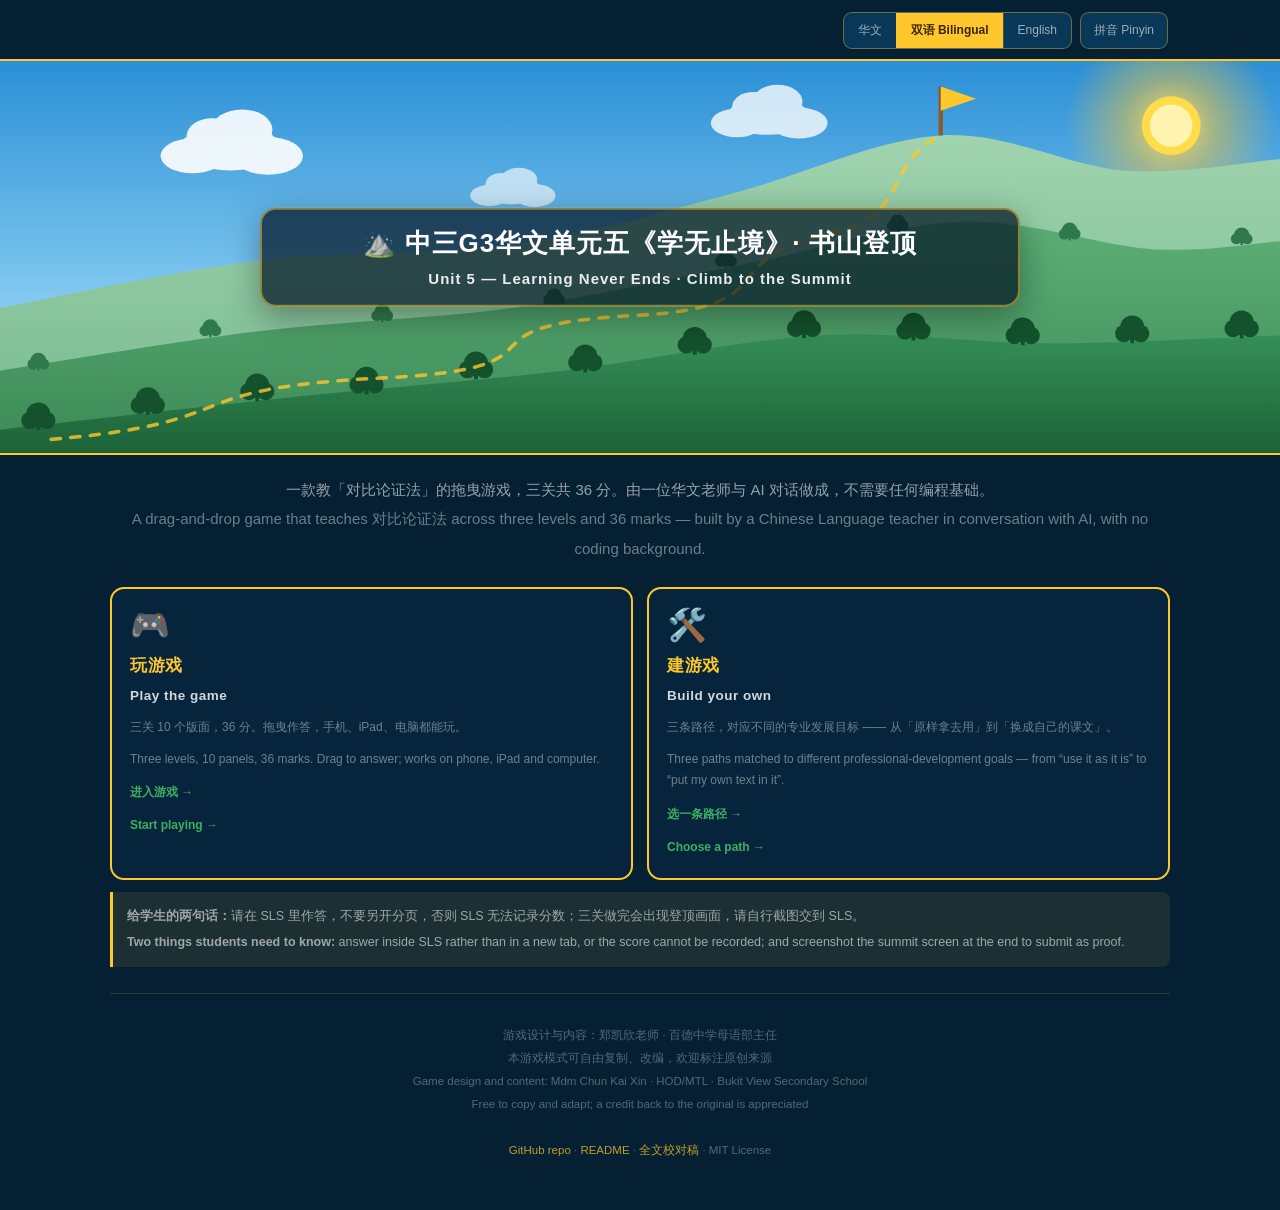
<file: index.html>
<!DOCTYPE html>
<!--
  ════════════════════════════════════════════════
  落地页 ｜ Landing page
  两道门：① 玩游戏  ② 建游戏（内含三条分层路径）
  Two doors: ① play the game  ② build your own (three differentiated paths)

  游戏本身在 game.html；SLS 版在 sls/index.html。
  The game itself is game.html; the SLS build is sls/index.html.

  页头那片山景不是另外画的插图 —— assets/scene.js 是从 game.html 抽出来的，
  所以这里的山、云、太阳，就是学生等一下要爬的那一片。
  The header scenery is not a separate illustration: assets/scene.js is
  extracted from game.html, so these are literally the hills the students climb.
  ════════════════════════════════════════════════
-->
<html lang="zh-Hans">
<head>
<meta charset="utf-8">
<meta name="viewport" content="width=device-width,initial-scale=1">
<title>中三G3华文单元五《学无止境》· 书山登顶 ｜ S3 G3 Chinese Unit 5</title>
<link rel="stylesheet" href="assets/site.css">
<script src="assets/pinyin.js" defer></script>
<script src="assets/scene.js" defer></script>
<script src="assets/site.js" defer></script>
</head>
<body>
<div class="wrap home">
<div id="langbar"></div>
</div>

<div class="scene">
  <div class="art" id="hero"></div>
  <div class="title">
    <span class="zh">⛰️ 中三G3华文单元五《学无止境》· 书山登顶</span>
    <span class="en">Unit 5 — Learning Never Ends · Climb to the Summit</span>
  </div>
</div>

<div class="wrap home">

<div class="intro">
  <p class="zh">一款教「对比论证法」的拖曳游戏，三关共 36 分。由一位华文老师与 AI 对话做成，不需要任何编程基础。</p>
  <p class="en">A drag-and-drop game that teaches 对比论证法 across three levels and 36 marks — built by a Chinese Language teacher in conversation with AI, with no coding background.</p>
</div>

<!-- ══════════ 两道门 ｜ the two doors ══════════ -->
<section id="home" class="section on">
  <div class="doors">
    <a class="door" href="game.html">
      <span class="icon">🎮</span>
      <span class="ttl zh">玩游戏</span>
      <span class="ttl en">Play the game</span>
      <span class="desc zh">三关 10 个版面，36 分。拖曳作答，手机、iPad、电脑都能玩。</span>
      <span class="desc en">Three levels, 10 panels, 36 marks. Drag to answer; works on phone, iPad and computer.</span>
      <span class="go zh">进入游戏 →</span>
      <span class="go en">Start playing →</span>
    </a>

    <button class="door" type="button" onclick="show('build')">
      <span class="icon">🛠️</span>
      <span class="ttl zh">建游戏</span>
      <span class="ttl en">Build your own</span>
      <span class="desc zh">三条路径，对应不同的专业发展目标 —— 从「原样拿去用」到「换成自己的课文」。</span>
      <span class="desc en">Three paths matched to different professional-development goals — from “use it as it is” to “put my own text in it”.</span>
      <span class="go zh">选一条路径 →</span>
      <span class="go en">Choose a path →</span>
    </button>
  </div>

  <div class="note">
    <p class="zh"><b>给学生的两句话：</b>请在 SLS 里作答，不要另开分页，否则 SLS 无法记录分数；三关做完会出现登顶画面，请自行截图交到 SLS。</p>
    <p class="en"><b>Two things students need to know:</b> answer inside SLS rather than in a new tab, or the score cannot be recorded; and screenshot the summit screen at the end to submit as proof.</p>
  </div>
</section>

<!-- ══════════ 三条分层路径 ｜ the three differentiated paths ══════════ -->
<section id="build" class="section">
  <div class="secHead">
    <h2 class="zh">你今天想做到哪一步？</h2>
    <h2 class="en">How far do you want to go today?</h2>
    <p class="zh">三条路径没有难易高下之分，也不必按顺序走。请按自己的专业发展目标选一条，每条都能独立完成。</p>
    <p class="en">The three paths aren’t ranked and don’t run in sequence — pick whichever matches your own goal. Each one stands on its own.</p>
  </div>

  <!-- ══════ 只为了拿压缩档而来的老师 ｜ teachers who came for one file ══════
       回访的老师多半只为一件事：拿那个 zip 去上传 SLS。让他们为此走完一整条路径，是白走的。
       所以压缩档就摆在三条路径上面，路径 1 里那一份留着，给第一次做的人看完整步骤。
       A returning teacher usually wants one thing — the zip, to upload to SLS. Making them
       walk a whole path to reach it is wasted. So it sits above the three paths; the copy
       inside Path 1 stays, for anyone doing it for the first time. -->
  <div class="note">
    <p class="zh"><b>只想拿 SLS 压缩档？</b>已经压好了，不必自己压。下载后直接上传。</p>
    <p class="en"><b>Just here for the SLS archive?</b> It is already packaged — nothing to zip. Download it and upload it as it is.</p>
    <div class="dl">
      <a class="btn" href="unit5sls.zip" download>⬇ unit5sls.zip <span class="sub">直接上传 SLS ｜ upload straight to SLS</span></a>
      <a class="btn ghost" href="tasks/1-use-as-is.html#sls">📄 <span class="zh">上传步骤与常见错误</span><span class="en">Upload steps and the usual mistakes</span></a>
    </div>
  </div>

  <!-- 这一段是拿一整个班的分数换来的，所以放大、放在路径上面，不放在页面深处。
       This paragraph cost a full class's marks, so it is large and sits above the paths,
       not buried somewhere further down the page. -->
  <div class="note warn">
    <p class="zh"><b>上传时一定要选 Question → Free-Response → Interactive Response。</b></p>
    <p class="en"><b>Upload it as Question → Free-Response → Interactive Response.</b></p>
    <p class="zh">选成 <b>Text/Media 是最容易犯、也最难发现的错</b>：游戏照样打得开，学生照样三关做到底，但<b>分数一个都不会记录</b>，教师后台永远是空的 —— 而这件事要等到你去看成绩时才会发现。这是作者自己踩过的坑，一个班的分数。</p>
    <p class="en">Choosing <b>Text/Media is the easy mistake, and the hard one to notice</b>: the game still opens, students still play all three levels through, but <b>not a single mark is recorded</b> and the gradebook stays empty — which you only discover when you go looking for the marks. The author made exactly this mistake, and it cost a class.</p>
    <p class="zh">另外，<b>Maximum Marks 要设成 36</b>（开场画面显示的满分）。留在预设的 0，分数送出了也显示不出来。官方说明：<a href="https://www.learning.moe.edu.sg/teacher-user-guide/author/html5-content-development/" target="_blank" rel="noopener">SLS Teacher User Guide</a>。</p>
    <p class="en">Also set <b>Maximum Marks to 36</b>, the number on the opening screen — left at the default 0, the score is sent but never shown. Official reference: <a href="https://www.learning.moe.edu.sg/teacher-user-guide/author/html5-content-development/" target="_blank" rel="noopener">SLS Teacher User Guide</a>.</p>
  </div>

  <div class="paths">
    <a class="door" href="tasks/1-use-as-is.html">
      <span class="badge zh">路径 1</span>
      <span class="badge en">PATH 1</span>
      <span class="icon">🚀</span>
      <span class="ttl zh">原样拿去用</span>
      <span class="ttl en">Use it as it is</span>
      <span class="desc zh">内容一个字不改，把游戏变成你自己的网址，或上传到 SLS 自动记分。</span>
      <span class="desc en">Change nothing — publish your own copy, or upload the SLS build and let it mark itself.</span>
      <ul>
        <li class="zh">开一个 GitHub 账号（附步骤）</li>
        <li class="en">Create a GitHub account (steps included)</li>
        <li class="zh">复制 repo、开启 Pages</li>
        <li class="en">Copy the repo, switch on Pages</li>
        <li class="zh">上传 SLS，分数进教师后台</li>
        <li class="en">Upload to SLS so scores reach the gradebook</li>
      </ul>
      <span class="go zh">开始 →</span>
      <span class="go en">Start →</span>
    </a>

    <a class="door" href="tasks/2-change-art.html">
      <span class="badge zh">路径 2</span>
      <span class="badge en">PATH 2</span>
      <span class="icon">🎨</span>
      <span class="ttl zh">换角色美术</span>
      <span class="ttl en">Change the artwork</span>
      <span class="desc zh">题目不变，把四个角色换成你们学校的校服，或换掉整片山景。</span>
      <span class="desc en">Keep the questions; swap the four characters for your school’s uniform, or repaint the scenery.</span>
      <ul>
        <li class="zh">用 AI 生成五个动作的角色图</li>
        <li class="en">Generate a 5-pose character with AI</li>
        <li class="zh">跑一行指令拼成贴图</li>
        <li class="en">One command stitches the sheet</li>
        <li class="zh">山形与配色都在一处，改一次全站跟着改</li>
        <li class="en">Hills and palette live in one place and propagate everywhere</li>
      </ul>
      <span class="go zh">开始 →</span>
      <span class="go en">Start →</span>
    </a>

    <a class="door" href="tasks/3-change-questions.html">
      <span class="badge zh">路径 3</span>
      <span class="badge en">PATH 3</span>
      <span class="icon">✍️</span>
      <span class="ttl zh">换成自己的课文</span>
      <span class="ttl en">Put your own text in it</span>
      <span class="desc zh">改题库、改拼音，交给 AI 生成新版本 —— 全程不必碰程序码。</span>
      <span class="desc en">Rewrite the questions and pinyin, and let the AI rebuild the game — without touching any code.</span>
      <ul>
        <li class="zh">下载全文校对稿，看清楚每一题</li>
        <li class="en">Download the proofreading dump and see every item</li>
        <li class="zh">换成你的课文与题目</li>
        <li class="en">Replace with your own text and questions</li>
        <li class="zh">照抄提示语交给 AI</li>
        <li class="en">Paste the ready-made prompt into the AI</li>
      </ul>
      <span class="go zh">开始 →</span>
      <span class="go en">Start →</span>
    </a>
  </div>

  <div class="center">
    <button class="back" type="button" onclick="show('home')">
      <span class="zh">← 回上一页</span><span class="en">← Back</span>
    </button>
  </div>
</section>

<div class="rule"></div>

<footer>
  <div class="zh">游戏设计与内容：郑凯欣老师 · 百德中学母语部主任<br>本游戏模式可自由复制、改编，欢迎标注原创来源</div>
  <div class="en">Game design and content: Mdm Chun Kai Xin · HOD/MTL · Bukit View Secondary School<br>Free to copy and adapt; a credit back to the original is appreciated</div>
  <br>
  <a href="https://github.com/kaixinbuilds/S3G3CLChapter5Revision">GitHub repo</a> ·
  <a href="README.md">README</a> ·
  <a href="docs/全文校对稿.md">全文校对稿</a> ·
  MIT License
</footer>

</div>

<script>
// 两道门之间切换，并把选择记进网址，方便直接分享某一页
// Switch between the doors and mirror the choice in the URL so a path can be linked directly
function show(id){
  document.querySelectorAll('.section').forEach(s=>s.classList.toggle('on',s.id===id));
  history.replaceState(null,'',id==='home'?location.pathname:'#'+id);
  window.scrollTo({top:0,behavior:'smooth'});
}
if(location.hash==='#build')show('build');

// 页头的山景：量好页头的形状再画，转屏或改窗口都重画一次，任何尺寸都不会被裁掉
// The header scenery is painted to the header's measured shape and repainted on
// resize, so it never crops awkwardly at any window size.
window.addEventListener('DOMContentLoaded',function(){
  var hero=document.getElementById('hero'), t=null;
  function paint(){ if(window.fitScene) fitScene(hero); }
  paint();
  window.addEventListener('resize',function(){clearTimeout(t);t=setTimeout(paint,160)});
});
</script>
</body>
</html>
</file>
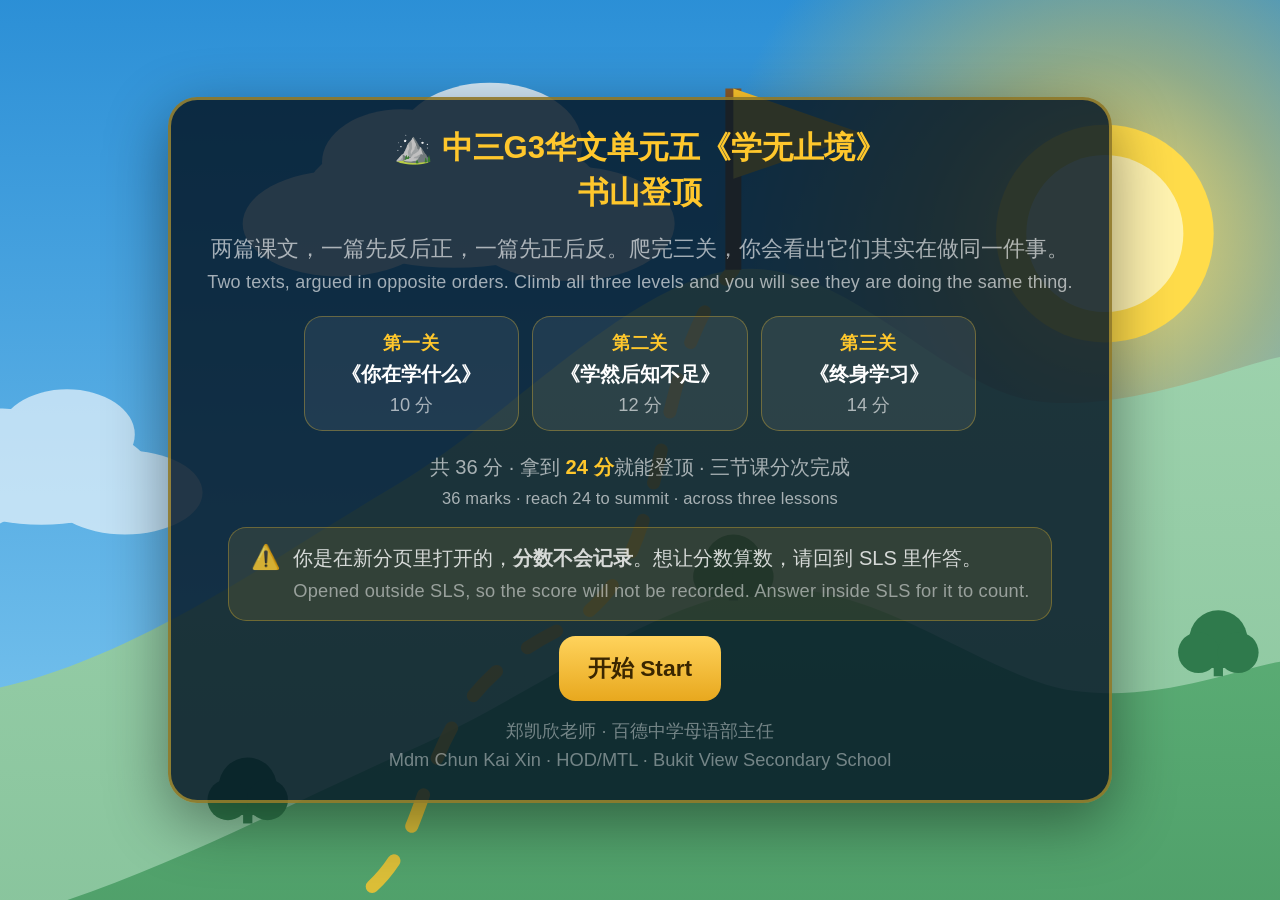
<file: sls/index.html>
<!DOCTYPE html>
<!--
  ══════════════════════════════════════════════════════════════
  单元五《学无止境》· 三关合一 ｜ Unit 5, three levels in one file
  中三 G3 华文 · 对比论证法 ｜ S3 G3 Chinese Language · 对比论证法

  这是「SLS 版」：内嵌 xAPIWrapper，做完自动把分数送进教师后台。
  网页版在 game.html，内容一字不差，只少了记分程式码。
  This is the SLS build: xAPIWrapper embedded, scores land in the gradebook.
  The web build is game.html — identical content, minus the scoring code.

  单一自足档案：没有外部函式库、没有外部字体、没有外部图档。
  SLS 的 sandbox 会挡掉所有对外请求，所以什么都得待在这个档案里。
  Single self-contained file: no external libraries, fonts or images —
  the SLS sandbox blocks every outbound request, so everything lives inline.
  ══════════════════════════════════════════════════════════════
-->
<html lang="zh-Hans">
<head>
<meta charset="utf-8">
<meta name="viewport" content="width=device-width,initial-scale=1">
<title>中三G3华文单元五《学无止境》· 书山登顶 ｜ S3 G3 Chinese Unit 5</title>
<style>
/* ══════════════════════════════════════════════════════
   版面的第一原则：SLS 的 iframe 只有 450px 高。
   所有东西都必须塞进这个高度，而且不能靠上下滚动 ——
   学生拖曳途中版面一跳动，卡片就掉错格子。
   Layout rule #1: the SLS iframe is only 450px tall. Everything has to fit,
   and nothing may reflow mid-drag — a jump while dragging drops the card
   in the wrong slot.
   ══════════════════════════════════════════════════════ */
:root{
  --navy:#062033;
  --panel:rgba(9,52,84,.94);
  --gold:#FFC72C;        /* 校色黄 school yellow */
  --green:#3fae63;       /* 校色绿 school green */
  --blue:#2f8fd0;
  --ink:#fff;
  --dim:rgba(255,255,255,.62);
  --bad:#ff8f8f;
  --slot:rgba(255,255,255,.09);
}
*{box-sizing:border-box;margin:0;padding:0;-webkit-tap-highlight-color:transparent}
html,body{height:100%}
body{
  background:var(--navy);color:var(--ink);overflow:hidden;
  font-family:'PingFang SC','Microsoft YaHei','Heiti SC','SimHei',sans-serif;
  font-size:13px;line-height:1.6;
  -webkit-user-select:none;user-select:none;
  touch-action:manipulation;
  /* 整个版面按窗口大小等比放大，倍率由 fitZoom() 算 ｜ scaled proportionally to the window; fitZoom() sets --z
     高度维持 100% 就好：zoom 之下，百分比高度已经换算过一次，
     再除一次会得到一半大的画面（踩过）。
     Leave the height at 100%: under zoom, percentage heights are already
     resolved in the zoomed space, and dividing again halves the stage. */
  zoom:var(--z,1);
  display:flex;align-items:center;justify-content:center;
}

/* 舞台：固定 450px 高，宽度铺满 ｜ the stage: locked to 450px, full width */
#stage{position:relative;width:100%;height:var(--stageH,100%);min-height:420px;max-height:100%;overflow:hidden;
  display:flex;flex-direction:column}

/* ════════ 双语：英文只用于系统与导航文字 ════════
   学习内容一律只用华文 —— 题目附英译等于直接给答案。
   Bilingual chrome only. Question content stays Chinese-only: an English
   gloss on the content would hand over the answer. */
.en{display:block;font-size:.82em;color:var(--dim);font-weight:400;letter-spacing:.1px}
/* 关掉英文只是把系统与导航的英文收起来 —— 题目本来就只有华文，不受影响。
   Turning English off only hides the chrome and navigation strings; the
   question content was Chinese-only to begin with, so nothing there changes. */
body.noen .en{display:none}

/* ════════ 顶栏 ｜ top bar ════════ */
#top{
  flex:0 0 auto;display:flex;align-items:center;gap:8px;padding:5px 10px;
  background:rgba(4,20,34,.9);border-bottom:1px solid rgba(255,199,44,.28);
}
#top .lv{font-weight:900;color:var(--gold);font-size:12.5px;white-space:nowrap}
#top .prog{font-size:11px;color:var(--dim);white-space:nowrap;overflow:hidden;text-overflow:ellipsis}
#clock{font-size:11.5px;color:var(--dim);font-variant-numeric:tabular-nums;white-space:nowrap}
/* 「不记分」小标：嵌在 SLS 里、但拿不到记分参数时出现（多半是老师在 Module View 预览）。
   这种情况不该弹红色警告 —— 预览本来就不该记分。但也不能默不作声：
   万一学生作答时看到它，那就是真的出事了，老师得看得见。
   The not-scored chip appears when we are embedded in SLS but have no scoring
   parameters — normally a teacher previewing in Module View. That case does not
   deserve a red alarm, since a preview is not meant to score. It does deserve to
   be visible: if a student ever sees this, something is genuinely wrong. */
#noscore{font-size:10.5px;white-space:nowrap;color:#ffd98a;
  background:rgba(255,199,44,.16);border:1px solid rgba(255,199,44,.4);
  border-radius:7px;padding:3px 7px;cursor:help;line-height:1.3}
#noscore .en{display:inline;font-size:9.5px;color:rgba(255,217,138,.75);margin-left:3px}
#noscore .zh-only{display:inline}
body.noen #noscore .zh-only{display:inline}
@media(max-width:620px){#noscore .en{display:none}}
.ibtn{font:inherit;font-size:13px;line-height:1;background:rgba(14,80,132,.85);color:#fff;
  border:1px solid rgba(255,199,44,.4);border-radius:7px;padding:4px 7px;cursor:pointer}
.ibtn.off{opacity:.38}
@media(max-width:620px){#top .prog{display:none}.tbtn{padding:4px 6px;font-size:10.5px}}
#top .sp{flex:1}
.tbtn{
  font:inherit;font-size:11px;font-weight:700;background:rgba(14,80,132,.85);color:#fff;
  border:1px solid rgba(255,199,44,.4);border-radius:7px;padding:4px 9px;cursor:pointer;white-space:nowrap;
}
.tbtn:hover{background:rgba(20,104,168,.95)}
.tbtn[aria-pressed="true"]{background:var(--gold);color:#3a2600;border-color:var(--gold)}
#score{font-weight:900;color:var(--green);font-size:12.5px;white-space:nowrap}

/* ════════ 登山带 ｜ the climbing strip ════════
   完整的山景留给选关画面与登顶画面；关卡里只留这条 52px 的带子，
   把垂直空间让给卡片。人物随进度往山顶走。
   The full mountain is saved for the menu and summit screens. Inside a level
   only this 52px strip remains, so the cards get the vertical space. The
   character walks toward the peak as panels are completed. */
/* 山景占画面上半 —— 学生一眼看得到自己爬到哪里，也让 450px 的框不那么闷
   The scenery takes the top half: the climb is the whole point, and it stops
   a 450px frame from feeling like a spreadsheet. */
#climb{flex:0 0 auto;position:relative;height:42%;overflow:hidden;
  border-bottom:1px solid rgba(255,199,44,.3)}

/* 云慢慢飘，太阳的光晕轻轻呼吸 —— 静止的风景太像一张贴图
   Clouds drift and the sun's halo breathes: a frozen landscape reads as
   wallpaper. Four cloud speeds so they never line up and march in step. */
.cloud{animation:drift 34s ease-in-out infinite alternate}
.cloud.c1{animation-duration:46s;animation-delay:-8s}
.cloud.c2{animation-duration:27s;animation-delay:-14s}
.cloud.c3{animation-duration:52s;animation-delay:-3s}
@keyframes drift{from{transform:translateX(-14px)}to{transform:translateX(26px)}}
.sun{animation:breathe 7s ease-in-out infinite}
@keyframes breathe{0%,100%{opacity:.75}50%{opacity:1}}
/* 学生若在系统里关掉了动画效果，就别再动 ｜ respect a reduced-motion preference */
@media(prefers-reduced-motion:reduce){.cloud,.sun{animation:none}}
#climb svg{position:absolute;inset:0;width:100%;height:100%;display:block}

/* ════════ 场地 ｜ the playfield ════════ */
#field{flex:1 1 auto;position:relative;overflow:hidden;display:flex;flex-direction:column;
  gap:4px;padding:5px 10px 2px;min-height:0}
/* 课本出处 —— 这一班找不到「现在该翻到哪一页」就会卡住，
   所以每个版面都把课文与段落写在画面上，而不是让他们回头猜。
   Where to look in the textbook. This class stalls when it cannot tell which
   page it is meant to be on, so every panel names the text and the paragraph
   on screen rather than leaving it to be guessed. */
#src{flex:0 0 auto;text-align:center;font-size:10.5px;line-height:1.35;
  color:#ffd98a;background:rgba(255,199,44,.12);border:1px solid rgba(255,199,44,.28);
  border-radius:8px;padding:3px 9px;align-self:center;max-width:100%}
#src b{color:var(--gold);font-weight:800}
#src .en{display:inline;font-size:9.5px;color:rgba(255,217,138,.62);margin-right:5px}
#src:empty{display:none}

#tip{flex:0 0 auto;font-size:11px;color:var(--dim);text-align:center;line-height:1.4}
#tip b{color:var(--gold);font-weight:700}
#tip .en{font-size:10px;color:rgba(255,255,255,.44)}

/* 卡片池 ｜ the pool of draggable cards */
#pool{flex:0 1 auto;display:flex;flex-wrap:wrap;gap:5px;justify-content:center;align-content:center;
  padding:5px;border-radius:9px;background:rgba(255,255,255,.05);
  border:1px dashed rgba(255,255,255,.16);min-height:36px;overflow-y:auto}
#pool.empty{display:none}

/* 格子区 ｜ the slots */
#slots{flex:1 1 auto;display:grid;gap:5px;overflow-y:auto;min-height:0;
  align-content:stretch;grid-auto-rows:minmax(44px,1fr);scrollbar-width:thin;
  scrollbar-color:rgba(255,199,44,.35) transparent}
#slots::-webkit-scrollbar,#pool::-webkit-scrollbar{width:5px}
#slots::-webkit-scrollbar-thumb,#pool::-webkit-scrollbar-thumb{
  background:rgba(255,199,44,.35);border-radius:3px}
#slots::-webkit-scrollbar-track,#pool::-webkit-scrollbar-track{background:transparent}
.slot{
  background:var(--slot);border:1.5px dashed rgba(255,255,255,.24);border-radius:9px;
  padding:4px;display:flex;flex-direction:column;gap:3px;min-height:44px;
  transition:background .12s,border-color .12s;
}
.slot .hd{font-size:10.5px;font-weight:800;color:var(--gold);text-align:center;line-height:1.3;padding:0 2px}
.slot .hd small{display:block;font-size:9px;font-weight:400;color:var(--dim)}
.slot.hot{background:rgba(255,199,44,.22);border-color:var(--gold);border-style:solid}
.slot.full{border-style:solid;border-color:rgba(63,174,99,.5)}
.slot .drop{flex:1 1 auto;display:flex;flex-direction:column;gap:3px;justify-content:center;
  align-items:center;min-height:0}
.slot .drop.row{flex-direction:row;flex-wrap:wrap;align-content:center}
.slot .drop.row > .card{flex:1 1 0;min-width:0}
.slot .drop > .card{width:100%}

/* 卡片 ｜ the cards */
.card{
  background:linear-gradient(#0e5084,#0a3a5c);border:1.5px solid rgba(255,199,44,.55);
  border-radius:8px;padding:5px 8px;font-size:11.5px;line-height:1.5;color:#fff;
  cursor:grab;max-width:100%;text-align:center;overflow-wrap:anywhere;
  box-shadow:0 1px 3px rgba(0,0,0,.3);transition:transform .12s,box-shadow .12s;
}
.card:hover{transform:translateY(-1px);box-shadow:0 3px 8px rgba(0,0,0,.4)}
.card.sel{background:linear-gradient(#1a74bb,#0e5084);border-color:var(--gold);
  box-shadow:0 0 0 2px var(--gold),0 3px 10px rgba(0,0,0,.45)}
.card.placed{cursor:default;background:linear-gradient(#0d5a3a,#0a4530);border-color:rgba(63,174,99,.7)}
.card.placed:hover{transform:none;box-shadow:0 1px 3px rgba(0,0,0,.3)}
.card.bad{animation:nope .34s}
@keyframes nope{
  0%,100%{transform:translateX(0)}
  20%{transform:translateX(-6px)}40%{transform:translateX(6px)}
  60%{transform:translateX(-4px)}80%{transform:translateX(4px)}
}
.card.ghost{position:fixed;z-index:99;pointer-events:none;opacity:.94;cursor:grabbing;
  box-shadow:0 8px 22px rgba(0,0,0,.55);transform:scale(1.04)}
.card .mk{font-weight:900;margin-right:3px}
.card.ok .mk{color:#7ff0a8}
.card.no .mk{color:var(--bad)}

/* 选择题与多选题 ｜ single- and multi-select questions */
.qbox{flex:1 1 auto;display:flex;flex-direction:column;justify-content:center;gap:5px;padding:1px 0;
  overflow-y:auto}
.qstem{font-size:12px;font-weight:700;text-align:center;line-height:1.5;padding:0 4px}
.opts{display:flex;flex-direction:column;gap:5px;align-items:center}
.opt{
  width:100%;max-width:560px;font:inherit;font-size:11.5px;line-height:1.5;text-align:left;
  background:rgba(14,80,132,.8);border:1.5px solid rgba(255,199,44,.4);border-radius:9px;
  padding:6px 10px;color:#fff;cursor:pointer;display:flex;align-items:flex-start;gap:8px;
  overflow-wrap:anywhere;
}
.opt .box{margin-top:1px}
.opt:hover{background:rgba(20,104,168,.95)}
.opt .box{flex:0 0 auto;width:15px;height:15px;border:1.5px solid rgba(255,255,255,.6);border-radius:4px;
  display:flex;align-items:center;justify-content:center;font-size:11px;font-weight:900}
.opt.on{background:rgba(255,199,44,.2);border-color:var(--gold)}
.opt.on .box{background:var(--gold);color:#3a2600;border-color:var(--gold)}
.opt.right{background:rgba(63,174,99,.24);border-color:var(--green)}
.opt.wrong{background:rgba(255,110,110,.18);border-color:var(--bad)}

/* ════════ 底栏 ｜ action bar ════════ */
#bar{flex:0 0 auto;display:flex;align-items:center;gap:8px;padding:4px 10px;
  background:rgba(4,20,34,.9);border-top:1px solid rgba(255,199,44,.22);min-height:38px}
#fb{flex:1 1 auto;font-size:11.5px;line-height:1.45;color:var(--dim)}
#fb.good{color:#8ff0b4}
#fb.bad{color:var(--bad)}
.btn{
  font:inherit;font-size:12.5px;font-weight:800;border:none;border-radius:9px;padding:8px 16px;
  background:linear-gradient(#FFD35C,#E8A81E);color:#3a2600;cursor:pointer;white-space:nowrap;
}
.btn:hover{filter:brightness(1.08)}
.btn:disabled{opacity:.4;cursor:default;filter:none}
.btn.ghost{background:rgba(14,80,132,.85);color:#fff;border:1px solid rgba(255,199,44,.4)}

/* ════════ 拼音 ｜ pinyin ════════
   一律人工撰写，存在 RUBY 字典里。不用转换函式库：官方禁用外部函式库，
   而且自动转换必错在多音字上 —— 好学 hào 不是 hǎo，乐在其中 lè 不是 yuè，
   逆水行舟 xíng 不是 háng。在华文课上把拼音标错，比不标更糟。
   Written by hand, stored in the RUBY dictionary. No conversion library:
   external libraries are barred, and auto-conversion always trips on
   heteronyms. A wrong pinyin in a Chinese lesson is worse than none.

   关掉拼音时用 display:none，让 <rt> 完全不占位置。
   本来用的是 visibility:hidden —— 想法是让拼音行一直占着位子，按切换钮时
   版面才不会跳。但 <rt> 隐形却仍然占宽度：「yìng」比「应」宽，
   于是关着拼音的时候，「手机应用」中间硬生生裂开一道缝，
   「策划义工活动」也是。而关着拼音才是预设状态 —— 为了防一个偶发的跳动，
   把常态的中文弄成断字，这笔帐算反了。
   版面跳动改用别的办法防：切换后重新配一次版（fitBand），
   而且拖曳途中直接不让切换 —— 那才是当初真正担心的情况。
   Turning pinyin off now removes <rt> entirely. It used to be hidden with
   visibility, the idea being that the ruby line should always hold its space so
   the layout never jumps on toggle. But an invisible <rt> still occupies WIDTH:
   'yìng' is wider than 应, so with pinyin off a visible gap tore 手机应用 apart,
   and 策划义工活动 with it. Pinyin off is the default state — breaking ordinary
   Chinese apart in the common case to prevent an occasional reflow in the rare
   one is the wrong trade. The reflow is handled where it actually matters
   instead: re-fit after toggling, and refuse to toggle mid-drag. */
ruby{ruby-align:center}
rt{
  font-size:.62em;font-weight:400;color:var(--gold);letter-spacing:0;
  line-height:1.1;
}
body:not(.py) rt{display:none}

/* ════════ 覆盖画面 ｜ overlay screens ════════ */
/* 覆盖画面：山景整片亮着，文字另外放进一个框里。
   以前是整幅画面压暗再放字 —— 字是看清了，风景也一起没了。
   Overlay screens keep the scenery at full brightness and put the text in its
   own panel. Dimming the whole picture to make text legible costs the view. */
.scr{
  position:absolute;inset:0;z-index:20;display:none;flex-direction:column;
  align-items:center;justify-content:center;gap:9px;padding:12px 14px;text-align:center;
  background:#0b3a63;overflow:hidden;
}
.scr.on{display:flex}
.scr .box{
  position:relative;z-index:2;display:flex;flex-direction:column;align-items:center;gap:8px;
  max-width:min(96%,720px);max-height:100%;overflow-y:auto;
  background:rgba(4,22,38,.84);border:2px solid rgba(255,199,44,.5);border-radius:16px;
  padding:14px 20px;box-shadow:0 10px 34px rgba(0,0,0,.42);
  scrollbar-width:thin;scrollbar-color:rgba(255,199,44,.35) transparent;
}
.scr.summit .box{background:rgba(4,22,38,.88);padding:10px 16px;gap:6px}
/* 「还差一点」的框收窄，左下角的人物与右上角的旗子才看得见 ——
   一个在山腰、一个在山顶，那段距离就是这一屏要说的话。
   A narrower panel on the short-of-summit screen, so the character at the lower
   left and the flag at the upper right both stay visible. The distance between
   them is what the screen is saying. */
#scrNear .box{max-width:min(94%,620px)}
.scr h1{font-size:17px;font-weight:900;color:var(--gold);line-height:1.45}
.scr h2{font-size:14px;font-weight:800;color:#fff;line-height:1.5}
.scr p{font-size:12px;color:var(--dim);line-height:1.7;max-width:640px}
.scr p.en{font-size:11px;color:rgba(255,255,255,.44)}
.scr .row{display:flex;gap:9px;flex-wrap:wrap;justify-content:center;align-items:center}

/* 山景铺满整个画面 ｜ the scenery fills the screen behind the panel */
.scene{position:absolute;inset:0;z-index:0}
.scene svg{display:block;width:100%;height:100%}

/* 欢迎画面 —— 任何人打开这个游戏，第一眼看到的就是这里。
   这个组件会上架 SLS 社群资源库给别的老师用，所以第一眼不能是一张错误讯息：
   记分接不上是要讲，但讲法是画面里一行淡淡的提示，不是拦路的红色警告。
   The welcome screen is the first thing anyone sees. This component goes into
   the SLS Community Gallery for other teachers, so the first frame must not be
   an error. A scoring problem still gets said — as a quiet line inside the
   screen, not a red wall in front of it. */
.welcome h1{font-size:clamp(15px,2.6vw,20px);line-height:1.4}
.welcome .sub{font-size:12px;color:rgba(255,255,255,.8);line-height:1.65;max-width:560px}
.lvchips{display:flex;gap:7px;flex-wrap:wrap;justify-content:center;margin:2px 0}
.lvchip{
  background:rgba(255,255,255,.07);border:1px solid rgba(255,199,44,.32);border-radius:10px;
  padding:6px 11px;min-width:118px;
}
.lvchip b{display:block;font-size:10px;color:var(--gold);letter-spacing:.4px}
.lvchip span{display:block;font-size:11px;color:#fff;font-weight:700;margin:2px 0 1px;line-height:1.35}
.lvchip small{display:block;font-size:10px;color:var(--dim)}
/* 最弱的一关标出来 —— 学生盯着看的就是这一格 ｜ the level to go back to */
.lvchip.weak{border-color:#ff9b9b;background:rgba(255,140,140,.16)}
.lvchip.weak b{color:#ffb3b3}
.lvchip.weak small{color:#ffb3b3;font-weight:700}
.credit{font-size:10px;color:rgba(255,255,255,.42);line-height:1.6}

/* 记分状态：一行淡淡的提示，不拦路 ｜ scoring status: a quiet line, never a blocker */
.status{
  display:flex;align-items:flex-start;gap:7px;text-align:left;max-width:580px;
  background:rgba(255,199,44,.1);border:1px solid rgba(255,199,44,.3);border-radius:10px;
  padding:8px 12px;font-size:11px;line-height:1.6;color:rgba(255,255,255,.8);
}
.status .ic{flex:0 0 auto;font-size:13px;line-height:1.3}
.status .en{font-size:10px;color:rgba(255,255,255,.5);margin-top:1px}

/* 开场的两条规矩 ｜ the two house rules on the opening screen */
.rules{text-align:left;background:rgba(255,199,44,.1);border:1px solid rgba(255,199,44,.32);
  border-radius:10px;padding:9px 13px;max-width:600px}
.rules p{font-size:11.5px;line-height:1.65;color:rgba(255,255,255,.82);margin:3px 0}
.rules p b{color:var(--gold)}
.rules .en{font-size:10px;margin-top:1px}

/* 输入 ｜ name and class inputs */
.field{display:flex;flex-direction:column;gap:3px;align-items:flex-start}
.field label{font-size:10.5px;color:var(--dim);font-weight:700}
.field input{
  font:inherit;font-size:13px;background:rgba(255,255,255,.1);color:#fff;
  border:1.5px solid rgba(255,199,44,.45);border-radius:8px;padding:7px 10px;width:170px;
  -webkit-user-select:text;user-select:text;
}
.field input:focus{outline:none;border-color:var(--gold);background:rgba(255,255,255,.16)}

/* 头像选择 ｜ avatar picker */
.avs{display:flex;gap:8px;flex-wrap:wrap;justify-content:center}
.av{
  width:70px;height:96px;border:2px solid rgba(255,255,255,.22);border-radius:11px;
  background:rgba(255,255,255,.07);cursor:pointer;padding:0;position:relative;overflow:hidden;
}
.av i{position:absolute;left:50%;bottom:14px;width:56px;height:70px;transform:translateX(-50%);
  image-rendering:pixelated;display:block}
.av u{position:absolute;left:0;right:0;bottom:2px;font-size:9.5px;font-style:normal;
  text-decoration:none;color:var(--dim);line-height:1.2}
.av.on u{color:var(--gold);font-weight:700}
.av.on{border-color:var(--gold);background:rgba(255,199,44,.2);box-shadow:0 0 0 2px rgba(255,199,44,.35)}

/* 选关 ｜ level select */
.lvs{display:flex;gap:9px;flex-wrap:wrap;justify-content:center}
.lvc{
  width:170px;background:var(--panel);border:2px solid rgba(255,199,44,.5);border-radius:12px;
  padding:11px 10px;cursor:pointer;text-align:center;font:inherit;color:#fff;
  transition:transform .12s,background .12s;
}
.lvc:hover{transform:translateY(-2px);background:rgba(14,80,132,.96)}
.lvc .n{font-size:10px;font-weight:700;color:var(--gold);letter-spacing:.5px}
.lvc .t{font-size:12.5px;font-weight:900;margin:3px 0 4px;line-height:1.4}
.lvc .s{font-size:11px;color:var(--dim)}
.lvc .s b{color:var(--green);font-weight:900}
.lvc.done{border-color:var(--green)}

/* 登顶画面：左边山景，右边成绩单 —— 一张截图就交代得完，不必滚动
   Summit: scenery left, scoreboard right — one screenshot captures the lot */
.summit .cols{display:flex;gap:13px;align-items:stretch;justify-content:center;
  width:100%;max-width:740px}
.summit .pic{flex:1 1 44%;min-width:0;border-radius:12px;overflow:hidden;
  border:2px solid rgba(255,199,44,.5);background:#08294a;min-height:172px}
.summit .pic svg{display:block;width:100%;height:100%}
.summit .sheet{flex:1 1 56%;min-width:0;text-align:left;display:flex;flex-direction:column;
  justify-content:center}
@media(max-width:600px){
  .summit .cols{flex-direction:column;gap:8px;max-width:340px}
  .summit .pic{min-height:96px;flex:0 0 auto}
}

/* 登顶成绩 ｜ the summit scoreboard */
.sheet{
  background:rgba(4,20,34,.86);border:2px solid var(--gold);border-radius:13px;
  padding:11px 18px;display:inline-block;min-width:250px;
}
.sheet .who{font-size:14px;font-weight:900;color:#fff;line-height:1.5}
.sheet .who small{display:block;font-size:10.5px;color:var(--dim);font-weight:400;margin-top:2px}
.sheet table{width:100%;border-collapse:collapse;margin-top:6px}
.sheet td{font-size:11.5px;padding:2px 0;color:var(--dim);text-align:left;white-space:nowrap}
.sheet td.v{text-align:right;color:#fff;font-weight:700;
  font-variant-numeric:tabular-nums;padding-left:10px}
.sheet tr.hd td{font-size:9.5px;color:rgba(255,255,255,.4);font-weight:700;
  border-bottom:1px solid rgba(255,255,255,.14);padding-bottom:3px}
/* 首次那一栏：与「最好」相同就淡下去，不同才亮起来。
   老师扫这张图，想看的就是「哪几关是磨出来的」。
   The first-attempt column dims when it matches the best and lights up when it
   does not: what a teacher scans this for is which levels were ground out. */
.sheet td.same{color:rgba(255,255,255,.42);font-weight:400}
.sheet td.diff{color:#ffd98a}
.sheet tr.tot td.same{color:rgba(255,199,44,.5)}
.sheet tr.tot td.diff{color:#ffd98a}
.sheet tr.hd td.v{color:rgba(255,255,255,.4);font-weight:700}
.sheet tr.tot td{border-top:1px solid rgba(255,199,44,.35);padding-top:4px;font-size:12.5px;
  color:var(--gold);font-weight:900}
.sheet tr.tot td.v{color:var(--gold)}
.sheet .meta{margin-top:7px;padding-top:5px;border-top:1px solid rgba(255,255,255,.1);
  font-size:9.5px;line-height:1.7;color:rgba(255,255,255,.46)}

/* 警告（只在 SLS 版出现）｜ the new-tab warning (SLS build only) */
.warn{background:rgba(255,110,110,.14);border:1.5px solid rgba(255,140,140,.55);border-radius:11px;
  padding:12px 15px;max-width:560px}
.warn h2{color:#ffb3b3}

/* 矮画面（旧 iPad 横放、投影切窗）：山景让一点位置出来 ｜ short screens: the scene yields a little */
@media(max-height:430px){
  #climb{height:clamp(104px,34%,150px)}
  .card{font-size:11px;padding:4px 7px}
  #tip .en{display:none}
}
</style>
<script>
/*! xAPIWrapper v 1.11.0 | Built on 2020-01-29 13:51:08-0500 */

var CryptoJS=(CryptoJS=CryptoJS||function(l){var t={},e=t.lib={},i=e.Base={extend:function(t){n.prototype=this;var e=new n;return t&&e.mixIn(t),e.hasOwnProperty("init")||(e.init=function(){e.$super.init.apply(this,arguments)}),(e.init.prototype=e).$super=this,e},create:function(){var t=this.extend();return t.init.apply(t,arguments),t},init:function(){},mixIn:function(t){for(var e in t)t.hasOwnProperty(e)&&(this[e]=t[e]);t.hasOwnProperty("toString")&&(this.toString=t.toString)},clone:function(){return this.init.prototype.extend(this)}};function n(){}var u=e.WordArray=i.extend({init:function(t,e){t=this.words=t||[],this.sigBytes=null!=e?e:4*t.length},toString:function(t){return(t||o).stringify(this)},concat:function(t){var e=this.words,i=t.words,n=this.sigBytes,r=t.sigBytes;if(this.clamp(),n%4)for(var o=0;o<r;o++){var s=i[o>>>2]>>>24-o%4*8&255;e[n+o>>>2]|=s<<24-(n+o)%4*8}else if(65535<i.length)for(o=0;o<r;o+=4)e[n+o>>>2]=i[o>>>2];else e.push.apply(e,i);return this.sigBytes+=r,this},clamp:function(){var t=this.words,e=this.sigBytes;t[e>>>2]&=4294967295<<32-e%4*8,t.length=l.ceil(e/4)},clone:function(){var t=i.clone.call(this);return t.words=this.words.slice(0),t},random:function(t){for(var e=[],i=0;i<t;i+=4)e.push(4294967296*l.random()|0);return new u.init(e,t)}}),r=t.enc={},o=r.Hex={stringify:function(t){for(var e=t.words,i=t.sigBytes,n=[],r=0;r<i;r++){var o=e[r>>>2]>>>24-r%4*8&255;n.push((o>>>4).toString(16)),n.push((15&o).toString(16))}return n.join("")},parse:function(t){for(var e=t.length,i=[],n=0;n<e;n+=2)i[n>>>3]|=parseInt(t.substr(n,2),16)<<24-n%8*4;return new u.init(i,e/2)}},s=r.Latin1={stringify:function(t){for(var e=t.words,i=t.sigBytes,n=[],r=0;r<i;r++){var o=e[r>>>2]>>>24-r%4*8&255;n.push(String.fromCharCode(o))}return n.join("")},parse:function(t){for(var e=t.length,i=[],n=0;n<e;n++)i[n>>>2]|=(255&t.charCodeAt(n))<<24-n%4*8;return new u.init(i,e)}},a=r.Utf8={stringify:function(t){try{return decodeURIComponent(escape(s.stringify(t)))}catch(t){throw new Error("Malformed UTF-8 data")}},parse:function(t){return s.parse(unescape(encodeURIComponent(t)))}},p=(r.Base64={stringify:function(t){var e=t.words,i=t.sigBytes,n=this._map;t.clamp();for(var r=[],o=0;o<i;o+=3)for(var s=(e[o>>>2]>>>24-o%4*8&255)<<16|(e[o+1>>>2]>>>24-(o+1)%4*8&255)<<8|e[o+2>>>2]>>>24-(o+2)%4*8&255,a=0;a<4&&o+.75*a<i;a++)r.push(n.charAt(s>>>6*(3-a)&63));var p=n.charAt(64);if(p)for(;r.length%4;)r.push(p);return r.join("")},parse:function(t){var e=t.length,i=this._map,n=i.charAt(64);if(n){var r=t.indexOf(n);-1!=r&&(e=r)}for(var o=[],s=0,a=0;a<e;a++)if(a%4){var p=i.indexOf(t.charAt(a-1))<<a%4*2,c=i.indexOf(t.charAt(a))>>>6-a%4*2;o[s>>>2]|=(p|c)<<24-s%4*8,s++}return u.create(o,s)},_map:"ABCDEFGHIJKLMNOPQRSTUVWXYZabcdefghijklmnopqrstuvwxyz0123456789+/="},e.BufferedBlockAlgorithm=i.extend({reset:function(){this._data=new u.init,this._nDataBytes=0},_append:function(t){"string"==typeof t&&(t=a.parse(t)),this._data.concat(t),this._nDataBytes+=t.sigBytes},_process:function(t){var e=this._data,i=e.words,n=e.sigBytes,r=this.blockSize,o=n/(4*r),s=(o=t?l.ceil(o):l.max((0|o)-this._minBufferSize,0))*r,a=l.min(4*s,n);if(s){for(var p=0;p<s;p+=r)this._doProcessBlock(i,p);var c=i.splice(0,s);e.sigBytes-=a}return new u.init(c,a)},clone:function(){var t=i.clone.call(this);return t._data=this._data.clone(),t},_minBufferSize:0})),c=e.Hasher=p.extend({cfg:i.extend(),init:function(t){this.cfg=this.cfg.extend(t),this.reset()},reset:function(){p.reset.call(this),this._doReset()},update:function(t){return this._append(t),this._process(),this},finalize:function(t){return t&&this._append(t),this._doFinalize()},blockSize:16,_createHelper:function(i){return function(t,e){return new i.init(e).finalize(t)}},_createHmacHelper:function(i){return function(t,e){return new d.HMAC.init(i,e).finalize(t)}}}),d=t.algo={},h=[],f=d.SHA1=c.extend({_doReset:function(){this._hash=new u.init([1732584193,4023233417,2562383102,271733878,3285377520])},_doProcessBlock:function(t,e){for(var i=this._hash.words,n=i[0],r=i[1],o=i[2],s=i[3],a=i[4],p=0;p<80;p++){if(p<16)h[p]=0|t[e+p];else{var c=h[p-3]^h[p-8]^h[p-14]^h[p-16];h[p]=c<<1|c>>>31}var l=(n<<5|n>>>27)+a+h[p];l+=p<20?1518500249+(r&o|~r&s):p<40?1859775393+(r^o^s):p<60?(r&o|r&s|o&s)-1894007588:(r^o^s)-899497514,a=s,s=o,o=r<<30|r>>>2,r=n,n=l}i[0]=i[0]+n|0,i[1]=i[1]+r|0,i[2]=i[2]+o|0,i[3]=i[3]+s|0,i[4]=i[4]+a|0},_doFinalize:function(){var t=this._data,e=t.words,i=8*this._nDataBytes,n=8*t.sigBytes;return e[n>>>5]|=128<<24-n%32,e[14+(64+n>>>9<<4)]=l.floor(i/4294967296),e[15+(64+n>>>9<<4)]=i,t.sigBytes=4*e.length,this._process(),this._hash},clone:function(){var t=c.clone.call(this);return t._hash=this._hash.clone(),t}});return t.SHA1=c._createHelper(f),t.HmacSHA1=c._createHmacHelper(f),t}(Math))||function(a){function i(){}var t={},e=t.lib={},n=e.Base={extend:function(t){i.prototype=this;var e=new i;return t&&e.mixIn(t),e.hasOwnProperty("init")||(e.init=function(){e.$super.init.apply(this,arguments)}),(e.init.prototype=e).$super=this,e},create:function(){var t=this.extend();return t.init.apply(t,arguments),t},init:function(){},mixIn:function(t){for(var e in t)t.hasOwnProperty(e)&&(this[e]=t[e]);t.hasOwnProperty("toString")&&(this.toString=t.toString)},clone:function(){return this.init.prototype.extend(this)}},p=e.WordArray=n.extend({init:function(t,e){t=this.words=t||[],this.sigBytes=null!=e?e:4*t.length},toString:function(t){return(t||o).stringify(this)},concat:function(t){var e=this.words,i=t.words,n=this.sigBytes;if(t=t.sigBytes,this.clamp(),n%4)for(var r=0;r<t;r++)e[n+r>>>2]|=(i[r>>>2]>>>24-r%4*8&255)<<24-(n+r)%4*8;else if(65535<i.length)for(r=0;r<t;r+=4)e[n+r>>>2]=i[r>>>2];else e.push.apply(e,i);return this.sigBytes+=t,this},clamp:function(){var t=this.words,e=this.sigBytes;t[e>>>2]&=4294967295<<32-e%4*8,t.length=a.ceil(e/4)},clone:function(){var t=n.clone.call(this);return t.words=this.words.slice(0),t},random:function(t){for(var e=[],i=0;i<t;i+=4)e.push(4294967296*a.random()|0);return new p.init(e,t)}}),r=t.enc={},o=r.Hex={stringify:function(t){var e=t.words;t=t.sigBytes;for(var i=[],n=0;n<t;n++){var r=e[n>>>2]>>>24-n%4*8&255;i.push((r>>>4).toString(16)),i.push((15&r).toString(16))}return i.join("")},parse:function(t){for(var e=t.length,i=[],n=0;n<e;n+=2)i[n>>>3]|=parseInt(t.substr(n,2),16)<<24-n%8*4;return new p.init(i,e/2)}},s=r.Latin1={stringify:function(t){var e=t.words;t=t.sigBytes;for(var i=[],n=0;n<t;n++)i.push(String.fromCharCode(e[n>>>2]>>>24-n%4*8&255));return i.join("")},parse:function(t){for(var e=t.length,i=[],n=0;n<e;n++)i[n>>>2]|=(255&t.charCodeAt(n))<<24-n%4*8;return new p.init(i,e)}},c=r.Utf8={stringify:function(t){try{return decodeURIComponent(escape(s.stringify(t)))}catch(t){throw Error("Malformed UTF-8 data")}},parse:function(t){return s.parse(unescape(encodeURIComponent(t)))}},l=e.BufferedBlockAlgorithm=n.extend({reset:function(){this._data=new p.init,this._nDataBytes=0},_append:function(t){"string"==typeof t&&(t=c.parse(t)),this._data.concat(t),this._nDataBytes+=t.sigBytes},_process:function(t){var e=this._data,i=e.words,n=e.sigBytes,r=this.blockSize,o=n/(4*r);if(t=(o=t?a.ceil(o):a.max((0|o)-this._minBufferSize,0))*r,n=a.min(4*t,n),t){for(var s=0;s<t;s+=r)this._doProcessBlock(i,s);s=i.splice(0,t),e.sigBytes-=n}return new p.init(s,n)},clone:function(){var t=n.clone.call(this);return t._data=this._data.clone(),t},_minBufferSize:0});e.Hasher=l.extend({cfg:n.extend(),init:function(t){this.cfg=this.cfg.extend(t),this.reset()},reset:function(){l.reset.call(this),this._doReset()},update:function(t){return this._append(t),this._process(),this},finalize:function(t){return t&&this._append(t),this._doFinalize()},blockSize:16,_createHelper:function(i){return function(t,e){return new i.init(e).finalize(t)}},_createHmacHelper:function(i){return function(t,e){return new u.HMAC.init(i,e).finalize(t)}}});var u=t.algo={};return t}(Math);function toBase64(t){return CryptoJS&&CryptoJS.enc.Base64?CryptoJS.enc.Base64.stringify(CryptoJS.enc.Latin1.parse(t)):Base64.encode(t)}function toSHA1(t){return CryptoJS&&CryptoJS.SHA1?CryptoJS.SHA1(t).toString():Crypto.util.bytesToHex(Crypto.SHA1(t,{asBytes:!0}))}function toSHA256(t){if("[object ArrayBuffer]"!==Object.prototype.toString.call(t))return CryptoJS.SHA256(t).toString(CryptoJS.enc.Hex);for(var e=new Uint8Array(t),i=[],n=0;n<e.length;n+=4)i.push(e[n]<<24|e[n+1]<<16|e[n+2]<<8|e[n+3]);return CryptoJS.SHA256(CryptoJS.lib.WordArray.create(i,e.length)).toString(CryptoJS.enc.Hex)}function isDate(t){if("[object Date]"===Object.prototype.toString.call(t))var e=t;else e=new Date(t);return"[object Date]"===Object.prototype.toString.call(e)?isNaN(e.valueOf())?(ADL.XAPIWrapper.log("Invalid date String passed"),null):e:(ADL.XAPIWrapper.log("Invalid date object"),null)}!function(r){function t(t){return 4294967296*(t-(0|t))|0}for(var e=CryptoJS,i=(o=e.lib).WordArray,n=o.Hasher,o=e.algo,s=[],f=[],a=2,p=0;p<64;){var c;t:{c=a;for(var l=r.sqrt(c),u=2;u<=l;u++)if(!(c%u)){c=!1;break t}c=!0}c&&(p<8&&(s[p]=t(r.pow(a,.5))),f[p]=t(r.pow(a,1/3)),p++),a++}var g=[];o=o.SHA256=n.extend({_doReset:function(){this._hash=new i.init(s.slice(0))},_doProcessBlock:function(t,e){for(var i=this._hash.words,n=i[0],r=i[1],o=i[2],s=i[3],a=i[4],p=i[5],c=i[6],l=i[7],u=0;u<64;u++){if(u<16)g[u]=0|t[e+u];else{var d=g[u-15],h=g[u-2];g[u]=((d<<25|d>>>7)^(d<<14|d>>>18)^d>>>3)+g[u-7]+((h<<15|h>>>17)^(h<<13|h>>>19)^h>>>10)+g[u-16]}d=l+((a<<26|a>>>6)^(a<<21|a>>>11)^(a<<7|a>>>25))+(a&p^~a&c)+f[u]+g[u],h=((n<<30|n>>>2)^(n<<19|n>>>13)^(n<<10|n>>>22))+(n&r^n&o^r&o),l=c,c=p,p=a,a=s+d|0,s=o,o=r,r=n,n=d+h|0}i[0]=i[0]+n|0,i[1]=i[1]+r|0,i[2]=i[2]+o|0,i[3]=i[3]+s|0,i[4]=i[4]+a|0,i[5]=i[5]+p|0,i[6]=i[6]+c|0,i[7]=i[7]+l|0},_doFinalize:function(){var t=this._data,e=t.words,i=8*this._nDataBytes,n=8*t.sigBytes;return e[n>>>5]|=128<<24-n%32,e[14+(64+n>>>9<<4)]=r.floor(i/4294967296),e[15+(64+n>>>9<<4)]=i,t.sigBytes=4*e.length,this._process(),this._hash},clone:function(){var t=n.clone.call(this);return t._hash=this._hash.clone(),t}});e.SHA256=n._createHelper(o),e.HmacSHA256=n._createHmacHelper(o)}(Math),function(){var c=CryptoJS.enc.Utf8;CryptoJS.algo.HMAC=CryptoJS.lib.Base.extend({init:function(t,e){t=this._hasher=new t.init,"string"==typeof e&&(e=c.parse(e));var i=t.blockSize,n=4*i;e.sigBytes>n&&(e=t.finalize(e)),e.clamp();for(var r=this._oKey=e.clone(),o=this._iKey=e.clone(),s=r.words,a=o.words,p=0;p<i;p++)s[p]^=1549556828,a[p]^=909522486;r.sigBytes=o.sigBytes=n,this.reset()},reset:function(){var t=this._hasher;t.reset(),t.update(this._iKey)},update:function(t){return this._hasher.update(t),this},finalize:function(t){var e=this._hasher;return t=e.finalize(t),e.reset(),e.finalize(this._oKey.clone().concat(t))}})}(),function(t){if(void 0===t.TextEncoder){function p(t,e){if(String.prototype.codePointAt)return t.codePointAt(e);var i=(t=String(t)).length,n=e?Number(e):0;if(n!=n&&(n=0),!(n<0||i<=n)){var r,o=t.charCodeAt(n);return 55296<=o&&o<=56319&&n+1<i&&56320<=(r=t.charCodeAt(n+1))&&r<=57343?1024*(o-55296)+r-56320+65536:o}}function e(t){switch(t=t||"utf8"){case"utf-8":case"utf8":break;default:throw"TextEncoder only supports utf8"}}e.prototype.encode=function(t){for(var e=new Uint8Array(3*t.length),i=-1,n=t.length,r=0;r<n;){var o=p(t,r),s=0,a=0;for(o<=127?a=s=0:o<=2047?(s=6,a=192):o<=65535?(s=12,a=224):o<=2097151&&(s=18,a=240),e[i+=1]=a|o>>s,s-=6;0<=s;)e[i+=1]=128|o>>s&63,s-=6;r+=65536<=o?2:1}return e.subarray(0,i+1)},t.TextEncoder=e}if(void 0===t.TextDecoder){function a(t){if(String.fromCodePoint)return String.fromCodePoint(t);for(var e=[],i="",n=0,r=arguments.length;n!==r;++n){var o=+arguments[n];if(!(o<1114111&&o>>>0===o))throw RangeError("Invalid code point: "+o);16383<=(o<=65535?e.push(o):(o-=65536,e.push(55296+(o>>10),o%1024+56320)))&&(i+=String.fromCharCode.apply(null,e),e.length=0)}return i+String.fromCharCode.apply(null,e)}function i(t){switch(t=t||"utf8"){case"utf-8":case"utf8":break;default:throw"TextDecoder only supports utf8"}}i.prototype.decode=function(t){for(var e="",i=0;i<t.length;){var n=t[i],r=0,o=0;if(n<=127?(r=0,o=255&n):n<=223?(r=1,o=31&n):n<=239?(r=2,o=15&n):n<=244&&(r=3,o=7&n),0<t.length-i-r)for(var s=0;s<r;)o=o<<6|63&(n=t[i+s+1]),s+=1;else o=65533,r=t.length-i;e+=a(o),i+=r+1}return e},t.TextDecoder=i}}(this),(window.ADL=window.ADL||{}).activityTypes={assessment:"http://adlnet.gov/expapi/activities/assessment",attempt:"http://adlnet.gov/expapi/activities/attempt",course:"http://adlnet.gov/expapi/activities/course",file:"http://adlnet.gov/expapi/activities/file",cmiInteraction:"http://adlnet.gov/expapi/activities/cmi.interaction",interaction:"http://adlnet.gov/expapi/activities/interaction",lesson:"http://adlnet.gov/expapi/activities/lesson",link:"http://adlnet.gov/expapi/activities/link",media:"http://adlnet.gov/expapi/activities/media",meeting:"http://adlnet.gov/expapi/activities/meeting",module:"http://adlnet.gov/expapi/activities/module",objective:"http://adlnet.gov/expapi/activities/objective",performance:"http://adlnet.gov/expapi/activities/performance",profile:"http://adlnet.gov/expapi/activities/profile",question:"http://adlnet.gov/expapi/activities/question",simulation:"http://adlnet.gov/expapi/activities/simulation"},(window.ADL=window.ADL||{}).verbs={abandoned:{id:"https://w3id.org/xapi/adl/verbs/abandoned",display:{"en-US":"abandoned"}},answered:{id:"http://adlnet.gov/expapi/verbs/answered",display:{"de-DE":"beantwortete","en-US":"answered","fr-FR":"a répondu","es-ES":"contestó","ar-AR":"أجاب"}},asked:{id:"http://adlnet.gov/expapi/verbs/asked",display:{"de-DE":"fragte","en-US":"asked","fr-FR":"a demandé","es-ES":"preguntó","ar-AR":"طلب"}},attempted:{id:"http://adlnet.gov/expapi/verbs/attempted",display:{"de-DE":"versuchte","en-US":"attempted","fr-FR":"a essayé","es-ES":"intentó","ar-AR":"حاول"}},attended:{id:"http://adlnet.gov/expapi/verbs/attended",display:{"de-DE":"nahm teil an","en-US":"attended","fr-FR":"a suivi","es-ES":"asistió","ar-AR":"حضر"}},commented:{id:"http://adlnet.gov/expapi/verbs/commented",display:{"de-DE":"kommentierte","en-US":"commented","fr-FR":"a commenté","es-ES":"comentó","ar-AR":"علق"}},completed:{id:"http://adlnet.gov/expapi/verbs/completed",display:{"de-DE":"beendete","en-US":"completed","fr-FR":"a terminé","es-ES":"completó","ar-AR":"أكمل"}},exited:{id:"http://adlnet.gov/expapi/verbs/exited",display:{"de-DE":"verließ","en-US":"exited","fr-FR":"a quitté","es-ES":"salió","ar-AR":"خرج"}},experienced:{id:"http://adlnet.gov/expapi/verbs/experienced",display:{"de-DE":"erlebte","en-US":"experienced","fr-FR":"a éprouvé","es-ES":"experimentó","ar-AR":"شاهد"}},failed:{id:"http://adlnet.gov/expapi/verbs/failed",display:{"de-DE":"verfehlte","en-US":"failed","fr-FR":"a échoué","es-ES":"fracasó","ar-AR":"فشل"}},imported:{id:"http://adlnet.gov/expapi/verbs/imported",display:{"de-DE":"importierte","en-US":"imported","fr-FR":"a importé","es-ES":"importó","ar-AR":"مستورد"}},initialized:{id:"http://adlnet.gov/expapi/verbs/initialized",display:{"de-DE":"initialisierte","en-US":"initialized","fr-FR":"a initialisé","es-ES":"inicializó","ar-AR":"بدأ"}},interacted:{id:"http://adlnet.gov/expapi/verbs/interacted",display:{"de-DE":"interagierte","en-US":"interacted","fr-FR":"a interagi","es-ES":"interactuó","ar-AR":"تفاعل"}},launched:{id:"http://adlnet.gov/expapi/verbs/launched",display:{"de-DE":"startete","en-US":"launched","fr-FR":"a lancé","es-ES":"lanzó","ar-AR":"أطلق"}},mastered:{id:"http://adlnet.gov/expapi/verbs/mastered",display:{"de-DE":"meisterte","en-US":"mastered","fr-FR":"a maîtrisé","es-ES":"dominó","ar-AR":"أتقن"}},passed:{id:"http://adlnet.gov/expapi/verbs/passed",display:{"de-DE":"bestand","en-US":"passed","fr-FR":"a réussi","es-ES":"aprobó","ar-AR":"نجح"}},preferred:{id:"http://adlnet.gov/expapi/verbs/preferred",display:{"de-DE":"bevorzugte","en-US":"preferred","fr-FR":"a préféré","es-ES":"prefirió","ar-AR":"فضل"}},progressed:{id:"http://adlnet.gov/expapi/verbs/progressed",display:{"de-DE":"machte Fortschritt mit","en-US":"progressed","fr-FR":"a progressé","es-ES":"progresó","ar-AR":"تقدم"}},registered:{id:"http://adlnet.gov/expapi/verbs/registered",display:{"de-DE":"registrierte","en-US":"registered","fr-FR":"a enregistré","es-ES":"registró","ar-AR":"سجل"}},responded:{id:"http://adlnet.gov/expapi/verbs/responded",display:{"de-DE":"reagierte","en-US":"responded","fr-FR":"a répondu","es-ES":"respondió","ar-AR":"استجاب"}},resumed:{id:"http://adlnet.gov/expapi/verbs/resumed",display:{"de-DE":"setzte fort","en-US":"resumed","fr-FR":"a repris","es-ES":"continuó","ar-AR":"استأنف"}},satisfied:{id:"https://w3id.org/xapi/adl/verbs/satisfied",display:{"de-DE":"befriedigt","en-US":"satisfied","fr-FR":"satisfaite","es-ES":"satisfecho","ar-AR":"راض"}},scored:{id:"http://adlnet.gov/expapi/verbs/scored",display:{"de-DE":"erreichte","en-US":"scored","fr-FR":"a marqué","es-ES":"anotó","ar-AR":"سحل النقاط"}},shared:{id:"http://adlnet.gov/expapi/verbs/shared",display:{"de-DE":"teilte","en-US":"shared","fr-FR":"a partagé","es-ES":"compartió","ar-AR":"شارك"}},suspended:{id:"http://adlnet.gov/expapi/verbs/suspended",display:{"de-DE":"pausierte","en-US":"suspended","fr-FR":"a suspendu","es-ES":"aplazó","ar-AR":"علق"}},terminated:{id:"http://adlnet.gov/expapi/verbs/terminated",display:{"de-DE":"beendete","en-US":"terminated","fr-FR":"a terminé","es-ES":"terminó","ar-AR":"أنهى"}},voided:{id:"http://adlnet.gov/expapi/verbs/voided",display:{"de-DE":"entwertete","en-US":"voided","fr-FR":"a annulé","es-ES":"anuló","ar-AR":"فرغ"}},waived:{id:"https://w3id.org/xapi/adl/verbs/waived",display:{"de-DE":"verzichtet","en-US":"waived","fr-FR":"renoncé","es-ES":"renunciado","ar-AR":"تخلى"}}},Date.prototype.toISOString||function(){function t(t){var e=String(t);return 1===e.length&&(e="0"+e),e}Date.prototype.toISOString=function(){return this.getUTCFullYear()+"-"+t(this.getUTCMonth()+1)+"-"+t(this.getUTCDate())+"T"+t(this.getUTCHours())+":"+t(this.getUTCMinutes())+":"+t(this.getUTCSeconds())+"."+String((this.getUTCMilliseconds()/1e3).toFixed(3)).slice(2,5)+"Z"}}(),function(_){u.debug=!1;function t(t,e){function i(t){var e=document.createElement("a");if(e.href=t,e.protocol&&e.host)return e.protocol+"//"+e.host;if(e.href){var i=e.href.split("//");return i[0]+"//"+i[1].substr(0,i[1].indexOf("/"))}_.XAPIWrapper.log("Couldn't create base url from endpoint: "+t)}function n(t,e,i){t.auth="Basic "+toBase64(e+":"+i)}this.lrs=function(t){var e,i,n=["endpoint","auth","actor","registration","activity_id","grouping","activity_platform"],r=new Object;if(void 0!==(e=function(){var t,e,i,n,r;for(t=window.location.search.substr(1),e=t.split("&"),r={},n=0;n<e.length;n++)2===(i=e[n].split("=")).length&&i[0]&&(r[i[0]]=decodeURIComponent(i[1]));return r}())&&0!==Object.keys(e).length){for(var o=0;o<n.length;o++)e[i=n[o]]&&(r[i]=e[i],delete e[i]);r=a(t,r)}else r=t;return r}(t||{}),this.lrs.user&&this.lrs.password&&n(this.lrs,this.lrs.user,this.lrs.password),this.base=i(this.lrs.endpoint),this.withCredentials=!1,t&&void 0!==t.withCredentials&&(this.withCredentials=t.withCredentials),this.strictCallbacks=!1,this.strictCallbacks=t&&t.strictCallbacks,e&&r.call(this)&&window.ADL.XHR_request(this.lrs,this.lrs.endpoint+"about","GET",null,null,function(t){if(200==t.status)try{var e=JSON.parse(t.response),i=!1;for(var n in e.version)if(e.version.hasOwnProperty(n)&&e.version[n]==_.XAPIWrapper.xapiVersion){i=!0;break}i||_.XAPIWrapper.log("The lrs version ["+e.version+"] does not match this wrapper's XAPI version ["+_.XAPIWrapper.xapiVersion+"]")}catch(t){_.XAPIWrapper.log("The response was not an about object")}else _.XAPIWrapper.log("The request to get information about the LRS failed: "+t)},null,!1,null,this.withCredentials,!1),this.searchParams=function(){return{format:"exact"}},this.hash=function(t){if(!t)return null;try{return toSHA1(t)}catch(t){return _.XAPIWrapper.log("Error trying to hash -- "+t),null}},this.changeConfig=function(t){try{_.XAPIWrapper.log("updating lrs object with new configuration"),this.lrs=a(this.lrs,t),t.user&&t.password&&this.updateAuth(this.lrs,t.user,t.password),this.base=i(this.lrs.endpoint),this.withCredentials=t.withCredentials,this.strictCallbacks=t.strictCallbacks}catch(t){_.XAPIWrapper.log("error while changing configuration -- "+t)}},this.updateAuth=n}var e,i=((e={endpoint:"http://localhost:8000/xapi/"}).auth="Basic "+toBase64("tom:1234"),e);function r(){try{return null!=this.lrs.endpoint&&""!=this.lrs.endpoint}catch(t){return!1}}function u(t){if(!u.debug)return!1;try{return console.log(t),!0}catch(t){return!1}}function a(e,i){for(var n in i)if(0!=i.hasOwnProperty(n)){u(n+" : "+i[n]);try{i[n].constructor==Object?e[n]=a(e[n],i[n]):(null==e&&(e=new Object),e[n]=i[n])}catch(t){null==e&&(e=new Object),e[n]=i[n]}}return e}t.prototype.xapiVersion="1.0.1",t.prototype.prepareStatement=function(t){void 0===t.actor?t.actor=JSON.parse(this.lrs.actor):"string"==typeof t.actor&&(t.actor=JSON.parse(t.actor)),(this.lrs.grouping||this.lrs.registration||this.lrs.activity_platform)&&(t.context||(t.context={})),this.lrs.grouping&&(t.context.contextActivities||(t.context.contextActivities={}),Array.isArray(t.context.contextActivities.grouping)?t.context.contextActivities.grouping.splice(0,0,{id:this.lrs.grouping}):t.context.contextActivities.grouping=[{id:this.lrs.grouping}]),this.lrs.registration&&(t.context.registration=this.lrs.registration),this.lrs.activity_platform&&(t.context.platform=this.lrs.activity_platform)},t.prototype.testConfig=r,t.prototype.log=u,t.prototype.defaultEncoding="utf-8",t.prototype.sendStatement=function(t,e,i){if(this.testConfig()){var n;this.prepareStatement(t),t.id?n=t.id:(n=_.ruuid(),t.id=n);var r=JSON.stringify(t),o=null;i&&0<i.length&&(o={},r=this.buildMultipartPost(t,i,o));var s=_.XHR_request(this.lrs,this.lrs.endpoint+"statements","POST",r,this.lrs.auth,e,{id:n},null,o,this.withCredentials,this.strictCallbacks);if(!e)return{xhr:s,id:n}}},t.prototype.stringToArrayBuffer=function(t,e){return e=e||_.XAPIWrapper.defaultEncoding,new TextEncoder(e).encode(t).buffer},t.prototype.stringFromArrayBuffer=function(t,e){return e=e||_.XAPIWrapper.defaultEncoding,new TextDecoder(e).decode(t)},t.prototype.buildMultipartPost=function(t,e,i){t.attachments=[];for(var n=0;n<e.length;n++)"signature"==e[n].type&&(e[n].type={usageType:"http://adlnet.gov/expapi/attachments/signature",display:{"en-US":"A JWT signature"},description:{"en-US":"A signature proving the statement was not modified"},contentType:"application/octet-stream"}),"string"==typeof e[n].value&&(e[n].value=this.stringToArrayBuffer(e[n].value)),e[n].type.length=e[n].value.byteLength,e[n].type.sha2=toSHA256(e[n].value),t.attachments.push(e[n].type);var r=[],o=(Math.random()+" ").substring(2,10)+(Math.random()+" ").substring(2,10);i["Content-Type"]="multipart/mixed; boundary="+o;var s="\r\n",a=["--"+o,"Content-Type: application/json",'Content-Disposition: form-data; name="statement"',"",JSON.stringify(t)].join(s)+s;for(var n in r.push(a),e)if(e.hasOwnProperty(n)){var p=["--"+o,"Content-Type: "+e[n].type.contentType,"Content-Transfer-Encoding: binary","X-Experience-API-Hash: "+e[n].type.sha2].join(s)+s+s;r.push(p),r.push(e[n].value)}return r.push(s+"--"+o+"--"+s),new Blob(r)},t.prototype.sendStatements=function(t,e){if(this.testConfig()){for(var i in t)t.hasOwnProperty(i)&&this.prepareStatement(t[i]);var n=_.XHR_request(this.lrs,this.lrs.endpoint+"statements","POST",JSON.stringify(t),this.lrs.auth,e,null,!1,null,this.withCredentials,this.strictCallbacks);if(!e)return n}},t.prototype.getStatements=function(t,e,i){if(this.testConfig()){var n=this.lrs.endpoint+"statements";if(e)n=this.base+e;else{var r=new Array;for(s in t)if(t.hasOwnProperty(s))if("until"==s||"since"==s){var o=new Date(t[s]);r.push(s+"="+encodeURIComponent(o.toISOString()))}else r.push(s+"="+encodeURIComponent(t[s]));0<r.length&&(n=n+"?"+r.join("&"))}var a=_.XHR_request(this.lrs,n,"GET",null,this.lrs.auth,i,null,!1,null,this.withCredentials,this.strictCallbacks);if(void 0===a||404==a.status)return null;try{return JSON.parse(a.response)}catch(t){return a.response}}},t.prototype.getActivities=function(t,e){if(this.testConfig()){var i=this.lrs.endpoint+"activities?activityId=<activityid>";i=i.replace("<activityid>",encodeURIComponent(t));var n=_.XHR_request(this.lrs,i,"GET",null,this.lrs.auth,e,null,!0,null,this.withCredentials,this.strictCallbacks);if(void 0===n||404==n.status)return null;try{return JSON.parse(n.response)}catch(t){return n.response}}},t.prototype.sendState=function(t,e,i,n,r,o,s,a){if(this.testConfig()){var p=this.lrs.endpoint+"activities/state?activityId=<activity ID>&agent=<agent>&stateId=<stateid>";p=(p=(p=p.replace("<activity ID>",encodeURIComponent(t))).replace("<agent>",encodeURIComponent(JSON.stringify(e)))).replace("<stateid>",encodeURIComponent(i)),n&&(p+="&registration="+encodeURIComponent(n));var c=null;o&&s?u("Can't have both If-Match and If-None-Match"):o?c={"If-Match":_.formatHash(o)}:s&&(c={"If-None-Match":_.formatHash(s)});var l="PUT";if(!r)return this.log("No activity state was included."),!1;r instanceof Array?(r=JSON.stringify(r),(c=c||{})["Content-Type"]="application/json"):r instanceof Object?(r=JSON.stringify(r),(c=c||{})["Content-Type"]="application/json",l="POST"):(c=c||{})["Content-Type"]="application/octet-stream",_.XHR_request(this.lrs,p,l,r,this.lrs.auth,a,null,null,c,this.withCredentials,this.strictCallbacks)}},t.prototype.getState=function(t,e,i,n,r,o){if(this.testConfig()){var s=this.lrs.endpoint+"activities/state?activityId=<activity ID>&agent=<agent>";s=(s=s.replace("<activity ID>",encodeURIComponent(t))).replace("<agent>",encodeURIComponent(JSON.stringify(e))),i&&(s+="&stateId="+encodeURIComponent(i)),n&&(s+="&registration="+encodeURIComponent(n)),r&&null!=(r=isDate(r))&&(s+="&since="+encodeURIComponent(r.toISOString()));var a=_.XHR_request(this.lrs,s,"GET",null,this.lrs.auth,o,null,!0,null,this.withCredentials,this.strictCallbacks);if(void 0===a||404==a.status)return null;try{return JSON.parse(a.response)}catch(t){return a.response}}},t.prototype.deleteState=function(t,e,i,n,r,o,s){if(this.testConfig()){var a=this.lrs.endpoint+"activities/state?activityId=<activity ID>&agent=<agent>&stateId=<stateid>";a=(a=(a=a.replace("<activity ID>",encodeURIComponent(t))).replace("<agent>",encodeURIComponent(JSON.stringify(e)))).replace("<stateid>",encodeURIComponent(i)),n&&(a+="&registration="+encodeURIComponent(n));var p=null;r&&o?u("Can't have both If-Match and If-None-Match"):r?p={"If-Match":_.formatHash(r)}:o&&(p={"If-None-Match":_.formatHash(o)});var c=_.XHR_request(this.lrs,a,"DELETE",null,this.lrs.auth,s,null,!1,p,this.withCredentials,this.strictCallbacks);if(void 0===c||404==c.status)return null;try{return JSON.parse(c.response)}catch(t){return c}}},t.prototype.sendActivityProfile=function(t,e,i,n,r,o){if(this.testConfig()){var s=this.lrs.endpoint+"activities/profile?activityId=<activity ID>&profileId=<profileid>";s=(s=s.replace("<activity ID>",encodeURIComponent(t))).replace("<profileid>",encodeURIComponent(e));var a=null;n&&r?u("Can't have both If-Match and If-None-Match"):n?a={"If-Match":_.formatHash(n)}:r&&(a={"If-None-Match":_.formatHash(r)});var p="PUT";if(!i)return this.log("No activity profile was included."),!1;i instanceof Array?(i=JSON.stringify(i),(a=a||{})["Content-Type"]="application/json"):i instanceof Object?(i=JSON.stringify(i),(a=a||{})["Content-Type"]="application/json",p="POST"):(a=a||{})["Content-Type"]="application/octet-stream",_.XHR_request(this.lrs,s,p,i,this.lrs.auth,o,null,!1,a,this.withCredentials,this.strictCallbacks)}},t.prototype.getActivityProfile=function(t,e,i,n){if(this.testConfig()){var r=this.lrs.endpoint+"activities/profile?activityId=<activity ID>";r=r.replace("<activity ID>",encodeURIComponent(t)),e&&(r+="&profileId="+encodeURIComponent(e)),i&&null!=(i=isDate(i))&&(r+="&since="+encodeURIComponent(i.toISOString()));var o=_.XHR_request(this.lrs,r,"GET",null,this.lrs.auth,n,null,!0,null,this.withCredentials,this.strictCallbacks);if(void 0===o||404==o.status)return null;try{return JSON.parse(o.response)}catch(t){return o.response}}},t.prototype.deleteActivityProfile=function(t,e,i,n,r){if(this.testConfig()){var o=this.lrs.endpoint+"activities/profile?activityId=<activity ID>&profileId=<profileid>";o=(o=o.replace("<activity ID>",encodeURIComponent(t))).replace("<profileid>",encodeURIComponent(e));var s=null;i&&n?u("Can't have both If-Match and If-None-Match"):i?s={"If-Match":_.formatHash(i)}:n&&(s={"If-None-Match":_.formatHash(n)});var a=_.XHR_request(this.lrs,o,"DELETE",null,this.lrs.auth,r,null,!1,s,this.withCredentials,this.strictCallbacks);if(void 0===a||404==a.status)return null;try{return JSON.parse(a.response)}catch(t){return a}}},t.prototype.getAgents=function(t,e){if(this.testConfig()){var i=this.lrs.endpoint+"agents?agent=<agent>";i=i.replace("<agent>",encodeURIComponent(JSON.stringify(t)));var n=_.XHR_request(this.lrs,i,"GET",null,this.lrs.auth,e,null,!0,null,this.withCredentials,this.strictCallbacks);if(void 0===n||404==n.status)return null;try{return JSON.parse(n.response)}catch(t){return n.response}}},t.prototype.sendAgentProfile=function(t,e,i,n,r,o){if(this.testConfig()){var s=this.lrs.endpoint+"agents/profile?agent=<agent>&profileId=<profileid>";s=(s=s.replace("<agent>",encodeURIComponent(JSON.stringify(t)))).replace("<profileid>",encodeURIComponent(e));var a=null;n&&r?u("Can't have both If-Match and If-None-Match"):n?a={"If-Match":_.formatHash(n)}:r&&(a={"If-None-Match":_.formatHash(r)});var p="PUT";if(!i)return this.log("No agent profile was included."),!1;i instanceof Array?(i=JSON.stringify(i),(a=a||{})["Content-Type"]="application/json"):i instanceof Object?(i=JSON.stringify(i),(a=a||{})["Content-Type"]="application/json",p="POST"):(a=a||{})["Content-Type"]="application/octet-stream",_.XHR_request(this.lrs,s,p,i,this.lrs.auth,o,null,!1,a,this.withCredentials,this.strictCallbacks)}},t.prototype.getAgentProfile=function(t,e,i,n){if(this.testConfig()){var r=this.lrs.endpoint+"agents/profile?agent=<agent>";r=(r=r.replace("<agent>",encodeURIComponent(JSON.stringify(t)))).replace("<profileid>",encodeURIComponent(e)),e&&(r+="&profileId="+encodeURIComponent(e)),i&&null!=(i=isDate(i))&&(r+="&since="+encodeURIComponent(i.toISOString()));var o=_.XHR_request(this.lrs,r,"GET",null,this.lrs.auth,n,null,!0,null,this.withCredentials,this.strictCallbacks);if(void 0===o||404==o.status)return null;try{return JSON.parse(o.response)}catch(t){return o.response}}},t.prototype.deleteAgentProfile=function(t,e,i,n,r){if(this.testConfig()){var o=this.lrs.endpoint+"agents/profile?agent=<agent>&profileId=<profileid>";o=(o=o.replace("<agent>",encodeURIComponent(JSON.stringify(t)))).replace("<profileid>",encodeURIComponent(e));var s=null;i&&n?u("Can't have both If-Match and If-None-Match"):i?s={"If-Match":_.formatHash(i)}:n&&(s={"If-None-Match":_.formatHash(n)});var a=_.XHR_request(this.lrs,o,"DELETE",null,this.lrs.auth,r,null,!1,s,this.withCredentials,this.strictCallbacks);if(void 0===a||404==a.status)return null;try{return JSON.parse(a.response)}catch(t){return a}}},_.ruuid=function(){return"xxxxxxxx-xxxx-4xxx-yxxx-xxxxxxxxxxxx".replace(/[xy]/g,function(t){var e=16*Math.random()|0;return("x"==t?e:3&e|8).toString(16)})},_.dateFromISOString=function(t){var e=t.match(new RegExp("([0-9]{4})(-([0-9]{2})(-([0-9]{2})([T| ]([0-9]{2}):([0-9]{2})(:([0-9]{2})(.([0-9]+))?)?(Z|(([-+])([0-9]{2}):([0-9]{2})))?)?)?)?")),i=0,n=new Date(e[1],0,1);e[3]&&n.setMonth(e[3]-1),e[5]&&n.setDate(e[5]),e[7]&&n.setHours(e[7]),e[8]&&n.setMinutes(e[8]),e[10]&&n.setSeconds(e[10]),e[12]&&n.setMilliseconds(1e3*Number("0."+e[12])),e[14]&&(i=60*Number(e[16])+Number(e[17]),i*="-"==e[15]?1:-1),i-=n.getTimezoneOffset(),time=Number(n)+60*i*1e3;var r=new Date;return r.setTime(Number(time)),r},_.XHR_request=function(t,n,r,e,i,o,s,a,p,c,l){"use strict";var u,d,h,f,g,v,y=!1,m=!1,S=!1,b=n.toLowerCase().match(/^(.+):\/\/([^:\/]*):?(\d+)?(\/.*)?$/),w=window.location,x={"Content-Type":"application/json"};if(x.Authorization=i,x["X-Experience-API-Version"]=_.XAPIWrapper.xapiVersion,null!==p)for(var C in p)p.hasOwnProperty(C)&&(x[C]=p[C]);if(m=(m=w.protocol.toLowerCase()!==b[1]||w.hostname.toLowerCase()!==b[2])||(null===b[3]?"http"===b[1]?"80":"443":b[3])===w.port,null!==t&&void 0!==t.extended){for(g in f=new Array,t.extended)f.push(g+"="+encodeURIComponent(t.extended[g]));0<f.length&&(n+=(-1<n.indexOf("?")?"&":"?")+f.join("&"))}var A,I,R=window.XDomainRequest&&window.XMLHttpRequest&&void 0===(new XMLHttpRequest).responseType;if(m&&void 0!==R&&!1!==R)S=!0,d=function(t,e,i,n){var r=e,o=new Array,s=r.indexOf("?");if(0<s&&(o.push(r.substr(s+1)),r=r.substr(0,s)),r=r+"?method="+t,null!==i)for(var a in i)i.hasOwnProperty(a)&&o.push(a+"="+encodeURIComponent(i[a]));return null!==n&&o.push("content="+encodeURIComponent(n)),{method:"POST",url:r,headers:{},data:o.join("&")}}(r,n,x,e),(u=new XDomainRequest).open(d.method,d.url);else for(var C in(u=new XMLHttpRequest).withCredentials=c,u.open(r,n,null!=o),x)u.setRequestHeader(C,x[C]);function T(){if(y)return h;y=!0;var t=a&&404===u.status;if(!(void 0===u.status||200<=u.status&&u.status<400||t)){var e;try{e="There was a problem communicating with the Learning Record Store. ( "+u.status+" | "+u.response+" )"+n}catch(t){e=t.toString()}return _.XAPIWrapper.log(e),_.xhrRequestOnError(u,r,n,o,s,l),h=u}if(!o)return h=u;if(s)l?o(null,u,s):o(u,s);else{var i;try{i=JSON.parse(u.responseText)}catch(t){i=u.responseText}l?o(null,u,i):o(u,i)}}if(u.onreadystatechange=function(){if(4===u.readyState)return T()},u.onload=T,u.onerror=T,u.send(S?d.data:e),!o){if(S)for(v=1e3+new Date;new Date<v&&4!==u.readyState&&!y;)A=void 0,A=new XMLHttpRequest,I=window.location+"?forcenocache="+_.ruuid(),A.open("GET",I,!1),A.send(null);return T()}},_.xhrRequestOnError=function(e,t,i,n,r,o){if(n&&o){var s,a=e?e.status:void 0;if(s=a?new Error("Request error: "+e.status):0===a||null===a?new Error("Request error: aborted"):new Error("Reqeust error: unknown"),r)n(s,e,r);else{var p;try{p=JSON.parse(e.responseText)}catch(t){p=e.responseText}n(s,e,p)}}},_.formatHash=function(t){return"*"===t?t:'"'+t+'"'},_.XAPIWrapper=new t(i,!1)}(window.ADL=window.ADL||{}),function(s){function r(t,e){var i=e.split("."),n=i[0];return e=i.slice(1).join("."),t[n]||(/\[\]$/.test(n)?(n=n.slice(0,-2),Array.isArray(t[n])||(t[n]=[])):t[n]={}),e?r(t[n],e):t[n]}function n(t,e,i,n){if(t&&t.actor&&t.verb&&t.object){var r=t;for(var o in r)"actor"!=o&&"verb"!=o&&"object"!=o&&(this[o]=r[o]);t=r.actor,e=r.verb,i=r.object}t?t instanceof a?this.actor=t:"Agent"!==t.objectType&&t.objectType?"Group"===t.objectType&&(this.actor=new p(t)):this.actor=new a(t):this.actor=null,this.verb=e?e instanceof c?e:new c(e):null,i?"Activity"!==i.objectType&&i.objectType?"Agent"===i.objectType?this.object=i instanceof a?i:new a(i):"Group"===i.objectType?this.object=i instanceof p?i:new p(i):"StatementRef"===i.objectType?this.object=i instanceof u?i:new u(i):"SubStatement"===i.objectType?this.object=i instanceof d?i:new d(i):this.object=null:this.object=i instanceof l?i:new l(i):this.object=null,n&&(this.result=n),this.generateId=function(){this.id=s.ruuid()}}n.prototype.toString=function(){return this.actor.toString()+" "+this.verb.toString()+" "+this.object.toString()+" "+this.result.toString()},n.prototype.isValid=function(){return this.actor&&this.actor.isValid()&&this.verb&&this.verb.isValid()&&this.object&&this.object.isValid()&&this.result&&this.result.isValid()},n.prototype.generateRegistration=function(){r(this,"context").registration=s.ruuid()},n.prototype.addParentActivity=function(t){r(this,"context.contextActivities.parent[]").push(new l(t))},n.prototype.addGroupingActivity=function(t){r(this,"context.contextActivities.grouping[]").push(new l(t))},n.prototype.addOtherContextActivity=function(t){r(this,"context.contextActivities.other[]").push(new l(t))};var a=function(t,e){if(this.objectType="Agent",this.name=e,t&&(t.mbox||t.mbox_sha1sum||t.openid||t.account))for(var i in t)this[i]=t[i];else/^mailto:/.test(t)?this.mbox=t:/^[0-9a-f]{40}$/i.test(t)?this.mbox_sha1sum=t:/^http[s]?:/.test(t)?this.openid=t:t&&t.homePage&&t.name&&(this.account=t)};a.prototype.toString=function(){return this.name||this.mbox||this.openid||this.mbox_sha1sum||this.account.name},a.prototype.isValid=function(){return this.mbox||this.mbox_sha1sum||this.openid||this.account.homePage&&this.account.name||"Group"===this.objectType&&this.member};var p=function(t,e,i){a.call(this,t,i),this.member=e,this.objectType="Group"};p.prototype=new a;var c=function(t,e){if(t&&t.id)for(var i in t)this[i]=t[i];else this.id=t,e&&("string"==typeof e||e instanceof String?this.display={"en-US":e}:this.display=e)};c.prototype.toString=function(){return this.display&&(this.display["en-US"]||this.display.en)?this.display["en-US"]||this.display.en:this.id},c.prototype.isValid=function(){return this.id};var l=function(t,e,i){if(t&&t.id){var n=t;for(var r in n)this[r]=n[r]}else this.objectType="Activity",this.id=t,(e||i)&&(this.definition={},"string"==typeof e||e instanceof String?this.definition.name={"en-US":e}:e&&(this.definition.name=e),"string"==typeof i||i instanceof String?this.definition.description={"en-US":i}:i&&(this.definition.description=i))};l.prototype.toString=function(){return this.definition&&this.definition.name&&(this.definition.name["en-US"]||this.definition.name.en)?this.definition.name["en-US"]||this.definition.name.en:this.id},l.prototype.isValid=function(){return this.id&&(!this.objectType||"Activity"===this.objectType)};var u=function(t){if(t&&t.id)for(var e in t)this[e]=t[e];else this.objectType="StatementRef",this.id=t};u.prototype.toString=function(){return"statement("+this.id+")"},u.prototype.isValid=function(){return this.id&&this.objectType&&"StatementRef"===this.objectType};var d=function(t,e,i){n.call(this,t,e,i),this.objectType="SubStatement",delete this.id,delete this.stored,delete this.version,delete this.authority};d.prototype=new n,d.prototype.toString=function(){return'"'+d.prototype.prototype.toString.call(this)+'"'},n.Agent=a,n.Group=p,n.Verb=c,n.Activity=l,n.StatementRef=u,n.SubStatement=d,s.XAPIStatement=n}(window.ADL=window.ADL||{}),function(t){var a=t,e=!1;"undefined"!=typeof window&&(a=window.ADL=t.ADL||{},e=!0);function n(t){if("SubStatement"===t.objectType&&"SubStatement"!==t.object.objectType&&!(t.id||t.stored||t.version||t.authority))return a.xapiutil.getActorId(t.actor)+":"+a.xapiutil.getVerbDisplay(t.verb)+":"+a.xapiutil.getObjectId(t.object)}a.xapiutil={},a.xapiutil.getLang=function(){var t;if("undefined"!=typeof navigator)t=navigator.language||navigator.browserLanguage||navigator.systemLanguage||navigator.userLanguage;else if("undefined"!=typeof process&&void 0!==process.env&&void 0!==process.env.LANG){var e=process.env.LANG;t=(t=e.slice(0,e.indexOf("."))).replace(/_/,"-")}return t||"en-US"},a.xapiutil.getLangVal=function(t){if(t&&0!=Object.keys(t).length){for(var e,i=a.xapiutil.getLang(),n=!1;t[i]?(e=t[i],n=!0):i.indexOf("-")&&(i=i.substring(0,i.lastIndexOf("-"))),!n&&""!==i;);return e}},a.xapiutil.getMoreStatements=function(n,r,o){if(!e)throw new Error("Node not supported.");var s=[];a.XAPIWrapper.getStatements(o,null,function t(e){if(e&&e.response){var i=JSON.parse(e.response);i.statements&&(s=s.concat(i.statements),n--<=0?r(s):i.more&&""!==i.more?a.XAPIWrapper.getStatements(o,i.more,t):""===i.more&&r(s))}})},a.xapiutil.getActorId=function(t){return t.mbox||t.openid||t.mbox_sha1sum||t.account},a.xapiutil.getActorIdString=function(t){var e=t.mbox||t.openid||t.mbox_sha1sum;return e=e||(t.account?t.account.homePage+":"+t.account.name:t.member?"Anon Group "+t.member:"unknown")},a.xapiutil.getActorDisplay=function(t){return t.name||a.xapiutil.getActorIdString(t)},a.xapiutil.getVerbDisplay=function(t){if(t)return t.display&&a.xapiutil.getLangVal(t.display)||t.id},a.xapiutil.getObjectType=function(t){return t.objectType||(t.id?"Activity":"Agent")},a.xapiutil.getObjectId=function(t){if(t.id)return t.id;var e=a.xapiutil.getObjectType(t);return"Agent"===e||"Group"===e?a.xapiutil.getActorId(t):void 0},a.xapiutil.getObjectIdString=function(t){if(!t)return"unknown";if(t.id)return t.id;var e=a.xapiutil.getObjectType(t);return"Agent"===e||"Group"===e?a.xapiutil.getActorIdString(t):"SubStatement"==e?n(t):"unknown"},a.xapiutil.getObjectDisplay=function(t){if(!t)return"unknown";var e=function(t){if(t.definition&&t.definition.name)return a.xapiutil.getLangVal(t.definition.name)}(t)||t.name||t.id;if(!e){var i=a.xapiutil.getObjectType(t);"Agent"===i||"Group"==i?e=a.xapiutil.getActorDisplay(t):"SubStatement"==i&&(e=n(t))}return e}}(this),function(){var u=window.ADL=window.ADL||{};function d(t){for(var e=window.location.search.substring(1).split("&"),i=0;i<e.length;i++){var n=e[i].split("=");if(decodeURIComponent(n[0])==t)return decodeURIComponent(n[1])}}function h(t){var e="xAPILaunchKey="+d("xAPILaunchKey")+"&xAPILaunchService="+d("xAPILaunchService");d("encrypted")&&(e+="&encrypted=true");for(var i=0;i<t.length;i++){var n=t[i],r=n.href,o=n.attributes.getNamedItem("courselink");o&&"true"==o.value&&(r=-1<r.indexOf("?")?r+"&"+e:r+"?"+e,n.href=r)}}u.launch=function s(a,p,c){var n;n=a,a=function(){var i=arguments;window.setTimeout(function(){for(var t=[],e=0;e<i.length;e++)t.push(i[e]);n.apply(window,t)},0)};try{var r=d("xAPILaunchKey"),o=d("xAPILaunchService");if(d("encrypted"),s.terminate=function(t){var e=new URL(o);e.pathname+="launch/"+r+"/terminate";var i=new XMLHttpRequest;i.withCredentials=!0,i.crossDomain=!0,i.open("POST",e.toString(),!1),i.setRequestHeader("Content-type","application/json"),i.send(JSON.stringify({code:0,description:t||"User closed content"}))},!r||!o)return a("invalid launch parameters");var t=new URL(o);t.pathname+="launch/"+r;var l=new XMLHttpRequest;l.withCredentials=!0,l.crossDomain=!0,l.onerror=function(t){window.setTimeout(function(){return a(t)})},l.onload=function(t){if(200!==l.status)return l.onerror(l.responseText);var e=JSON.parse(l.responseText),i=e,n={};n.endpoint=i.endpoint,n.actor=i.actor,n.withCredentials=!0,n.strictCallbacks=c||!1,window.onunload=function(){p&&s.terminate("User closed content")};var r,o=new u.XAPIWrapper.constructor;return o.changeConfig(n),h(document.body.querySelectorAll("a")),r=document.body,new MutationObserver(function(t){t.forEach(function(t){for(var e in t.addedNodes)t.addedNodes.hasOwnProperty(e)&&t.addedNodes[e].constructor==HTMLAnchorElement&&h([t.addedNodes[e]])})}).observe(r,{attributes:!0,childList:!0,subtree:!0}),a(null,e,o)},l.open("POST",t.toString(),!0),l.send()}catch(t){a(t)}}}();
//# sourceMappingURL=xapiwrapper.min.js.map

</script>
</head>
<body>
<div id="stage">

  <!-- ══ 顶栏 ｜ top bar ══ -->
  <div id="top">
    <span class="lv" id="lvName">第一关</span>
    <span class="prog" id="prog"></span>
    <span class="sp"></span>
    <span id="noscore" hidden>ⓘ <span class="zh-only">预览 · 不记分</span><span class="en">Preview — not scored</span></span>
    <span id="clock">⏱ 00:00</span>
    <span id="score">0 / 0</span>
    <button class="tbtn" id="enBtn" type="button" aria-pressed="true">EN</button>
    <button class="tbtn" id="pyBtn" type="button" aria-pressed="false">拼音 Pinyin</button>
    <button class="ibtn" id="sndBtn" type="button" title="音效 Sound">🔊</button>
    <button class="ibtn" id="bgmBtn" type="button" title="音乐 Music">🎵</button>
    <button class="tbtn" id="menuBtn" type="button">选关 Levels</button>
  </div>

  <!-- ══ 登山带 ｜ climbing strip ══ -->
  <div id="climb"></div>

  <!-- ══ 场地 ｜ playfield ══ -->
  <div id="field">
    <div id="src"></div>
    <div id="tip"></div>
    <div id="pool"></div>
    <div id="slots"></div>
  </div>

  <!-- ══ 底栏 ｜ action bar ══ -->
  <div id="bar">
    <span id="fb"></span>
    <button class="btn" id="goBtn" type="button">下一步 Next</button>
  </div>

  <!-- ══ 覆盖画面 ｜ overlay screens ══ -->
  <div class="scr" id="scrWelcome"></div>
  <div class="scr" id="scrName"></div>
  <div class="scr" id="scrAv"></div>
  <div class="scr" id="scrMenu"></div>
  <div class="scr" id="scrDone"></div>
  <div class="scr" id="scrNear"></div>
  <div class="scr summit" id="scrTop"></div>
</div>

<script>
"use strict";
/* ══════════════════════════════════════════════════════════════
   一、拼音字典 ｜ 1. THE PINYIN DICTIONARY
   方案甲：只标课本已注音的词语，与课本保持一致，撰写量也可控。
   （方案乙＝全文逐字注音，450px 画面内视觉负担太重，未采用。）
   Plan A: annotate only the words the textbook itself annotates — consistent
   with the book and a manageable amount of hand-writing. (Plan B, annotating
   every character, was too visually heavy for a 450px frame.)

   要改：在这里加一行就好，全游戏的卡片、题干、格子标题都会自动跟着标。
   To change: add one line here; every card, stem and slot header follows.
   ══════════════════════════════════════════════════════════════ */
/* ▼▼▼ PINYIN-START ▼▼▼  tools/build-pinyin.py 会把这一段抽出去给网页用
   Extracted by tools/build-pinyin.py for the website — edit here only. */
const RUBY = {
  /* —— 课本注音词语 ｜ words annotated in the textbook —— */
  '雄鹰':'xióng yīng','渺小':'miǎo xiǎo','寓言':'yù yán','奥妙':'ào miào',
  '浅尝辄止':'qiǎn cháng zhé zhǐ','哲学':'zhé xué','比喻':'bǐ yù','热忱':'rè chén',
  '持之以恒':'chí zhī yǐ héng','清澈':'qīng chè','干涸':'gān hé','浇灌':'jiāo guàn',
  '楷模':'kǎi mó','孜孜不倦':'zī zī bù juàn','敷衍':'fū yǎn','淘汰':'táo tài',
  '佐证':'zuǒ zhèng','平庸':'píng yōng','阶段':'jiē duàn','同侪':'tóng chái',
  '撰写':'zhuàn xiě','筹备':'chóu bèi','募捐':'mù juān','实践':'shí jiàn',
  '震撼':'zhèn hàn','循规蹈矩':'xún guī dǎo jǔ','融会贯通':'róng huì guàn tōng',
  '腼腆':'miǎn tiǎn','咨询':'zī xún','分析':'fēn xī','桨':'jiǎng','岂':'qǐ',

  /* —— 多音字：自动转换一定错在这几个上 ｜ heteronyms: where auto-conversion always fails —— */
  '好学':'hào xué',                 /* 不是 hǎo ｜ not hǎo */
  '乐在其中':'lè zài qí zhōng',      /* 不是 yuè ｜ not yuè */
  '逆水行舟':'nì shuǐ xíng zhōu',    /* 不是 háng ｜ not háng */
  '虚心请教':'xū xīn qǐng jiào',     /* 不是 jiāo ｜ not jiāo */
  '应用':'yìng yòng',                /* 不是 yīng ｜ not yīng */
  '差不多':'chà bu duō',             /* 不是 chā ｜ not chā */
  '兴趣':'xìng qù',                  /* 不是 xīng ｜ not xīng */

  /* —— 人名与专名 ｜ names —— */
  '芝诺':'zhī nuò','朱熹':'zhū xī','鲁迅':'lǔ xùn','笛卡尔':'dí kǎ ěr',
  '方仲永':'fāng zhòng yǒng','李光耀':'lǐ guāng yào','楚国':'chǔ guó',

  /* —— 本单元反复出现的语文术语与成语 ｜ recurring terms and idioms —— */
  '反问句':'fǎn wèn jù','排比':'pái bǐ','论证':'lùn zhèng','引论':'yǐn lùn',
  '本论':'běn lùn','结论':'jié lùn','论点':'lùn diǎn','手足无措':'shǒu zú wú cuò',
  '骄傲自满':'jiāo ào zì mǎn','死记硬背':'sǐ jì yìng bèi','纸上谈兵':'zhǐ shàng tán bīng',
  '天资聪颖':'tiān zī cōng yǐng','赞叹':'zàn tàn','夸耀':'kuā yào','软技能':'ruǎn jì néng',
  '实习':'shí xí','义工':'yì gōng','策划':'cè huà','讲座':'jiǎng zuò','精明':'jīng míng',
  '增广见闻':'zēng guǎng jiàn wén','律师':'lǜ shī','总理':'zǒng lǐ','刻苦攻读':'kè kǔ gōng dú'
};
/* 长词优先，免得「好学」被「学」之类的短词抢先切开
   Longest-first, so 好学 isn't broken apart by a shorter key */
const RUBY_RE = new RegExp(Object.keys(RUBY).sort((a,b)=>b.length-a.length).join('|'),'g');

/* 把词语包成 <ruby>，一个汉字配一个音节 ｜ wrap a word as <ruby>, one syllable per character */
function zh(s){
  return String(s).replace(RUBY_RE, function(w){
    const py = RUBY[w].split(' ');
    if(py.length !== w.length) return w;        // 音节数对不上就不标 ｜ mismatch: leave it alone
    let out = '<ruby>';
    for(let i=0;i<w.length;i++) out += w[i] + '<rt>' + py[i] + '</rt>';
    return out + '</ruby>';
  });
}

/* ▲▲▲ PINYIN-END ▲▲▲ */

/* ══════════════════════════════════════════════════════════════
   二、题库 ｜ 2. THE QUESTION BANK
   来源：单元五 HTML 游戏题库（2026-08-24 审阅稿）
   每张可放的卡片 1 分，选择题 1 分。<b>满分不写死</b>，由题库算出来 ——
   删一个版面就少几分，画面、送进 SLS 的分数、评语门槛全部自动跟着改。
   （所以上传 SLS 时的 Maximum Marks 要照开场画面显示的满分设。）
   Source: the Unit 5 reviewed question bank (2026-08-24).
   One mark per placeable card, one per choice question. The maximum is NOT
   hard-coded: it is computed from the bank, so removing a panel updates the
   display, the score sent to SLS and the feedback thresholds together. (Set the
   SLS component's Maximum Marks to whatever the opening screen shows.)

   版面型别 ｜ Panel kinds
     slots  —— 把卡片拖进格子；卡片的 s 是正确格子的编号，s:-1 是干扰项
               drag cards into slots; card.s = correct slot index, s:-1 = distractor
     multi  —— 多选，全对才得分 ｜ multi-select, all-or-nothing
     choice —— 三选一 ｜ single choice
   ══════════════════════════════════════════════════════════════ */

/* 第一关的五位受访者，两个版面共用 ｜ the five interviewees, shared by both panels */
const PEOPLE = [
  {t:'林杰',   sub:'6岁'},
  {t:'黄心慧', sub:'15岁 · 中学生'},
  {t:'张可云', sub:'20岁 · 大学生'},
  {t:'李宝树', sub:'40岁 · 工程师'},
  {t:'陈月春', sub:'76岁 · 退休人士'}
];

const LEVELS = [
{
  n:'第一关', t:'生活空间《你在学什么》', cols:5,
  panels:[
    { k:'slots', cols:5, hd:'学习的内容', src:'生活空间《你在学什么》· 课本表格',
      tip:{zh:'五位受访者在学什么？把答案拖到对的格子里。',
           en:'What is each person learning? Drag each answer into the right box.'},
      slots:PEOPLE, cap:1,
      cards:[
        {t:'画画、音乐和游戏',       s:0},
        {t:'学校科目和策划义工活动', s:1},
        {t:'实习经验和软技能',       s:2},
        {t:'最新科技和数据分析',     s:3},
        {t:'手机应用和兴趣课程',     s:4}
      ],
      /* 这一栏各人差异明显，是送分项 —— 用意是让学生先有成功经验
         Deliberately easy: the five answers barely overlap. The point is to
         bank a success before the hard panel. */
      e:'五个人的年龄从 6 岁到 76 岁，学的东西完全不同 —— 这就是「学无止境」的第一层意思。'
    },
    { k:'slots', cols:5, hd:'对学习的看法', src:'生活空间《你在学什么》· 课本表格',
      tip:{zh:'他们怎么<b>看待</b>学习？把答案拖到对的格子里，这一栏要看得仔细一点。',
           en:'How does each of them see learning? Drag each answer into the right box — read carefully.'},
      slots:PEOPLE, cap:1,
      cards:[
        {t:'学习是很好玩的事',                   s:0},
        {t:'压力虽大，却乐在其中',               s:1},
        {t:'不能死记硬背，要灵活运用、勇于发问', s:2},
        {t:'不能骄傲自满，要跟上时代',           s:3},
        {t:'活到老，学到老',                     s:4}
      ],
      /* 难度刻意集中在这一栏。预设两组混淆：
         林杰「好玩」／黄心慧「乐在其中」，张可云／李宝树都谈「不能停下」。
         The difficulty sits here on purpose, with two built-in confusion pairs. */
      e:'「很好玩」与「乐在其中」不一样：六岁的林杰是觉得有趣，中学生黄心慧是压力之下仍然享受。'
    }
  ]
},
{
  n:'第二关', t:'核心《学然后知不足》',
  panels:[
    { k:'slots', cols:2, hd:'正反例子与论点', src:'核心《学然后知不足》· 第2至3段',
      tip:{zh:'例子在前，论点在后。哪一个是<b>反面</b>例子，哪一个是<b>正面</b>例子？',
           en:'Sort the two examples, then put each claim under the example that proves it.'},
      slots:[{t:'反面例子',sub:'第2段'},{t:'正面例子',sub:'第3段'}], cap:2,
      cards:[
        {t:'楚国人学划船',                             s:0},
        {t:'学习不能浅尝辄止，否则遇到困难便手足无措', s:0},
        {t:'芝诺画圆',                                 s:1},
        {t:'越是深入学习，越能感到自己掌握的知识有限', s:1}
      ],
      e:'《学然后知不足》是<b>先反后正</b>：第2段用楚国人从反面证明，第3段用芝诺从正面证明。'
    },
    { k:'slots', cols:2, hd:'反问句判断', src:'核心《学然后知不足》· 阅读放大镜',
      tip:{zh:'反问句<b>答案就藏在问句里</b>，不需要回答。哪几句是？',
           en:'A rhetorical question already contains its own answer. Which are which?'},
      slots:[{t:'是反问句'},{t:'不是反问句'}], cap:4,
      cards:[
        {t:'不努力哪里会有收获？不学习怎么会有知识？',                     s:0},
        {t:'凡事只要差不多就好了，何必太精明呢？',                         s:0},
        {t:'人生就像一场盛大的演出，我们如何在这场演出中找准自己的位置呢？', s:1},
        {t:'如果无法坚持到底，又怎么会能够克服重重困难并取得成功呢？',     s:0}
      ],
      /* ［存疑］第三句是四题中唯一的否定项，也是本版面的鉴别点：它是真疑问，
         答案并未暗含。「如何……呢」句式易被误判，题库中已请第二位老师复核。
         FLAGGED for a second reader: the third sentence is the only negative
         item and the discriminator — a genuine question, not a rhetorical one. */
      e:'「哪里」「怎么」「何必」都带着答案。第三句的「如何……呢」是<b>真的在问</b>，作者接下来才回答，所以不是反问句。'
    },
    { k:'slots', cols:3, hd:'篇章结构 · 本论', src:'核心《学然后知不足》· 全文五段',
      tip:{zh:'引论（第1段）与结论（第5段）已填好，请排出中间三段。',
           en:'The introduction and conclusion are filled in. Place the three middle paragraphs.'},
      slots:[{t:'第2段'},{t:'第3段'},{t:'第4段'}], cap:1,
      cards:[
        {t:'举楚国人学划船的例子，从反面证明学习不能浅尝辄止',   s:0},
        {t:'举芝诺画圆的例子，从正面证明深入学习才会意识到自己的不足', s:1},
        {t:'引用鲁迅和笛卡尔的话，证明要永不满足、不断进取',     s:2}
      ],
      e:'本论三段：一反、一正、再引用。三段各司其职，合起来才撑得住结论。'
    },
    { k:'choice', hd:'第1段的修辞手法', src:'核心《学然后知不足》· 第1段',
      tip:{zh:'第1段连举雄鹰、小河、青蛙三个例子。',
           en:'Paragraph 1 lines up three images in a row.'},
      q:'第1段连举雄鹰、小河、青蛙三例，用的是什么修辞手法？',
      opts:['排比', '比喻', '拟人', '夸张'],
      a:0,
      /* 「比喻」留作干扰项：它是最像的那个错答案，选它的学生看到的是
         单个句子里的比方，没看到三句<b>连着排开</b>这件事。
         比喻 is kept as the distractor because it is the closest wrong answer:
         a student who picks it is seeing the individual images and missing the
         thing that matters here — that three parallel clauses run in a row. */
      e:'三个例子句式相同、连着排开，这是<b>排比</b>。'
    }
  ]
},
{
  n:'第三关', t:'巩固《终身学习》',
  panels:[
    { k:'slots', cols:2, hd:'正反例子与论点', src:'巩固《终身学习》· 第2至3段',
      tip:{zh:'和第二关一样的做法 —— 但请留意，<b>正反的位置换了</b>。',
           en:'Same task as Level 2 — but notice the two sides have swapped.'},
      slots:[{t:'正面例子',sub:'第2段'},{t:'反面例子',sub:'第3段'}], cap:2,
      cards:[
        {t:'李光耀先生',                           s:0},
        {t:'不断学习才能持续进步，不被时代淘汰',   s:0},
        {t:'方仲永',                               s:1},
        {t:'即使天赋很高，停止学习也无法持续进步', s:1}
      ],
      e:'《终身学习》是<b>先正后反</b>，与《学然后知不足》刚好相反。两篇都在做同一件事：<b>对比</b>。'
    },
    { k:'slots', cols:1, flow:'row', hd:'李光耀先生的好学表现', need:3, src:'巩固《终身学习》· 第2段',
      tip:{zh:'从哪些方面可以看出李光耀先生的好学？拖<b>三张</b>进证据框。',
           en:'Drag the THREE cards that show his love of learning into the box.'},
      slots:[{t:'证据',sub:'三项'}], cap:3,
      cards:[
        {t:'年轻时刻苦攻读，成为出色的律师',           s:0},
        {t:'成为总理后公务繁忙，仍不断学习各种知识和技能', s:0},
        {t:'到了晚年也从未停止学习，从不敷衍了事',     s:0},
        {t:'小小年纪写的诗就令人赞叹不已',             s:-1},
        {t:'由父亲带着四处拜访，夸耀才能',             s:-1},
        {t:'天资聪颖，不必刻意努力',                   s:-1}
      ],
      /* 三个干扰项全部取自方仲永：把两个正反例子混为一谈的学生才会中招。
         比随意编造的干扰项更有诊断价值。
         All three distractors are 方仲永's, so only a student who has merged
         the two examples falls for them — a diagnostic distractor, not a filler. */
      e:'三个干扰项全是<b>方仲永</b>的事 —— 一正一反两个例子，不能混为一谈。'
    },
    { k:'slots', cols:1, flow:'row', hd:'怎样具备终身学习的精神', need:4, src:'巩固《终身学习》· 第5段',
      tip:{zh:'第5段告诉我们该怎么做。拖<b>四张</b>正确的进框。',
           en:'Paragraph 5 says how. Drag the FOUR correct cards into the box.'},
      slots:[{t:'该怎么做',sub:'四项'}], cap:4,
      cards:[
        {t:'先确定学习的目标',                   s:0},
        {t:'通过阅读增广见闻',                   s:0},
        {t:'与别人多多交流，向有经验的人虚心请教', s:0},
        {t:'从学习的本质出发，享受学习带来的乐趣', s:0},
        {t:'停留在纸上谈兵',                     s:-1},
        {t:'只着眼于眼前的利益',                 s:-1}
      ],
      e:'两个干扰项都是第5段<b>明白反对</b>的：「不能纸上谈兵」「不应只着眼于眼前的利益」。'
    },
    { k:'slots', cols:3, hd:'篇章结构 · 本论', src:'巩固《终身学习》· 全文六段',
      tip:{zh:'引论（第1段）与结论（第6段）已填好，请排出中间三张。',
           en:'The introduction and conclusion are filled in. Place the three middle cards.'},
      slots:[{t:'第2段'},{t:'第3段'},{t:'第4至5段'}], cap:1,
      cards:[
        {t:'举李光耀先生的例子，从正面证明终身学习才能不断进步', s:0},
        {t:'举方仲永的例子，从反面证明停止学习便无法进步',       s:1},
        {t:'说明终身学习并不辛苦，并指出怎样才能具备终身学习的精神', s:2}
      ],
      e:'第4段与第5段谈的是同一件事 —— 终身学习并不难，而且有具体做法 —— 所以合成一张卡。'
    },
  ]
}];

/* ══════════════════════════════════════════════════════════════
   三、记分接口 ｜ 3. THE SCORING HOOK
   ▼▼▼ SLS-HOOK-START ▼▼▼   本档由 tools/build-sls.py 生成，请勿手改
   Generated by tools/build-sls.py — edit game.html instead, then rebuild.

   分数为什么曾经记录不到 SLS：
   SLS 的 xAPI 初始化，是从网址查询字符串读 endpoint / auth / agent / stateId /
   activityId。学生若另开分页，这些参数全部丢失，JSON.parse(agent) 抛出错误，
   而官方范例的 sendScore() 只在 catch 里 console.error —— 于是完全静默失败：
   游戏照常运作，学生做完，分数从未送出。
   Why scores silently failed before: SLS passes the launch parameters in the
   query string. Open the activity in a new tab and they are gone, JSON.parse
   throws, and the official sample only console.errors in its catch — so the
   game plays, the student finishes, and nothing is ever sent.

   对策：init() 回传成功与否，并且<b>记下缺了哪几个参数</b>。
   少了哪一个会写进顶栏那个小标的 tooltip，也印在 console 里 ——
   下次再出问题，不必猜。
   Fix: init() reports success and records WHICH parameters were missing. That
   list goes into the top-bar chip's tooltip and the console, so the next time
   something is wrong there is nothing to guess at.
   ══════════════════════════════════════════════════════════════ */
const XAPI = {
  p:null, inSLS:false, missing:[],
  /* 这一版是给 SLS 用的，所以「记不了分」确实是件该讲的事
     This build is for SLS, so a scoring failure genuinely is worth mentioning */
  everSLS:true,
  /* 页面是不是被嵌在框里。SLS 一定是嵌着跑的 ——
     所以「嵌着但没参数」跟「根本没嵌」是两回事，不能都当成另开分页。
     Whether we are inside a frame. SLS always embeds, so "framed but without
     parameters" and "not framed at all" are different situations and must not
     both be treated as a rogue new tab. */
  embedded:(function(){ try{ return window.self !== window.top; }catch(e){ return true; } })(),

  init(){
    const q = new URLSearchParams(location.search);
    const need = ['endpoint','auth','agent','stateId','activityId'];
    this.missing = need.filter(k => !q.get(k));
    if(this.missing.length){
      console.warn('[xAPI] 没有记分参数 ｜ no launch parameters. 缺 ｜ missing:',
                   this.missing.join(', '), '| embedded:', this.embedded);
      return false;
    }
    try{
      const agent = JSON.parse(q.get('agent'));
      if(!agent) throw new Error('agent parsed to null');
      ADL.XAPIWrapper.changeConfig({
        endpoint: q.get('endpoint') + '/',
        auth: 'Basic ' + q.get('auth')
      });
      this.p = {agent:agent, stateId:q.get('stateId'), activityId:q.get('activityId')};
      this.inSLS = true;
      console.log('[xAPI] 已连上 SLS ｜ connected, scores will be recorded');
      return true;
    }catch(e){
      this.missing = ['agent 解析失败 ｜ agent could not be parsed'];
      console.warn('[xAPI] init failed:', e);
      return false;
    }
  },

  /* 送出的必须是三关的<累计总分>，不能是单次得分。
     SLS 收的是 state 文件，后写覆盖前写 —— 若只送单关分数，
     学生日后补做第三关，就会把前两关的分数一起覆盖掉。
     Always send the RUNNING TOTAL. SLS stores this as a state document and a
     later write replaces the earlier one, so sending one level's score would
     wipe the others when a student returns days later to finish. */
  sendScore(score, max){
    try{
      if(!this.p) return;
      ADL.XAPIWrapper.sendState(this.p.activityId, this.p.agent, this.p.stateId, null,
        {score:score, maxScore:max, completed:true});
      console.log('[xAPI] 已送出 ｜ sent:', score + '/' + max);
    }catch(e){ console.warn('[xAPI] sendScore failed:', e); }
  }
};
/* ▲▲▲ SLS-HOOK-END ▲▲▲ */

/* ══════════════════════════════════════════════════════════════
   四、状态 ｜ 4. STATE
   姓名只存在这台装置的 localStorage 里，不随分数传送，不上传伺服器。
   老师要看到姓名，只有一条路：学生自己截图，用本人的 SLS 账号交上来。
   The name lives only in this device's localStorage. It is never sent with
   the score and never uploaded. The only way a teacher sees it is the student
   screenshotting the summit screen and submitting it from their own account.

   单一组件跨三节课使用，所以进度必须记住，并且可以自由选关。
   One component spans three lessons, so progress persists and any level can
   be entered in any order.
   ══════════════════════════════════════════════════════════════ */
const KEY = 'u5xwzj';
/* 跟落地页共用的两个键 —— 学生在哪一边改，另一边都算数
   Shared with the landing page, so a change on either side counts on both */
const LANG_KEY = 'u5_lang', PY_KEY = 'u5_pinyin';
const ls = {
  get(k){ try{ return localStorage.getItem(k); }catch(e){ return null; } },
  set(k,v){ try{ localStorage.setItem(k,v); }catch(e){} }
};
const S = {
  name:'', cls:'', av:0, py:false, en:true, laps:[0,0,0], doneAt:'',
  marks:[[],[],[]],     // marks[lv][panel] = 该版面<b>最好</b>的一次 ｜ the BEST attempt
  /* 另记第一次做那个版面的得分，写下去就不再改。
     送进 SLS 的是最好的一次（这是「练到会为止」该有的样子），
     但那个数字看不出谁是一次就会、谁是磨了三轮才过。
     两个数字并排印在凭证上，老师一眼就分得出来。
     The score from the FIRST time each panel was completed, never overwritten.
     SLS receives the best attempt — right for a mastery gate — but that number
     cannot tell apart a student who had it immediately from one who ground
     through three retries. Printed side by side, the certificate can. */
  first:[[],[],[]],
  lv:0, pi:0
};

function load(){
  /* 网站那两个键优先 —— 学生刚在落地页设过，进来就该是那个设定
     The shared keys win: whatever the student just set on the landing page is
     what they should find when the game opens. */
  const sharedPy = ls.get(PY_KEY), sharedLang = ls.get(LANG_KEY);
  if(sharedPy != null) S.py = sharedPy === '1';
  if(sharedLang != null) S.en = sharedLang !== 'zh';
  try{
    const o = JSON.parse(localStorage.getItem(KEY) || '{}');
    if(o && typeof o === 'object'){
      S.name = o.name || ''; S.cls = o.cls || '';
      S.av = o.av|0; S.doneAt = o.doneAt || '';   // py/en 交给下面的共用键处理 ｜ py/en handled by the shared keys below
      if(Array.isArray(o.laps) && o.laps.length === 3) S.laps = o.laps.map(v=>v|0);
      if(o.snd != null) SFX.on = !!o.snd;
      if(o.bgm != null) BGM.on = !!o.bgm;
      if(sharedPy == null && o.py != null) S.py = !!o.py;
      if(sharedLang == null && o.en != null) S.en = !!o.en;
      if(Array.isArray(o.marks) && o.marks.length === 3) S.marks = o.marks;
      if(Array.isArray(o.first) && o.first.length === 3) S.first = o.first;
    }
  }catch(e){}
}
function save(){
  try{ localStorage.setItem(KEY, JSON.stringify(
    {name:S.name, cls:S.cls, av:S.av, py:S.py, en:S.en, laps:S.laps, doneAt:S.doneAt,
     marks:S.marks, first:S.first, snd:SFX.on, bgm:BGM.on})); }catch(e){}
  ls.set(PY_KEY, S.py ? '1' : '0');
  ls.set(LANG_KEY, S.en ? 'both' : 'zh');
}

const lvScore = i => (S.marks[i]||[]).reduce((a,b)=>a+(b|0),0);
const total   = () => LEVELS.reduce((a,_,i)=>a+lvScore(i),0);

/* 第一次的成绩。有任何一个版面没记到就回传 null —— 与其印一个
   偷偷少算了一关的数字，不如老实印一个破折号。
   （这份纪录是後来才加的，旧存档没有，回传 null 正好显示「—」。）
   The first-attempt total, or null if any panel is unrecorded: better an honest
   dash than a number quietly missing a level. Saves made before this record
   existed have none, and null is exactly what should print there. */
function lvFirst(i){
  const f = S.first[i] || [], n = LEVELS[i].panels.length;
  let sum = 0;
  for(let p = 0; p < n; p++){ if(f[p] == null) return null; sum += f[p]|0; }
  return sum;
}
function firstTotal(){
  let sum = 0;
  for(let i = 0; i < LEVELS.length; i++){
    const v = lvFirst(i);
    if(v == null) return null;
    sum += v;
  }
  return sum;
}
const lvDone  = i => (S.marks[i]||[]).filter(v=>v!=null).length === LEVELS[i].panels.length;
/* 版面满分＝可放的卡片数；多选与选择题各 1 分
   A panel's max = the number of placeable cards; multi/choice are worth 1 */
const panelMax = p => p.k==='slots' ? p.cards.filter(c=>c.s>=0).length : 1;
/* 每关满分与全场满分都是算出来的，题库是唯一的真本
   Both a level's maximum and the grand total are computed; the bank is the
   single source of truth */
const lvMax = i => LEVELS[i].panels.reduce((a,p)=>a+panelMax(p), 0);
const MAX   = LEVELS.reduce((a,_,i)=>a+lvMax(i), 0);

/* 登顶门槛：满分的 65%，往上取整。36 分 → 24 分（66.7%）。
   宁可多算一分，也不要让「65%」这个说法名不副实。
   一样是算出来的 —— 日后加题删题，门槛自己跟着走。
   The summit threshold: 65% of the maximum, rounded up. 36 marks -> 24 (66.7%).
   Rounding up rather than down keeps the claim "65%" honest. Computed like
   everything else, so adding or removing questions moves it automatically. */
const PASS = Math.ceil(MAX * 0.65);
const summited = () => total() >= PASS;

/* 最弱的一关，按百分比算 —— 各关满分不同，比绝对分数公平
   The weakest level by percentage: the levels have different maximums, so a
   raw score comparison would point at the wrong one */
function weakestLevel(){
  let best = 0, bestPct = 2;
  LEVELS.forEach((_, i)=>{
    const pct = lvScore(i) / Math.max(1, lvMax(i));
    if(pct < bestPct){ bestPct = pct; best = i; }
  });
  return best;
}

/* ══════════════════════════════════════════════════════════════
   五、山景 ｜ 5. THE MOUNTAIN
   山脊只写一次，登山带与整幅山景共用同一组座标 ——
   人物才会真的踩在山脊线上，而不是浮在半空。
   The ridge is defined once and shared by the climbing strip and the full
   scene, so the character actually stands ON the ridge line rather than
   floating somewhere near it.
   ══════════════════════════════════════════════════════════════ */
const RIDGE = [[0,46],[52,40],[104,43],[158,32],[214,35],[268,22],[318,25],[364,10],[400,4]];

function ridgeY(x){                       // 线性内插 ｜ linear interpolation along the ridge
  for(let i=1;i<RIDGE.length;i++){
    if(x <= RIDGE[i][0]){
      const [x0,y0] = RIDGE[i-1], [x1,y1] = RIDGE[i];
      return y0 + (y1-y0) * (x-x0) / (x1-x0 || 1);
    }
  }
  return RIDGE[RIDGE.length-1][1];
}
const ridgePath = () =>
  'M0,52 L' + RIDGE.map(p=>p[0]+','+p[1]).join(' L') + ' L400,52 Z';

/* ══════════════════════════════════════════════════════════════
   五点五、山景 ｜ 5.5 THE MOUNTAIN

   山景不是一张固定比例的图，而是<b>按框的形状现画的</b>。
   原因很实际：SLS 的 iframe 宽 100%、高 450px，投影机上是 1600×188 的细长带，
   学生手机上却接近正方形。固定 viewBox 的话，一边会被裁掉大半。
   所有座标因此都写成 0–1 的比例，画的时候再乘上当下的宽高。
   The scenery is generated to fit its box rather than drawn at a fixed aspect.
   Practical reason: the SLS iframe is 100% wide and 450px tall, so the band is
   a 1600x188 ribbon on a projector but nearly square on a student's phone. A
   fixed viewBox would crop most of one of them away. So every coordinate is a
   0-1 fraction, multiplied by the real width and height at paint time.
   ══════════════════════════════════════════════════════════════ */
/* ▼▼▼ SCENE-START ▼▼▼  tools/build-scene.py 会把这一段抽出去给网页用
   Extracted by tools/build-scene.py for the website pages — edit here only. */
/* 山丘的高点（比例）—— 只给这几个点，中间的起伏由 smoothD() 补成圆缓的曲线
   The hilltops as fractions; smoothD() rounds the gaps into rolling curves */
/* 三条山脊都从左边低处一路升到右边的山顶 ——
   横平的山形配一条上扬的小路，看起来只是路在爬，山没有在爬。
   All three ridges climb from a low left to the summit on the right. Level
   ridges under a rising path read as "the path climbs", not "we are climbing". */
const FARn  = [[0,.63],[.20,.51],[.40,.47],[.57,.34],[.735,.19],[.88,.28],[1,.25]];
const MIDn  = [[0,.79],[.20,.69],[.40,.63],[.58,.52],[.75,.41],[.90,.48],[1,.46]];
const NEARn = [[0,.94],[.22,.86],[.44,.79],[.64,.70],[.82,.72],[1,.70]];
const SUMMIT = [.735,.19];     /* 插旗的地方 ｜ where the flag goes */
const SUN    = [.915,.165];    /* 太阳，离旗子远远的 ｜ the sun, well clear of the flag */
const TRAILn = [[.04,.965],
  [.20,.92,.13,.835,.30,.808], [.46,.782,.34,.675,.50,.648],
  [.62,.625,.55,.505,.655,.435], [.71,.392,.69,.262,SUMMIT[0],SUMMIT[1]]];

const px = (n,W,H) => n.map(([x,y])=>[+(x*W).toFixed(1), +(y*H).toFixed(1)]);

/* 折线 → 圆缓的曲线（Catmull-Rom 转贝塞尔）。
   山要「连绵」不要「锯齿」，靠的就是这一步：只给高点，让曲线自己圆过去。
   Polyline -> rolling curve (Catmull-Rom converted to beziers). This is what
   makes the hills roll instead of zigzag: give only the hilltops and let the
   curve round its own way between them. */
function smoothD(pts){
  let d = 'M' + pts[0][0] + ',' + pts[0][1];
  for(let i=0;i<pts.length-1;i++){
    const p0 = pts[i-1] || pts[i], p1 = pts[i], p2 = pts[i+1], p3 = pts[i+2] || pts[i+1];
    d += ' C' + (p1[0]+(p2[0]-p0[0])/6).toFixed(1) + ',' + (p1[1]+(p2[1]-p0[1])/6).toFixed(1) +
         ' '  + (p2[0]-(p3[0]-p1[0])/6).toFixed(1) + ',' + (p2[1]-(p3[1]-p1[1])/6).toFixed(1) +
         ' '  + p2[0] + ',' + p2[1];
  }
  return d;
}
const hill = (pts,W,H) => smoothD(pts) + ' L'+W+','+H + ' L0,'+H + ' Z';

/* 曲线上某一点的高度 —— 树要长在山坡上，不能浮在半空
   Height of the curve at x, so trees sit on the slope instead of hovering */
function curveY(pts,x){
  for(let i=1;i<pts.length;i++){
    if(x <= pts[i][0]){
      const [x0,y0]=pts[i-1], [x1,y1]=pts[i];
      const t = (x-x0)/(x1-x0 || 1);
      return y0 + (y1-y0) * (t*t*(3-2*t));      /* 平滑内插，配合圆缓的山形 ｜ smoothstep, to match */
    }
  }
  return pts[pts.length-1][1];
}
/* 圆头的树，配得上圆缓的山 ｜ round-topped trees, to match round-topped hills */
function trees(pts,n,h,W,fill){
  let o = '';
  for(let i=0;i<n;i++){
    const x = W*(.03 + i*(.94/(n-1))), y = curveY(pts,x)+1;
    const r = h*.44;
    o += '<g transform="translate('+x.toFixed(1)+','+y.toFixed(1)+')" fill="'+fill+'">' +
         '<rect x="'+(-h*.07).toFixed(1)+'" y="'+(-h*.34).toFixed(1)+'" width="'+(h*.14).toFixed(1)+
           '" height="'+(h*.36).toFixed(1)+'"/>' +
         '<circle cx="0" cy="'+(-h*.55).toFixed(1)+'" r="'+r.toFixed(1)+'"/>' +
         '<circle cx="'+(-r*.7).toFixed(1)+'" cy="'+(-h*.34).toFixed(1)+'" r="'+(r*.72).toFixed(1)+'"/>' +
         '<circle cx="'+(r*.7).toFixed(1)+'" cy="'+(-h*.34).toFixed(1)+'" r="'+(r*.72).toFixed(1)+'"/></g>';
  }
  return o;
}
/* 云会慢慢飘 —— 动画写在 CSS 里，外层管飘、内层管摆位，两个 transform 才不打架
   Drifting clouds: the animation is CSS. An outer <g> drifts and an inner <g>
   positions, so the two transforms don't fight over the same attribute */
function clouds(list,W,H){
  return list.map(([fx,fy,sc,o],i)=>
    '<g class="cloud c'+(i%4)+'">' +
      '<g transform="translate('+(fx*W).toFixed(1)+','+(fy*H).toFixed(1)+') scale('+(sc*H/135).toFixed(3)+')" opacity="'+o+'">' +
        '<ellipse cx="0" cy="0" rx="17" ry="8"/><ellipse cx="13" cy="3" rx="12" ry="6.5"/>' +
        '<ellipse cx="-13" cy="3" rx="11" ry="6"/><ellipse cx="4" cy="-6" rx="10.5" ry="7"/>' +
        '<ellipse cx="-6" cy="-4" rx="9" ry="6"/></g></g>').join('');
}
/* 小路上某个比例位置的座标。
   画面上的人物是用 getPointAtLength() 从 <path> 上量的，但这里是在<b>生成</b>
   SVG 字串，还没有 DOM 可量，所以直接把贝塞尔算出来。
   Where a given fraction along the trail falls. The in-game character is
   measured off the live <path> with getPointAtLength(), but here the SVG string
   is still being generated and there is no DOM to measure, so the bezier is
   evaluated directly. */
function trailPoint(f, W, H){
  const segs = TRAILn.length - 1;
  const t = Math.max(0, Math.min(0.9999, f)) * segs;
  const i = Math.floor(t), u = t - i;
  const p0 = i === 0 ? [TRAILn[0][0], TRAILn[0][1]]
                     : [TRAILn[i][4], TRAILn[i][5]];
  const c = TRAILn[i + 1];
  const pts = [p0, [c[0],c[1]], [c[2],c[3]], [c[4],c[5]]];
  const m = 1 - u;
  const x = m*m*m*pts[0][0] + 3*m*m*u*pts[1][0] + 3*m*u*u*pts[2][0] + u*u*u*pts[3][0];
  const y = m*m*m*pts[0][1] + 3*m*m*u*pts[1][1] + 3*m*u*u*pts[2][1] + u*u*u*pts[3][1];
  return [x*W, y*H];
}

function trailD(W,H){
  let d = 'M' + (TRAILn[0][0]*W).toFixed(1) + ',' + (TRAILn[0][1]*H).toFixed(1);
  for(let i=1;i<TRAILn.length;i++){
    const c = TRAILn[i];
    d += ' C' + (c[0]*W).toFixed(1)+','+(c[1]*H).toFixed(1) + ' ' +
                (c[2]*W).toFixed(1)+','+(c[3]*H).toFixed(1) + ' ' +
                (c[4]*W).toFixed(1)+','+(c[5]*H).toFixed(1);
  }
  return d;
}

let sceneN = 0;   /* 同一页上好几幅山景，渐层 id 不能撞 ｜ ids must not collide between scenes */

function sceneSVG(o){
  o = o || {};
  const H = 220, W = Math.round(H * Math.max(.75, Math.min(6, o.aspect || 1.8)));
  const u = '_' + (++sceneN);
  const far = px(FARn,W,H), mid = px(MIDn,W,H), near = px(NEARn,W,H);
  const sx = SUMMIT[0]*W, sy = SUMMIT[1]*H;
  const sunX = SUN[0]*W, sunY = SUN[1]*H;
  const av = H*.15, flag = H*.125;

  const cell = (id,x,y,w,row,col) =>
    '<svg' + (id?' id="'+id+'"':'') + ' x="'+x.toFixed(1)+'" y="'+y.toFixed(1)+
    '" width="'+w.toFixed(1)+'" height="'+(w*CELL_H/CELL_W).toFixed(1)+
    '" viewBox="'+(col*CELL_W)+' '+(row*CELL_H)+' '+CELL_W+' '+CELL_H+'">' +
    '<image href="'+AV_SRC+'" x="0" y="0" width="'+(AV_COLS*CELL_W)+'" height="'+(AV_ROWS*CELL_H)+
    '" style="image-rendering:pixelated"/></svg>';

  /* 推近山顶时，取景框要<b>夹在画面之内</b>。
     不夹的话，框会越过右边界 —— 那一块没有东西可画，露出的是页面底色，
     看起来就像风景旁边多了一条黑带。
     When pushing in on the summit, the window must be clamped inside the
     artwork. Unclamped it runs past the right edge, where there is nothing to
     paint, and the page background shows through as a dark band beside the
     scenery. */
  let vb = '0 0 '+W+' '+H;
  if(o.zoom){
    const vw = W*o.zoom, vh = H*o.zoom;
    const vx = Math.max(0, Math.min(W - vw, sx - vw*.42));
    const vy = Math.max(0, Math.min(H - vh, sy - vh*.30));
    vb = [vx.toFixed(1), vy.toFixed(1), vw.toFixed(1), vh.toFixed(1)].join(' ');
  }

  return '<svg viewBox="'+vb+'" preserveAspectRatio="'+(o.fit||'xMidYMid slice')+'">' +
    '<defs>' +
      /* 蓝天：上头深一点，接近地平线转淡 ｜ blue sky, paler toward the horizon */
      '<linearGradient id="sky'+u+'" x1="0" y1="0" x2="0" y2="1">' +
        '<stop offset="0" stop-color="#2b8fd6"/><stop offset=".55" stop-color="#79c4ee"/>' +
        '<stop offset="1" stop-color="#cfeafb"/></linearGradient>' +
      '<radialGradient id="glow'+u+'"><stop offset="0" stop-color="#FFE479" stop-opacity=".95"/>' +
        '<stop offset=".45" stop-color="#FFC72C" stop-opacity=".45"/>' +
        '<stop offset="1" stop-color="#FFC72C" stop-opacity="0"/></radialGradient>' +
      /* 三层绿：远淡近深，做出纵深 ｜ three greens, hazier far away */
      '<linearGradient id="far'+u+'" x1="0" y1="0" x2="0" y2="1">' +
        '<stop offset="0" stop-color="#9fd3ae"/><stop offset="1" stop-color="#77b98f"/></linearGradient>' +
      '<linearGradient id="mid'+u+'" x1="0" y1="0" x2="0" y2="1">' +
        '<stop offset="0" stop-color="#5cae76"/><stop offset="1" stop-color="#3c8a57"/></linearGradient>' +
      '<linearGradient id="near'+u+'" x1="0" y1="0" x2="0" y2="1">' +
        '<stop offset="0" stop-color="#358f57"/><stop offset="1" stop-color="#1c6238"/></linearGradient>' +
    '</defs>' +
    '<rect width="'+W+'" height="'+H+'" fill="url(#sky'+u+')"/>' +
    /* 太阳：黄，外面一圈会呼吸的光晕 ｜ a yellow sun inside a breathing halo */
    '<g class="sun"><circle cx="'+sunX.toFixed(1)+'" cy="'+sunY.toFixed(1)+'" r="'+(H*.27).toFixed(1)+
      '" fill="url(#glow'+u+')"/></g>' +
    '<circle cx="'+sunX.toFixed(1)+'" cy="'+sunY.toFixed(1)+'" r="'+(H*.075).toFixed(1)+'" fill="#FFDC4A"/>' +
    '<circle cx="'+sunX.toFixed(1)+'" cy="'+sunY.toFixed(1)+'" r="'+(H*.054).toFixed(1)+'" fill="#FFF3B0"/>' +
    '<g fill="#ffffff">' + clouds([[.18,.22,1,.9],[.60,.14,.82,.78],[.40,.33,.6,.62],[.88,.38,.7,.5]],W,H) + '</g>' +
    '<path d="'+hill(far,W,H)+'"  fill="url(#far'+u+')"/>' +
    '<path d="'+hill(mid,W,H)+'"  fill="url(#mid'+u+')"/>' +
    trees(mid, Math.max(5, Math.round(W/95)), H*.045, W, '#2f7a4c') +
    '<path d="'+hill(near,W,H)+'" fill="url(#near'+u+')"/>' +
    trees(near, Math.max(6, Math.round(W/62)), H*.07, W, '#14512d') +
    '<path'+(o.trail?' id="'+o.trail+'"':'')+' d="'+trailD(W,H)+'" fill="none" stroke="#FFC72C" ' +
      'stroke-width="'+(H*.009).toFixed(2)+'" stroke-dasharray="'+(H*.023).toFixed(1)+' '+(H*.027).toFixed(1)+
      '" stroke-linecap="round" opacity=".8"/>' +
    '<g transform="translate('+sx.toFixed(1)+','+sy.toFixed(1)+')">' +
      '<line x1="0" y1="0" x2="0" y2="'+(-flag).toFixed(1)+'" stroke="#8a5a2b" stroke-width="'+(H*.011).toFixed(2)+'"/>' +
      '<path d="M0,'+(-flag).toFixed(1)+' L'+(flag*.72).toFixed(1)+','+(-flag*.75).toFixed(1)+
        ' L0,'+(-flag*.5).toFixed(1)+' Z" fill="#FFC72C"/></g>' +
    /* 站在旗子旁边的山坡上 —— 脚底的高度要从山形曲线上量，
       照搬山顶的高度就会浮在半空（旗子左边的地面本来就比较低）。
       Standing on the slope beside the flag: the feet height is measured off
       the hill curve. Reusing the summit's height would leave the character
       hovering, because the ground left of the flag is lower. */
    (o.avatar == null ? '' : (function(){
      /* avatarAt 有值就停在小路上那个位置（还没登顶），否则站在旗子旁边欢呼
         With avatarAt the character stands partway up the trail (not yet at the
         top); without it, it cheers beside the flag */
      if(o.avatarAt != null){
        const [px_, py_] = trailPoint(o.avatarAt, W, H);
        return cell(null, px_ - av/2, py_ - av*CELL_H/CELL_W, av, avRow(o.avatar), 0);
      }
      const ax = sx - av*1.15;
      return cell(null, ax - av/2, curveY(far, ax) - av*CELL_H/CELL_W, av, avRow(o.avatar), 3);
    })()) +
    (o.hiker ? cell('hiker', 0, 0, H*.17, avRow(S.av), 0) : '') +
  '</svg>';
}

/* ▲▲▲ SCENE-END ▲▲▲ */

/* 量好一个容器的形状，再把山景画进去 ｜ measure a container, then paint the scene into it */
function fitScene(node, o){
  if(!node) return;
  const w = node.clientWidth || 400, h = node.clientHeight || 220;
  node.innerHTML = sceneSVG(Object.assign({aspect: w/Math.max(1,h)}, o||{}));
}

/* 山景占多少，由题目说了算。
   风景是好看，但版面挤到卡片要滚动就本末倒置了 —— 所以每换一个版面就量一次：
   格子塞得下，山景就留在 42%；塞不下，山景让位，最低让到 92px。
   The scenery yields to the task. It looks good, but a panel that has to be
   scrolled defeats the point — so each panel is measured: if the slots fit,
   the scenery keeps its 42%; if not, it gives the space back, down to 92px. */
function fitBand(){
  const box = $('climb'), full = Math.round(stage.clientHeight * .42);
  box.style.height = Math.min(208, Math.max(120, full)) + 'px';
  /* 量到不再溢出为止 —— 让位一次不够，就再让一次 ｜ shrink until it fits */
  for(let i=0;i<4;i++){
    const over = overflowNow();
    if(over <= 2) break;
    const h = Math.max(80, box.clientHeight - over - 6);
    if(h === box.clientHeight) break;
    box.style.height = h + 'px';
  }
  paintBand();
}

function overflowNow(){
  let o = Math.max(slotsEl.scrollHeight - slotsEl.clientHeight,
                   poolEl.scrollHeight  - poolEl.clientHeight);
  const q = slotsEl.querySelector('.qbox');
  if(q) o = Math.max(o, q.scrollHeight - q.clientHeight);
  return o;
}
function ensureFit(){
  const over = overflowNow();
  if(over <= 2) return;
  const box = $('climb');
  box.style.height = Math.max(80, box.clientHeight - over - 5) + 'px';
  /* 只改高度不重画：viewBox 没变，人物的座标依然算数，画面只是重新取景
     Height only, no repaint: the viewBox is unchanged so the character's
     coordinates still hold; the scene simply re-crops. */
  clearTimeout(bandTimer);
  bandTimer = setTimeout(paintBand, 240);
}

/* 登山带：整幅山景 + 一个沿着小路走的人物 ｜ the band: full scene plus a walker */
function paintBand(){
  const box = $('climb');
  const asp = box.clientWidth / Math.max(1, box.clientHeight);
  box.innerHTML = sceneSVG({trail:'trailMain', hiker:true, aspect:asp});
  walkAt = -1;                     // 强制重新落位 ｜ force a re-seat on the new geometry
  climbTo(donePanels() / allPanels());
}
/* 转屏、投影、键盘收起 —— 形状一变就重画，免得被裁掉
   Rotation, projector, keyboard dismissal: repaint on shape change so nothing crops */
/* ══════════════════════════════════════════════════════════════
   等比放大 ｜ PROPORTIONAL SCALING
   整套版面是照着 SLS 那个 450px 高的框调出来的 —— 字级、间距、山景占多少
   高度，全部由那个高度推出来。在 SLS 里就该保持原样，一个像素都别动。

   但同一个档案在浏览器里全窗口打开，高度是 900、1000 甚至更多，
   而字级是写死的 px：山景与格子跟着窗口按比例长大了，字却没有 ——
   于是格子成了一个个空荡荡的大框，字小到读不清。
   「字太小」和「作答区太大」看起来是两件事，其实是同一个原因。

   对策不是重排版面，而是整体放大：body 上一个倍率，
   字、框、山景一起变大，比例与 SLS 里一模一样，只是大了一号。

   The layout was tuned against the 450px-tall SLS frame: type sizes, spacing
   and the scenery's share of the height all follow from that one number, and
   inside SLS it should stay exactly as it is.

   But the same file opened full-window in a browser gets 900px or more of
   height, and the type sizes are hard-coded px. The scenery and the slots grow
   with the window; the text does not. So the slots read as big empty boxes and
   the text reads as tiny. "Text too small" and "answer area too big" look like
   two complaints and are one cause.

   The fix is not to redesign the layout but to scale it. One zoom factor on
   body grows text, boxes and scenery together, so the proportions stay
   identical to the SLS build and everything is simply a size larger.
   ══════════════════════════════════════════════════════════════ */
const DESIGN_H = 450;   // SLS 的框高，也是整套版面的设计基准 ｜ the frame height the layout was designed against
const DESIGN_W = 700;   // 版面要好看，宽度至少这么多 ｜ the layout needs about this much width to breathe
const MAX_Z    = 2.6;   // 再放大只是浪费画面 ｜ beyond this it is just wasted screen
let ZOOM = 1;

function fitZoom(){
  /* 把 700×450 当成一个盒子，塞进窗口里 —— 两个方向都要放得下，所以取较小的倍率。
     只看高度是不行的：直立的平板高得很，倍率一冲上去，逻辑宽度就被压到 360，
     卡片挤成好几行，卡片池自己长出卷轴 —— 试过，就是这样坏的。
     窗口比 700 还窄时倍率留在 1，交给原本的手机版规则处理。

     Fit a 700x450 box into the window: both axes have to accommodate it, so take
     the smaller factor. Height alone does not work — a portrait tablet is tall,
     the factor shoots up, the logical width gets squeezed to 360, cards wrap and
     the pool grows its own scrollbar. That was the first attempt and that is how
     it broke. Below 700px of real width the factor stays at 1 and the existing
     mobile rules take over. */
  ZOOM = Math.max(1, Math.min(innerWidth / DESIGN_W, innerHeight / DESIGN_H, MAX_Z));
  document.documentElement.style.setProperty('--z', ZOOM.toFixed(4));

  /* 窗口的形状不见得配得上版面的形状。直立的平板放大到宽度合适之后，
     高度还多出一大截 —— 那些多出来的高度，本来全数落进格子里，
     于是两个作答框长得像空房间，山景缩成一条边。
     所以给舞台的高度设一个上限：超过的部分留白，版面比例保持不变。
     1.3 倍是留一点呼吸的余地，又不至于让画面空掉一半。

     A window's shape need not match the layout's. Scale a portrait tablet until
     the width fits and there is still a pile of height left over, and all of it
     used to land in the slots: two answer boxes like empty rooms and the scenery
     squeezed to a stripe. So cap the stage height and let the surplus be margin,
     which keeps the proportions intact. The 1.3 allows some breathing room
     without emptying out half the screen. */
  const logicalH = innerHeight / ZOOM;
  const capped   = Math.min(logicalH, DESIGN_H * 1.3);
  document.documentElement.style.setProperty('--stageH', capped.toFixed(1) + 'px');
}
fitZoom();

let bandTimer = null;
window.addEventListener('resize', ()=>{
  fitZoom();
  clearTimeout(bandTimer);
  bandTimer = setTimeout(()=>{ P ? fitBand() : paintBand(); }, 160);
});

/* ══════════════════════════════════════════════════════════════
   六、头像 ｜ 6. THE AVATAR
   贴图 448×560：4 行（发型）× 4 列（姿势 站/走A/走B/欢呼）。
   原图第 5 帧「摔落」这里用不到 —— 本游戏不设生命值，没有失败动画。
   Sheet is 448x560: 4 rows (hairstyles) x 4 columns (stand / walk-A / walk-B /
   cheer). The source art's 5th 'fall' pose is unused: this game has no lives.
   ══════════════════════════════════════════════════════════════ */
const AV_COLS = 5, AV_ROWS = 4, CELL_W = 112, CELL_H = 140;
/* 姿势在贴图里的栏号 ｜ which column each pose sits in */
const POSE = {stand:0, walkA:1, walkB:2, cheer:3, fall:4};
const AV_SRC = '[data-uri]';
/* 选单上的顺序与名称。贴图里的行号是按 art/ 的档名排的，跟这里的顺序不一样 ——
   AV_ROW 就是这两者之间的对照表，所以换顺序不必动图、也不必改档名。
   The order and names shown in the picker. The sheet's row order follows the
   filenames in art/, which is not this order; AV_ROW maps between the two, so
   rearranging the picker touches neither the artwork nor the filenames. */
const AV_NAMES = ['短发女生', '长发女生', '平头男生', '短发男生'];
const AV_ROW   = [2, 1, 3, 0];          // 选单第 n 个 → 贴图第几行 ｜ picker index -> sheet row
const avRow = i => AV_ROW[i] != null ? AV_ROW[i] : 0;

/* 把某个头像的某个姿势画进任意大小的方块里 ｜ paint one avatar+pose at any size */
function paintAvatar(el, av, frame, w){
  const h = w * CELL_H / CELL_W, row = avRow(av);
  el.style.width  = w + 'px';
  el.style.height = h + 'px';
  el.style.backgroundImage    = 'url(' + AV_SRC + ')';
  el.style.backgroundSize     = (w*AV_COLS) + 'px ' + (h*AV_ROWS) + 'px';
  el.style.backgroundPosition = (-frame*w) + 'px ' + (-row*h) + 'px';
  el.style.backgroundRepeat   = 'no-repeat';
  return h;
}

/* ══════════════════════════════════════════════════════════════
   六点五、音效与音乐 ｜ 6.5 SOUND AND MUSIC
   全部用 Web Audio 即时合成，没有任何音档：
   档案不变大，SLS sandbox 里也响得出来，也不牵涉音乐版权。
   Synthesised live in Web Audio — no audio files at all: nothing bloats the
   file, it plays inside the SLS sandbox, and no music licensing is involved.
   ══════════════════════════════════════════════════════════════ */
const SFX = {
  ctx:null, on:true,
  boot(){ if(this.ctx) return;
    try{ this.ctx = new (window.AudioContext||window.webkitAudioContext)(); }catch(e){ this.ctx=null; } },
  /* 浏览器要先有一次使用者操作才准出声 ｜ browsers need a user gesture before any sound */
  wake(){ this.boot(); if(this.ctx && this.ctx.state==='suspended') this.ctx.resume(); },
  note(f,t0,dur,type,vol,f2){
    if(!this.on) return; this.boot(); if(!this.ctx) return;
    const c=this.ctx, o=c.createOscillator(), g=c.createGain(), t=c.currentTime+t0;
    o.type=type||'square'; o.frequency.setValueAtTime(f,t);
    if(f2) o.frequency.exponentialRampToValueAtTime(f2,t+dur);
    g.gain.setValueAtTime(.0001,t);
    g.gain.exponentialRampToValueAtTime(vol||.1,t+.012);
    g.gain.exponentialRampToValueAtTime(.0001,t+dur);
    o.connect(g); g.connect(c.destination); o.start(t); o.stop(t+dur+.03);
  },
  seq(l,type,vol){ l.forEach(n=>this.note(n[0],n[1],n[2],type,vol)); },
  pickUp(){ this.note(660,0,.07,'square',.07,880); },                     /* 拿起卡片 ｜ card picked up */
  right(){  this.seq([[523,0,.08],[784,.07,.14]],'square',.09); },        /* 放对 ｜ correct */
  wrong(){  this.note(300,0,.15,'sawtooth',.07,170); },                   /* 放错 ｜ wrong */
  panel(){  this.seq([[659,0,.09],[784,.09,.09],[988,.18,.09],[1319,.27,.26]],'square',.1); },
  level(){  this.seq([[523,0,.11],[659,.11,.11],[784,.22,.11],[1047,.33,.3]],'square',.11); },
  win(){    this.seq([[523,0,.12],[659,.12,.12],[784,.24,.12],[1047,.36,.16],
                      [784,.54,.1],[1047,.64,.46]],'square',.12); },
  toggle(){
    this.on=!this.on; this.wake(); save();
    $('sndBtn').textContent = this.on?'🔊':'🔇';
    $('sndBtn').classList.toggle('off', !this.on);
    if(this.on){ this.note(880,0,.08,'square',.1); if(BGM.on) BGM.start(); } else BGM.stop();
  }
};

/* 八小节循环，走山路的调子 ｜ an eight-bar loop, a walking-uphill tune */
const BGM = {
  on:true, vol:.8, bpm:96, gain:null, timer:null, next:0, step:0, ducked:false,
  mel:[
    392,0,440,0,494,0,440,0,   392,0,330,0,392,0,0,0,
    440,0,494,0,587,0,494,0,   440,0,392,0,440,0,0,0,
    494,0,587,0,659,0,587,0,   523,0,494,0,440,0,0,0,
    392,440,494,523,587,0,659,0, 587,0,494,0,392,0,0,0
  ],
  bass:[
    196,0,0,0,196,0,0,0,  165,0,0,0,165,0,0,0,
    147,0,0,0,147,0,0,0,  175,0,0,0,175,0,0,0,
    196,0,0,0,196,0,0,0,  165,0,0,0,165,0,0,0,
    131,0,0,0,131,0,0,0,  147,0,0,0,165,0,0,0
  ],
  ensure(){ SFX.boot(); const c=SFX.ctx; if(!c) return false;
    if(!this.gain){ this.gain=c.createGain(); this.gain.gain.value=this.vol; this.gain.connect(c.destination); }
    return true; },
  voice(f,t,dur,type,vol){
    const c=SFX.ctx, o=c.createOscillator(), g=c.createGain();
    o.type=type; o.frequency.setValueAtTime(f,t);
    g.gain.setValueAtTime(.0001,t);
    g.gain.exponentialRampToValueAtTime(vol,t+.02);
    g.gain.exponentialRampToValueAtTime(.0001,t+dur);
    o.connect(g); g.connect(this.gain); o.start(t); o.stop(t+dur+.03);
  },
  tick(){
    const c=SFX.ctx; if(!c||!this.on||!SFX.on) return;
    const spb = 60/this.bpm/2;
    while(this.next < c.currentTime + .3){
      const i = this.step % 64;
      if(this.mel[i])  this.voice(this.mel[i],  this.next, spb*.9,  'square',   .04);
      if(this.bass[i]) this.voice(this.bass[i], this.next, spb*1.7, 'triangle', .055);
      this.next += spb; this.step++;
    }
  },
  start(){ if(!this.on||!SFX.on||!this.ensure()) return; SFX.wake();
    if(this.timer) return; this.next = SFX.ctx.currentTime + .12;
    this.timer = setInterval(()=>this.tick(), 60); },
  stop(){ if(this.timer){ clearInterval(this.timer); this.timer=null; } },
  /* 读题时把音乐压小声 ｜ duck the music while there is something to read */
  duck(on){ if(this.gain && SFX.ctx && on!==this.ducked){ this.ducked=on;
    this.gain.gain.setTargetAtTime(on?this.vol*.3:this.vol, SFX.ctx.currentTime, .1); } },
  toggle(){ this.on=!this.on; save();
    $('bgmBtn').classList.toggle('off', !this.on);
    if(this.on){ SFX.wake(); this.start(); } else this.stop(); }
};

/* ══════════════════════════════════════════════════════════════
   六点六、计时 ｜ 6.6 THE CLIMB CLOCK
   累计的是「真的在答题的时间」，不是从第一次打开算到现在的钟面时间 ——
   这个组件跨三节课用，中间隔着一两天，钟面时间没有意义。
   Counts time actually spent answering, not wall-clock since first launch:
   the component spans three lessons days apart, so wall-clock would be
   meaningless. Paused on the menus and whenever the tab is hidden.
   ══════════════════════════════════════════════════════════════ */
const CLOCK = {
  running:false,
  fmt(t){ const m=Math.floor(t/60), sec=t%60;
    return (m>=60 ? Math.floor(m/60)+':'+String(m%60).padStart(2,'0') : String(m)) +
           ':' + String(sec).padStart(2,'0'); },
  lap(i){ return S.laps[i]|0; },
  total(){ return S.laps.reduce((a,b)=>a+(b|0), 0); },
  paint(){ $('clock').textContent = '⏱ ' + this.fmt(this.total()); },
  run(on){ this.running = on && !document.hidden; },
  tick(){
    if(!this.running) return;
    S.laps[S.lv] = (S.laps[S.lv]|0) + 1;    // 记在当下这一关头上 ｜ charged to the level in play
    this.paint();
    if(this.total() % 15 === 0) save();
  }
};
setInterval(()=>CLOCK.tick(), 1000);
document.addEventListener('visibilitychange', ()=>{ if(document.hidden) CLOCK.running = false; });

/* ══════════════════════════════════════════════════════════════
   七、画面元素 ｜ 7. ELEMENTS
   ══════════════════════════════════════════════════════════════ */
const $  = id => document.getElementById(id);
const el = (t,c,h)=>{ const e=document.createElement(t); if(c)e.className=c;
                      if(h!=null)e.innerHTML=h; return e; };
const esc = s => String(s).replace(/[&<>]/g, m=>({'&':'&amp;','<':'&lt;','>':'&gt;'}[m]));

const stage=$('stage'), fieldEl=$('field'), poolEl=$('pool'), slotsEl=$('slots'), srcEl=$('src'),
      tipEl=$('tip'), fbEl=$('fb'), goBtn=$('goBtn'),
      lvNameEl=$('lvName'), progEl=$('prog'), scoreEl=$('score');

/* 每个覆盖画面都长一个样：底下一整片山景，上面一个放文字的框
   Every overlay screen has the same shell: scenery behind, text panel on top */
function paintScr(id, html, sceneOpt){
  $(id).innerHTML = '<div class="scene"></div><div class="box">' + html + '</div>';
  showScr(id);
  fitScene($(id).querySelector('.scene'), sceneOpt || {});
}

function showScr(id){
  document.querySelectorAll('.scr').forEach(s=>s.classList.toggle('on', s.id===id));
  const playing = !id;
  fieldEl.style.visibility = playing ? 'visible' : 'hidden';
  CLOCK.run(playing);          // 选关、换角色、登顶画面上不计时 ｜ menus don't count
  BGM.duck(!playing);
}

/* ══════════════════════════════════════════════════════════════
   八、关卡进行 ｜ 8. PLAYING A PANEL

   计分规则：每张卡片<b>第一次</b>就放对才得 1 分。
   放错的卡片轻弹回原位 —— 不扣分、不设生命值，学生可以一直试到对为止，
   所以人人都能走完全程；但分数记的是第一次的判断，教师后台才有诊断价值。
   Scoring: a card earns its mark only if it is placed correctly on the FIRST
   try. A wrong drop springs back — no penalty, no lives — so every student
   finishes; but the mark reflects the first judgement, which is what makes the
   gradebook number worth reading.
   ══════════════════════════════════════════════════════════════ */
let P = null;          // 当前版面 ｜ the panel in play
let goAction = null;   // 底栏按钮此刻做什么 ｜ what the action button does right now

const allPanels = () => LEVELS.reduce((a,l)=>a+l.panels.length, 0);
const donePanels = () => S.marks.reduce((a,m)=>a+m.filter(v=>v!=null).length, 0);

function setGo(label, fn, on){
  goBtn.innerHTML = label;
  goBtn.disabled = !on;
  goAction = on ? fn : null;
}
function say(msg, kind){
  fbEl.className = kind || '';
  fbEl.innerHTML = msg || '';
}

/* ──────── 人物在小路上的动作 ｜ the character on the trail ────────
   位置直接从 <path> 上量出来，不另外维护一组座标 —— 小路怎么画，人就怎么走。
   Positions are measured off the <path>, so there is no second copy of the
   geometry to keep in sync: wherever the trail goes, the character goes. */
let walkTimer = null, walkRAF = 0, walkAt = 0;

const hikerEl   = () => document.getElementById('hiker');
const trailEl   = () => document.getElementById('trailMain');

/* 换姿势：巢状 <svg> 的 viewBox 往右移一格，就换一张图
   Change pose: shift the nested <svg>'s viewBox one cell to the right */
function hikerFace(col){
  const h = hikerEl();
  if(h) h.setAttribute('viewBox',
    (col*CELL_W) + ' ' + (avRow(S.av)*CELL_H) + ' ' + CELL_W + ' ' + CELL_H);
}
/* 落位：脚底踩在小路上 ｜ seat the character with its feet on the trail */
function hikerSeat(frac){
  const h = hikerEl(), path = trailEl();
  if(!h || !path) return;
  const pt = path.getPointAtLength(Math.max(0, Math.min(1, frac)) * path.getTotalLength());
  const w = parseFloat(h.getAttribute('width'));
  h.setAttribute('x', pt.x - w/2);
  h.setAttribute('y', pt.y - w*CELL_H/CELL_W);
}
function stopWalk(){
  clearInterval(walkTimer); walkTimer = null;
  cancelAnimationFrame(walkRAF); walkRAF = 0;
}

/* 走一段路。时间跟距离成正比 —— 走两步和走半座山不该花一样久，
   否则远的那段看起来就是「飘」过去的。
   Walk a stretch. The duration scales with the distance: two steps and half a
   mountain should not take the same time, or the long one reads as gliding. */
function climbTo(frac, then){
  const path = trailEl(), h = hikerEl();
  if(!path || !h) return;
  const to = Math.max(0, Math.min(1, frac));
  const from = walkAt < 0 ? to : walkAt;
  const dist = Math.abs(to - from);

  stopWalk();
  hikerSeat(from);
  if(dist < .0015){ hikerFace(POSE.stand); walkAt = to; then && then(); return; }

  const dur = Math.min(2600, 420 + dist * 2600);
  const t0 = performance.now();
  let step = 0;
  /* 交替两个走路姿势 ｜ alternate the two walking poses */
  walkTimer = setInterval(()=>hikerFace((++step % 2) ? POSE.walkA : POSE.walkB), 135);
  hikerFace(POSE.walkA);

  (function frame(now){
    const k = Math.min(1, ((now || performance.now()) - t0) / dur);
    const e = k < .5 ? 2*k*k : 1 - Math.pow(-2*k + 2, 2)/2;   /* 起步与收步都放慢 ｜ ease in and out */
    hikerSeat(from + (to - from) * e);
    if(k < 1) walkRAF = requestAnimationFrame(frame);
    else { stopWalk(); hikerFace(POSE.stand); walkAt = to; then && then(); }
  })(t0);
}

/* 答错了：滑一跤，退半步，再自己站起来爬回去。
   不扣分、不重来 —— 但那一下踩空是看得见的，比一行红字管用。
   A wrong answer: slip, slide back half a step, then get up and climb back.
   Nothing is lost and nothing restarts, but the misstep is visible, which
   lands better than a line of red text. */
function stumble(){
  const h = hikerEl();
  if(!h || !trailEl()) return;
  const at = walkAt < 0 ? 0 : walkAt;
  const slipTo = Math.max(0, at - .022);

  stopWalk();
  hikerFace(POSE.fall);

  const t0 = performance.now(), dur = 260;
  (function slide(now){
    const k = Math.min(1, ((now || performance.now()) - t0) / dur);
    hikerSeat(at + (slipTo - at) * k);
    if(k < 1) walkRAF = requestAnimationFrame(slide);
    else{
      walkAt = slipTo;
      /* 趴一下再起来 ｜ stay down a beat, then get up */
      setTimeout(()=>{
        hikerFace(POSE.stand);
        setTimeout(()=>climbTo(at), 200);      // 爬回刚才的位置 ｜ climb back to where it was
      }, 420);
    }
  })(t0);
}

function renderPanel(){
  const L = LEVELS[S.lv], d = L.panels[S.pi];
  showScr(null);

  lvNameEl.textContent = L.n;
  progEl.innerHTML = '版面 ' + (S.pi+1) + '/' + L.panels.length +
                     ' · <b>' + esc(d.hd) + '</b>';
  scoreEl.textContent = total() + ' / ' + MAX;
  /* 课文名以粗体标出，段落跟在后面 ｜ the text in bold, the paragraph after it */
  $('src').innerHTML = d.src
    ? '<span class="en">In your textbook</span>📖 ' +
      zh(esc(d.src).replace(/^([^·]+)·/, '<b>$1</b>·'))
    : '';
  tipEl.innerHTML = zh(d.tip.zh) + '<span class="en">' + esc(d.tip.en) + '</span>';
  poolEl.innerHTML = ''; slotsEl.innerHTML = '';
  poolEl.className = ''; slotsEl.style.gridTemplateColumns = '';
  say('');

  P = {d:d, cards:[], slots:[], marks:0, max:panelMax(d), settled:false};

  if(d.k === 'slots') buildSlots(d);
  else buildQuestion(d);
  fitBand();                    // 先量再画 ｜ measure, then paint
  CLOCK.paint(); CLOCK.run(true); BGM.duck(false);
}

/* ──────── 拖曳版面 ｜ the drag-and-drop panels ──────── */
function buildSlots(d){
  slotsEl.style.gridTemplateColumns = 'repeat(' + (d.cols||2) + ',minmax(0,1fr))';

  d.slots.forEach((sd, i)=>{
    const s = el('div','slot');
    s.innerHTML = '<div class="hd">' + zh(sd.t) +
                  (sd.sub ? '<small>' + esc(sd.sub) + '</small>' : '') + '</div>';
    const drop = el('div', 'drop' + (d.flow === 'row' ? ' row' : ''));
    s.appendChild(drop);
    s._i = i; s._drop = drop; s._items = [];
    s.addEventListener('click', ()=>{ if(selected) tryPlace(selected, i); });
    slotsEl.appendChild(s);
    P.slots.push(s);
  });

  /* 打散卡片。光洗一次不够 —— 洗出来刚好还是格子的顺序，机率并不低：
     四张卡是 1/24，一班三十几个学生，总会有人拿到「照顺序拖就全对」的一手，
     那一题就白出了。所以洗到顺序<b>不是</b>正序也不是逆序为止。
     Shuffling once is not enough: landing back in slot order has odds of about
     1 in 24 for a four-card panel, so in a class of thirty someone would get a
     hand they can solve by dragging left to right without reading. Reshuffle
     until the order is neither ascending nor descending. */
  shuffled(d.cards).forEach(c=>{
    const e = el('div','card', zh(c.t));
    e._c = c; e._first = true;
    arm(e);
    poolEl.appendChild(e);
    P.cards.push(e);
  });
}

function shuffle(a){
  for(let i=a.length-1;i>0;i--){ const j=(Math.random()*(i+1))|0; [a[i],a[j]]=[a[j],a[i]]; }
  return a;
}
/* 顺序是否「排好了」——正序或逆序都算。
   正序＝照格子从左到右拖就全对；逆序＝从右到左。两种都要避开。
   对「挑出正确的几张」那种版面，s 只有 0 与 -1 两种值，这个检查同样挡掉
   「正确的全挤在前面／后面」。
   Is the order 'solved'? Ascending means dragging left to right works without
   reading; descending is the same trick backwards. For the pick-N panels, where
   s is only 0 or -1, this equally prevents the correct cards from clumping at
   one end. */
function inOrder(cards){
  const v = cards.map(c=>c.s);
  if(new Set(v).size < 2) return false;
  let asc = true, desc = true;
  for(let i=1;i<v.length;i++){
    if(v[i] < v[i-1]) asc = false;
    if(v[i] > v[i-1]) desc = false;
  }
  return asc || desc;
}
function shuffled(cards){
  let a = cards.slice();
  for(let i=0;i<50 && (i===0 || inOrder(a));i++) a = shuffle(cards.slice());
  return a;
}

/* ──────── 拖曳与点选 ｜ dragging and tapping ────────
   两种操作都支援：iPad 上用手指拖，或者「点卡片 → 点格子」。
   课室里第二种其实更可靠 —— 手指一抖，拖到一半的卡片就掉了。
   Both work: drag with a finger, or tap the card then tap the slot. In a
   classroom the second is the reliable one — a shaky finger drops the card. */
let selected = null, drag = null;

function arm(e){
  e.addEventListener('pointerdown', onDown);
}
function disarm(e){
  e.removeEventListener('pointerdown', onDown);
}

function onDown(ev){
  const e = ev.currentTarget;
  if(e.classList.contains('placed')) return;
  ev.preventDefault();
  const r = e.getBoundingClientRect();
  drag = {e:e, id:ev.pointerId, x0:ev.clientX, y0:ev.clientY,
          dx:ev.clientX-r.left, dy:ev.clientY-r.top, w:r.width, moved:false, ghost:null};
  window.addEventListener('pointermove', onMove);
  window.addEventListener('pointerup', onUp);
  window.addEventListener('pointercancel', onUp);
}

function onMove(ev){
  if(!drag || ev.pointerId !== drag.id) return;
  if(!drag.moved){
    if(Math.hypot(ev.clientX-drag.x0, ev.clientY-drag.y0) < 7) return;
    drag.moved = true;
    const g = drag.e.cloneNode(true);
    g.classList.add('ghost');
    g.style.width = (drag.w / ZOOM) + 'px';
    document.body.appendChild(g);
    drag.ghost = g;
    drag.e.style.opacity = '.3';
  }
  /* 除以倍率：clientX/Y 是视窗座标，而 body 上的 zoom 会把我们写进去的
     数值再乘一次 —— 不除回去，卡片会飞到手指外面。
     Divide by the zoom: clientX/Y are viewport coordinates, and body's zoom
     multiplies whatever we set, so without this the card leaves the finger. */
  drag.ghost.style.left = ((ev.clientX - drag.dx) / ZOOM) + 'px';
  drag.ghost.style.top  = ((ev.clientY - drag.dy) / ZOOM) + 'px';
  hot(slotUnder(ev.clientX, ev.clientY));
}

function onUp(ev){
  if(!drag || ev.pointerId !== drag.id) return;
  window.removeEventListener('pointermove', onMove);
  window.removeEventListener('pointerup', onUp);
  window.removeEventListener('pointercancel', onUp);
  const d = drag; drag = null;
  hot(null);

  if(!d.moved){                       // 只是点了一下 → 选取 ｜ a tap: select it
    pick(d.e === selected ? null : d.e);
    return;
  }
  d.ghost.remove();
  d.e.style.opacity = '';
  const s = slotUnder(ev.clientX, ev.clientY);
  if(s) tryPlace(d.e, s._i);
}

function slotUnder(x,y){
  const n = document.elementFromPoint(x,y);
  return n ? n.closest('.slot') : null;
}
function hot(s){
  P && P.slots.forEach(x=>x.classList.toggle('hot', x===s));
}
function pick(e){
  if(selected) selected.classList.remove('sel');
  selected = e;
  if(e){ e.classList.add('sel'); SFX.pickUp();
         say('已选中，再点一个格子放进去。<span class="en">Selected — now tap a slot.</span>'); }
  else say('');
}

function tryPlace(e, i){
  const c = e._c, s = P.slots[i], cap = P.d.cap || 1;
  if(s._items.length >= cap){
    say('这个格子满了。<span class="en">That slot is full.</span>', 'bad');
    return;
  }
  if(c.s !== i){                      // 放错 ｜ wrong slot
    e._first = false;                 // 这一分没了，但可以继续试 ｜ mark lost, tries continue
    e.classList.add('bad');
    setTimeout(()=>e.classList.remove('bad'), 360);
    SFX.wrong(); stumble();
    pick(null);                       // 先取消选取，再说话 —— pick() 会清掉提示
    say('再想想 —— 这张放在别处。<span class="en">Not quite. Try another slot.</span>', 'bad');
    return;
  }
  if(e._first) P.marks++;             // 一次就对 ｜ right first time
  SFX.right();
  e.classList.remove('sel'); e.classList.add('placed');
  disarm(e);
  s._items.push(e);
  s._drop.appendChild(e);
  s.classList.toggle('full', s._items.length >= cap);
  selected = null;
  if(!poolEl.children.length) poolEl.className = 'empty';
  ensureFit();
  say(e._first ? '对了！<span class="en">Correct.</span>' : '对了。<span class="en">Correct.</span>', 'good');

  const need = P.d.cards.filter(x=>x.s>=0).length;
  const done = P.slots.reduce((a,x)=>a+x._items.length, 0);
  if(done >= need) settle();
}

/* ──────── 多选与选择题 ｜ multi-select and single-choice ──────── */
function buildQuestion(d){
  poolEl.className = 'empty';
  slotsEl.style.gridTemplateColumns = '1fr';
  const box = el('div','qbox');
  box.innerHTML = '<div class="qstem">' + zh(d.q) + '</div>';
  const opts = el('div','opts');
  const multi = d.k === 'multi';

  /* 选项一样要打散。三选一那题的正确答案写在资料里是第一个 ——
     不洗牌的话，学生做过一次就学会「选第一个」，这跟读懂课文毫无关系。
     多选题同理：正确的两个本来并排在最前面。
     Options get shuffled too. In the data the single-choice answer is written
     first; unshuffled, a student who has seen it once learns "pick the top
     one", which has nothing to do with understanding the text. Same for the
     multi-select, whose two correct options sit together at the front. */
  const list = shuffle((multi ? d.opts : d.opts.map((t,i)=>({t:t, ok:i === d.a}))).slice());

  list.forEach((o,i)=>{
    const b = el('button','opt',
      '<span class="box"></span><span>' + zh(o.t) + '</span>');
    b.type = 'button';
    b.addEventListener('click', ()=>{
      if(P.settled) return;
      if(multi) b.classList.toggle('on');
      else opts.querySelectorAll('.opt').forEach(x=>x.classList.toggle('on', x===b));
      const any = opts.querySelector('.opt.on');
      setGo('确定 Check', check, !!any);
    });
    b._i = i; b._ok = !!o.ok;
    opts.appendChild(b);
  });
  box.appendChild(opts);
  slotsEl.appendChild(box);
  setGo('确定 Check', check, false);

  function check(){
    const bs = [...opts.querySelectorAll('.opt')];
    const right = bs.every(b => b.classList.contains('on') === b._ok);
    if(right){
      P.marks = P.tried ? 0 : 1;                 // 第一次就对才得分 ｜ first try only
      bs.forEach(b=>{ if(b._ok) b.classList.add('right'); });
      SFX.right(); settle();
    }else{
      P.tried = true; SFX.wrong(); stumble();    // 分数没了，但还可以改 ｜ mark lost, retry allowed
      bs.forEach(b=>{
        if(b.classList.contains('on') && !b._ok) b.classList.add('wrong');
      });
      say(multi ? '还没全对 —— 再看看第1段举了几个例子。<span class="en">Not all correct yet. Try again.</span>'
                : '再想想。<span class="en">Have another look.</span>', 'bad');
      setTimeout(()=>bs.forEach(b=>b.classList.remove('wrong')), 900);
    }
  }
}

/* ──────── 版面结束 ｜ panel finished ──────── */
function settle(){
  P.settled = true;
  const prev = S.marks[S.lv][S.pi];
  /* 可以重做，取最好的一次 ｜ replayable; the best attempt stands */
  S.marks[S.lv][S.pi] = Math.max(prev == null ? -1 : prev, P.marks);
  /* 第一次的成绩只写一次，重做不会覆盖 ｜ written once; a retry never overwrites it */
  if(S.first[S.lv][S.pi] == null) S.first[S.lv][S.pi] = P.marks;
  if(!S.doneAt && LEVELS.every((_,i)=>lvDone(i))){
    const n = new Date();
    S.doneAt = n.getFullYear() + '-' + String(n.getMonth()+1).padStart(2,'0') + '-' +
               String(n.getDate()).padStart(2,'0') + ' ' +
               String(n.getHours()).padStart(2,'0') + ':' + String(n.getMinutes()).padStart(2,'0');
  }
  save();
  scoreEl.textContent = total() + ' / ' + MAX;
  XAPI.sendScore(total(), MAX);            // 每次都送累计总分 ｜ always the running total
  climbTo(donePanels() / allPanels());

  say('<b>' + P.marks + '/' + P.max + '</b> · ' + zh(P.d.e),
      P.marks === P.max ? 'good' : '');

  BGM.duck(true);                         // 有讲解要读 ｜ there is an explanation to read
  const last = S.pi >= LEVELS[S.lv].panels.length - 1;
  if(!last) SFX.panel();
  setGo(last ? '完成本关 Finish' : '下一版面 Next', ()=>{
    if(last) doneLevel(); else { S.pi++; renderPanel(); }
  }, true);
}

goBtn.addEventListener('click', ()=>{ if(goAction) goAction(); });

/* ══════════════════════════════════════════════════════════════
   九、各个画面 ｜ 9. THE SCREENS
   英文只用于系统与导航文字；学习内容一律只用华文。
   English is used for chrome and navigation only — never for the content.
   ══════════════════════════════════════════════════════════════ */

function scrNameShow(){
  paintScr('scrName',
    '<h1>⛰️ 书山登顶</h1>' +
    '<p>单元五《学无止境》· 三关共 ' + MAX + ' 分' +
      '<span class="en">Unit 5 · three levels · ' + MAX + ' marks</span></p>' +
    '<div class="row">' +
      '<span class="field"><label>姓名 Name</label>' +
        '<input id="inName" maxlength="12" autocomplete="off" value="'+esc(S.name)+'"></span>' +
      '<span class="field"><label>班级 Class</label>' +
        '<input id="inCls" maxlength="10" autocomplete="off" value="'+esc(S.cls)+'"></span>' +
    '</div>' +
    '<div class="rules">' +
      '<p><b>① 请在 SLS 里作答，不要另开分页。</b>另开分页，SLS 无法记录你的分数。' +
        '<span class="en">Answer inside SLS. Do not open this in a new tab, or your score cannot be recorded.</span></p>' +
      '<p><b>② 三关做完会出现登顶画面</b>，请自行截图，交到 SLS 作为完成凭证。' +
        '<span class="en">Finish all three levels, then screenshot the summit screen and submit it in SLS as proof.</span></p>' +
    '</div>' +
    '<p style="font-size:11px">姓名只存在这台装置上，不会上传，也不随分数传送。' +
      '<span class="en">Your name stays on this device. It is never uploaded and never sent with your score.</span></p>' +
    '<div class="row"><button class="btn" id="nameGo" type="button">继续 Continue</button></div>');
  const go = ()=>{
    S.name = $('inName').value.trim() || '同学';
    S.cls  = $('inCls').value.trim();
    save(); scrAvShow();
  };
  $('nameGo').addEventListener('click', go);
  $('inCls').addEventListener('keydown', e=>{ if(e.key==='Enter') go(); });
  setTimeout(()=>$('inName').focus(), 40);
}

function scrAvShow(){
  paintScr('scrAv',
    '<h1>选一个角色</h1>' +
    '<p>这个角色会陪你爬完三关。<span class="en">Pick the character who climbs with you. You can change it later.</span></p>' +
    '<div class="avs" id="avs"></div>' +
    '<div class="row"><button class="btn" id="avGo" type="button">出发 Start climbing</button></div>');
  const wrap = $('avs');
  AV_NAMES.forEach((nm,i)=>{
    const b = el('button','av' + (i===S.av?' on':''));
    b.type = 'button'; b.title = nm;
    const ic = el('i'); paintAvatar(ic, i, 0, 56);
    b.appendChild(ic);
    b.appendChild(el('u', null, esc(nm)));
    b.addEventListener('click', ()=>{
      S.av = i; save();
      wrap.querySelectorAll('.av').forEach((x,j)=>x.classList.toggle('on', j===i));
      const h = document.getElementById('hiker');
      if(h) h.setAttribute('viewBox', '0 ' + (avRow(i)*CELL_H) + ' ' + CELL_W + ' ' + CELL_H);
      SFX.pickUp();
    });
    wrap.appendChild(b);
  });
  $('avGo').addEventListener('click', ()=>{ save(); scrMenuShow(); });
}

function scrMenuShow(){
  const all = LEVELS.every((_,i)=>lvDone(i));
  paintScr('scrMenu',
    '<h1>⛰️ 书山登顶 · 选一关</h1>' +
    '<p class="en">Pick a level — you can do them in any order, and come back later.</p>' +
    '<div class="lvs">' + LEVELS.map((L,i)=>
      '<button class="lvc' + (lvDone(i)?' done':'') + '" type="button" data-lv="' + i + '">' +
        '<span class="n">' + esc(L.n) + '</span>' +
        '<span class="t">' + esc(L.t) + '</span>' +
        '<span class="s">' + (lvDone(i)
            ? '✅ <b>' + lvScore(i) + '</b> / ' + lvMax(i) + ' 分'
            : (donePanels() && (S.marks[i]||[]).some(v=>v!=null)
                ? '继续 · ' + (S.marks[i]||[]).filter(v=>v!=null).length + '/' + L.panels.length + ' 版面'
                : '未开始 · ' + lvMax(i) + ' 分')) +
        '</span></button>').join('') +
    '</div>' +
    '<p>目前总分 <b style="color:var(--gold)">' + total() + ' / ' + MAX + '</b>' +
      '　' + (summited()
        ? '<b style="color:var(--green)">已达登顶线 ' + PASS + ' 分 ✅</b>'
        : '登顶线 <b style="color:var(--gold)">' + PASS + ' 分</b>，还差 ' +
          '<b style="color:#ffb3b3">' + (PASS - total()) + ' 分</b>') +
      '　已用时 <b style="color:#fff">' + CLOCK.fmt(CLOCK.total()) + '</b></p>' +
    '<div class="row">' +
      '<button class="btn ghost" id="mAv" type="button">换角色 Character</button>' +
      (all ? '<button class="btn" id="mTop" type="button">' +
        (summited() ? '🏔️ 看登顶画面 Summit' : '看看还差多少 How far?') + '</button>' : '') +
    '</div>');
  $('scrMenu').querySelectorAll('.lvc').forEach(b=>{
    b.addEventListener('click', ()=>{
      S.lv = +b.dataset.lv;
      const m = S.marks[S.lv] || [];
      let i = 0; while(i < LEVELS[S.lv].panels.length && m[i] != null) i++;
      S.pi = i >= LEVELS[S.lv].panels.length ? 0 : i;   // 全做完就从头再来 ｜ replay from the top
      renderPanel();
    });
  });
  $('mAv').addEventListener('click', scrAvShow);
  if(all) $('mTop').addEventListener('click', scrTopShow);
}

function doneLevel(){
  const L = LEVELS[S.lv], sc = lvScore(S.lv), mx = lvMax(S.lv);
  SFX.level();
  const allDone = LEVELS.every((_,i)=>lvDone(i));
  const band = (sc === mx ? '全对 —— 这一关的每一张卡片你都是一次就放对的。'
             : sc >= mx*0.7 ? '不错。放错的那几张，回头再看一次课文就清楚了。'
             : '这一关可以再做一次 —— 分数会取最好的一次。') +
    (allDone
      ? (summited() ? '<br>三关都做完了，也过了登顶线，可以登顶了。'
                    : '<br>三关都做完了，离登顶线还差 <b>' + (PASS - total()) + ' 分</b>。')
      : '<br>登顶线是 <b>' + PASS + '</b> 分，目前 <b>' + total() + '</b> 分。');
  paintScr('scrDone',
    '<h1>' + esc(L.n) + ' 完成</h1>' +
    '<h2>' + esc(L.t) + '</h2>' +
    '<p style="font-size:15px;color:#fff">得分 <b style="color:var(--gold)">' + sc + ' / ' + mx + '</b>' +
      '　总分 <b style="color:var(--green)">' + total() + ' / ' + MAX + '</b></p>' +
    '<p>' + zh(band) + '</p>' +
    '<div class="row">' +
      '<button class="btn ghost" id="dAgain" type="button">再做一次 Retry</button>' +
      '<button class="btn" id="dNext" type="button">' +
        (LEVELS.every((_,i)=>lvDone(i))
          ? (summited() ? '🏔️ 登顶 Summit' : '看看还差多少 How far?')
          : '选关 Levels') + '</button>' +
    '</div>');
  $('dAgain').addEventListener('click', ()=>{ S.pi = 0; renderPanel(); });
  $('dNext').addEventListener('click', ()=>{
    LEVELS.every((_,i)=>lvDone(i)) ? scrTopShow() : scrMenuShow();
  });
}

/* ──────── 登顶画面 ｜ the summit ────────
   没有下载按钮：SLS 的 iframe sandbox 里下载不可靠，而且官方禁用外部函式库
   （html2canvas 用不了）。以装置原生截图为准 —— 截图会把 SLS 页面一并拍进去，
   反而可以佐证学生确实是在登入状态下作答的。
   No download button: downloads are unreliable inside the SLS sandbox and
   external libraries are barred, so html2canvas is out. The device's own
   screenshot is the mechanism — and it catches the surrounding SLS page too,
   which is itself evidence the student was logged in. */
/* ──────── 还差一点 ｜ short of the summit ────────
   三关都做完，但总分不到门槛。人物停在小路上，没到旗子。
   给的是一条明路：哪一关最弱、还差几分、一个按钮直接重做那一关。
   重做取最好的一次，所以再试一定不亏 —— 这一点要写在画面上，
   不然学生会以为重做可能把分数弄低。
   All three levels done but short of the threshold. The character stands on the
   trail, not at the flag. What it gives is a way forward: which level is
   weakest, how many marks short, and a button straight into that level. Retries
   keep the best attempt, so trying again can never cost anything — which has to
   be said on screen, or students assume a retry might lower their score. */
function scrNearShow(){
  const w = weakestLevel(), gap = PASS - total();
  paintScr('scrNear',
    '<h1>⛰️ 还差一点就到顶了</h1>' +
    '<p class="sub" style="font-size:13px;color:#fff">目前 <b style="color:var(--gold)">' +
      total() + ' / ' + MAX + '</b>　·　登顶需要 <b style="color:var(--gold)">' + PASS +
      ' 分</b>，还差 <b style="color:#ffb3b3">' + gap + ' 分</b></p>' +
    '<div class="lvchips">' + LEVELS.map((L,i)=>
      '<div class="lvchip' + (i===w ? ' weak' : '') + '"><b>' + esc(L.n) + '</b>' +
      '<span>' + lvScore(i) + ' / ' + lvMax(i) + '</span>' +
      '<small>' + (i===w ? '最弱的一关' : Math.round(lvScore(i)/Math.max(1,lvMax(i))*100) + '%') +
      '</small></div>').join('') + '</div>' +
    '<p class="sub" style="font-size:11px">重做取<b>最好的一次</b>成绩 —— 再试一次不会把分数弄低。' +
      '<span class="en">A retry keeps your best attempt, so trying again can never lower your score.</span></p>' +
    '<div class="row">' +
      '<button class="btn" id="nRetry" type="button">重做' + esc(LEVELS[w].n) + ' Retry</button>' +
      '<button class="btn ghost" id="nMenu" type="button">自由选关 Levels</button>' +
    '</div>',
    /* 人物摆在小路靠下的那一段。照 total/MAX 的真实比例摆的话，
       多数分数刚好落在文字框後面，等于没画。这一格是气氛，不是读数 ——
       差多少分，上面那行字已经写得清清楚楚。
       The character sits on the lower stretch of the trail. Placed at the true
       total/MAX fraction it lands behind the text panel for most scores, which
       is the same as not drawing it. This is atmosphere, not a readout: the gap
       is stated in words directly above. */
    /* 这一屏<b>不</b>推近山顶。推近了，山腰上的人物就被裁到画面外，
       只剩一面旗子 —— 而这一屏要说的正是「人在这里、旗子在那里」。
       整片山景摆着，两个都看得见，中间那段距离自己会说话。
       人物摆在文字框下方那一条看得见的带子里 —— 450px 的框，文字框几乎占满
       中间，再往上摆就又被盖住了。
       This screen does NOT push in on the summit. Zoomed in, the character on
       the lower slope falls outside the frame and only the flag remains — but
       the whole point here is "you are here, the flag is there". The full scene
       keeps both in view and the distance between them speaks for itself. */
    {avatar:S.av, avatarAt: .05 + .13 * Math.min(1, total()/PASS)});
  $('nRetry').addEventListener('click', ()=>{ S.lv = w; S.pi = 0; renderPanel(); });
  $('nMenu').addEventListener('click', scrMenuShow);
}

function scrTopShow(){
  /* 唯一的一道闸 —— 所有通往登顶画面的路都从这里过，
     漏掉任何一条，凭证就发给了不该拿到的人。
     The single gate: every route to the summit screen comes through here.
     Miss one and the certificate goes to someone who has not earned it. */
  if(!summited()) return scrNearShow();

  const now = new Date();
  const stampNow = now.getFullYear() + '-' + String(now.getMonth()+1).padStart(2,'0') + '-' +
    String(now.getDate()).padStart(2,'0') + ' ' + String(now.getHours()).padStart(2,'0') +
    ':' + String(now.getMinutes()).padStart(2,'0');
  const when = S.doneAt || stampNow;

  paintScr('scrTop',
    '<h1 style="font-size:15px">🎉 登顶了！<span class="en" style="font-size:10.5px">' +
      'Screenshot this screen and submit it in SLS</span></h1>' +
    '<div class="cols">' +
      '<div class="pic"></div>' +
      '<div class="sheet">' +
        '<div class="who">' + esc(S.name) +
          (S.cls ? '<small>' + esc(S.cls) + '</small>' : '') + '</div>' +
        '<table>' +
          '<tr class="hd"><td>关卡</td><td class="v">首次</td><td class="v">最好</td>' +
            '<td class="v">用时</td></tr>' +
          LEVELS.map((L,i)=>{
            const f = lvFirst(i);
            /* 首次与最好一样，就淡一点 —— 一眼扫下去，只有<b>不</b>一样的那几行会跳出来
               When the two match, dim the first column: scanning down, only the
               rows that differ should catch the eye */
            const same = f != null && f === lvScore(i);
            return '<tr><td>' + esc(L.n) + '</td>' +
              '<td class="v' + (same ? ' same' : ' diff') + '">' +
                (f == null ? '—' : f + '/' + lvMax(i)) + '</td>' +
              '<td class="v">' + lvScore(i) + '/' + lvMax(i) + '</td>' +
              '<td class="v">' + CLOCK.fmt(CLOCK.lap(i)) + '</td></tr>';
          }).join('') +
          (function(){
            const ft = firstTotal();
            const same = ft != null && ft === total();
            return '<tr class="tot"><td>总计 Total</td>' +
              '<td class="v' + (same ? ' same' : ' diff') + '">' +
                (ft == null ? '—' : ft + '/' + MAX) + '</td>' +
              '<td class="v">' + total() + '/' + MAX + '</td>' +
              '<td class="v">' + CLOCK.fmt(CLOCK.total()) + '</td></tr>';
          })() +
        '</table>' +
        '<div class="meta">' +
          '<div>首次＝第一次做那一关的得分　最好＝重做后取最好的一次</div>' +
          '<div>完成 ' + when + '</div>' +
          '<div>单元五《学无止境》· 对比论证法</div>' +
          '<div>验证码 ' + verifyCode(when) + '</div>' +
        '</div>' +
      '</div>' +
    '</div>' +
    '<p style="font-size:11px;max-width:640px">' +
      zh('《学然后知不足》先反后正，《终身学习》先正后反，两篇课文都用了') +
      '<b style="color:var(--gold)">' + zh('对比论证法') + '</b>。' +
      '<span class="en">Use your device\'s own screenshot function — do not look for a download button.</span></p>' +
    '<div class="row">' +
      '<button class="btn ghost" id="tBack" type="button">回选关 Levels</button></div>');
  fitScene($('scrTop').querySelector('.pic'), {avatar:S.av, zoom:.5});
  SFX.win();
  $('tBack').addEventListener('click', scrMenuShow);
}

/* 一个短短的验证码，由姓名、分数、用时、完成时刻算出来。
   不是防伪 —— 只是让「把截图里的分数改一改」这件事没那么无声无息：
   改了数字，验证码就对不上老师自己算出来的那一个。
   A short code derived from the name, marks, times and finish stamp. Not
   security — just enough that editing a number in the screenshot no longer
   goes unnoticed, since the code would stop matching. */
function verifyCode(when){
  const raw = [S.name, S.cls, S.marks.map(m=>m.join(',')).join(';'),
               S.first.map(m=>m.join(',')).join(';'),
               CLOCK.total(), when].join('|');
  let h = 2166136261;
  for(let i=0;i<raw.length;i++){ h ^= raw.charCodeAt(i); h = Math.imul(h, 16777619) >>> 0; }
  return h.toString(36).toUpperCase().padStart(7,'0').slice(-7);
}

/* ══════════════════════════════════════════════════════════════
   十、开场 ｜ 10. BOOT
   ══════════════════════════════════════════════════════════════ */

/* 拼音切换钮常驻顶栏，不藏在设定页里 ｜ the pinyin toggle stays visible, never buried in a settings page */
const pyBtn = $('pyBtn'), enBtn = $('enBtn');
function setPy(on){
  S.py = on; save();
  document.body.classList.toggle('py', on);
  pyBtn.setAttribute('aria-pressed', String(on));
  if(P) fitBand();      // 多了／少了拼音行，版面要重配 ｜ the ruby line changes the fit
}
function setEn(on){
  S.en = on; save();
  document.body.classList.toggle('noen', !on);
  enBtn.setAttribute('aria-pressed', String(on));
  if(P) fitBand();          // 少了英文那一行，版面会松出一点 ｜ the layout gains a line back
}
/* 拖到一半不给切换 —— 版面在手指底下变形，卡片就会掉错格子。
   这正是当初改用 visibility 想避开的情况，在这里挡掉更直接。
   Refuse to toggle mid-drag: reflowing the layout under a moving finger is how
   a card lands in the wrong slot. This is the case the old visibility trick was
   trying to avoid, blocked here at the source instead. */
pyBtn.addEventListener('click', ()=>{ if(!drag) setPy(!S.py); });
enBtn.addEventListener('click', ()=>{ if(!drag) setEn(!S.en); });

$('menuBtn').addEventListener('click', scrMenuShow);
$('sndBtn').addEventListener('click', ()=>SFX.toggle());
$('bgmBtn').addEventListener('click', ()=>BGM.toggle());

/* 浏览器不准网页自己出声，必须等使用者动一下手 —— 第一次点击就把音频叫醒
   Browsers won't let a page make sound unsound-prompted; the first tap wakes it */
function wakeAudioOnce(){
  SFX.wake();
  if(BGM.on && SFX.on) BGM.start();
  window.removeEventListener('pointerdown', wakeAudioOnce);
}
window.addEventListener('pointerdown', wakeAudioOnce);

/* ──────── 欢迎画面 ｜ the welcome screen ────────
   记分接不上时，从这里讲 —— 一行提示，按钮照样在，人照样进得去。
   之前的做法是拦一张红色警告画面，结果老师在 SLS 里预览（Module View
   本来就不带记分参数）一打开就吃到「分数无法记录」，像是坏了。
   Scoring problems are said here: one line, with the button still right there.
   The previous design put a red wall in front, so a teacher previewing in
   Module View — which never carries launch parameters — opened the activity
   and was told it was broken. */
function statusNote(){
  if(XAPI.inSLS) return '';                    // 接上了，什么都不必说 ｜ connected: say nothing
  if(!XAPI.everSLS) return '';                 // 网页版，本来就不记分 ｜ web build: never scored

  return XAPI.embedded
    ? '<div class="status"><span class="ic">ⓘ</span><span>' +
        '这个画面收不到 SLS 的记分参数，分数不会记录。老师在 Module View 预览时属正常现象。' +
        '<span class="en">No scoring parameters on this frame — normal in a teacher preview. ' +
        'Scores are recorded when a student opens the assigned activity.</span></span></div>'
    : '<div class="status"><span class="ic">⚠️</span><span>' +
        '你是在新分页里打开的，<b>分数不会记录</b>。想让分数算数，请回到 SLS 里作答。' +
        '<span class="en">Opened outside SLS, so the score will not be recorded. ' +
        'Answer inside SLS for it to count.</span></span></div>';
}

function scrWelcomeShow(){
  const resume = !!S.name;
  paintScr('scrWelcome',
    '<h1>⛰️ 中三G3华文单元五《学无止境》<br>书山登顶</h1>' +
    '<p class="sub">两篇课文，一篇先反后正，一篇先正后反。' +
      '爬完三关，你会看出它们其实在做同一件事。' +
      '<span class="en">Two texts, argued in opposite orders. Climb all three levels ' +
      'and you will see they are doing the same thing.</span></p>' +
    '<div class="lvchips">' + LEVELS.map((L,i)=>
      '<div class="lvchip"><b>' + esc(L.n) + '</b><span>' + esc(L.t.replace(/^[^《]*/, '')) +
      '</span><small>' + lvMax(i) + ' 分' +
      (lvDone(i) ? ' · ✅ ' + lvScore(i) : '') + '</small></div>').join('') +
    '</div>' +
    '<p class="sub" style="font-size:11px">共 ' + MAX + ' 分 · 拿到 <b style="color:var(--gold)">' +
      PASS + ' 分</b>就能登顶 · 三节课分次完成' +
      '<span class="en">' + MAX + ' marks · reach ' + PASS + ' to summit · across three lessons</span></p>' +
    statusNote() +
    '<div class="row"><button class="btn" id="wGo" type="button">' +
      (resume ? '继续 Continue' : '开始 Start') + '</button></div>' +
    '<div class="credit">郑凯欣老师 · 百德中学母语部主任<br>' +
      'Mdm Chun Kai Xin · HOD/MTL · Bukit View Secondary School</div>',
    {avatar: resume ? S.av : null, zoom:.62});
  $('wGo').addEventListener('click', ()=>{
    SFX.wake();
    if(BGM.on && SFX.on) BGM.start();
    if(resume) return scrMenuShow();
    /* 姓名班级那一页，连同上面「在 SLS 里作答」「截图交到 SLS」两条规矩，
       只有 SLS 版才说得通。公开网址上的学生没有 SLS 可以回去作答，
       也没有地方交那张截图 —— 还先被要走姓名与班级，问了等于白问。
       所以网页版直接跳到选角色；SLS 版照旧。

       The name-and-class page, and the two rules on it about answering inside
       SLS and submitting a screenshot to SLS, only make sense in the SLS build.
       A student on the public link has no SLS to answer inside and nowhere to
       submit the screenshot, and is asked for their name and class first for no
       purpose at all. So the web build goes straight to the character picker;
       the SLS build is unchanged. */
    if(!XAPI.everSLS){
      // 凭证上的称呼，与 SLS 版把姓名栏留空时用的是同一个预设
      // The name on the certificate — the same default the SLS build uses for a blank field
      if(!S.name){ S.name = '同学'; save(); }
      return scrAvShow();
    }
    scrNameShow();
  });
}

/* 顶栏那个「预览 · 不记分」的小标。欢迎画面上那一行讲一次，
   进了游戏之后就靠这个小标常驻提醒 —— 免得老师预览到一半忘了这是预览。
   The top-bar chip. The welcome screen says it once; this keeps saying it
   quietly during play, so a teacher deep in a preview does not forget. */
function showNoScore(){
  const el = $('noscore');
  if(!el) return;
  el.hidden = false;
  el.title = '这个画面收不到 SLS 的记分参数' +
    (XAPI.missing && XAPI.missing.length ? '（缺：' + XAPI.missing.join('、') + '）' : '') +
    '。\n教师在 Module View 预览时属正常现象 —— 预览本来就不记分。' +
    '\n若学生作答时也看到这一行，请确认元件是以 Interactive Response 上传的。' +
    '\n\nNo xAPI launch parameters on this frame. Normal in a teacher preview; ' +
    'if students see it, check the component was uploaded as Interactive Response.';
}

function boot(){
  load();
  paintBand();
  scoreEl.textContent = total() + ' / ' + MAX;
  setPy(S.py);
  setEn(S.en);
  $('sndBtn').textContent = SFX.on ? '🔊' : '🔇';
  $('sndBtn').classList.toggle('off', !SFX.on);
  $('bgmBtn').classList.toggle('off', !BGM.on);
  CLOCK.paint();
  /* 不管记分接不接得上，一律从欢迎画面开始。
     记不了分是要讲的，但那是欢迎画面里的一行字，不是挡在前面的一堵墙。
     Always open on the welcome screen, whatever the scoring situation. A
     scoring problem is a line of text on that screen, never a wall in front. */
  if(!XAPI.init() && XAPI.everSLS) showNoScore();
  scrWelcomeShow();
}
boot();
</script>
</body>
</html>
</file>
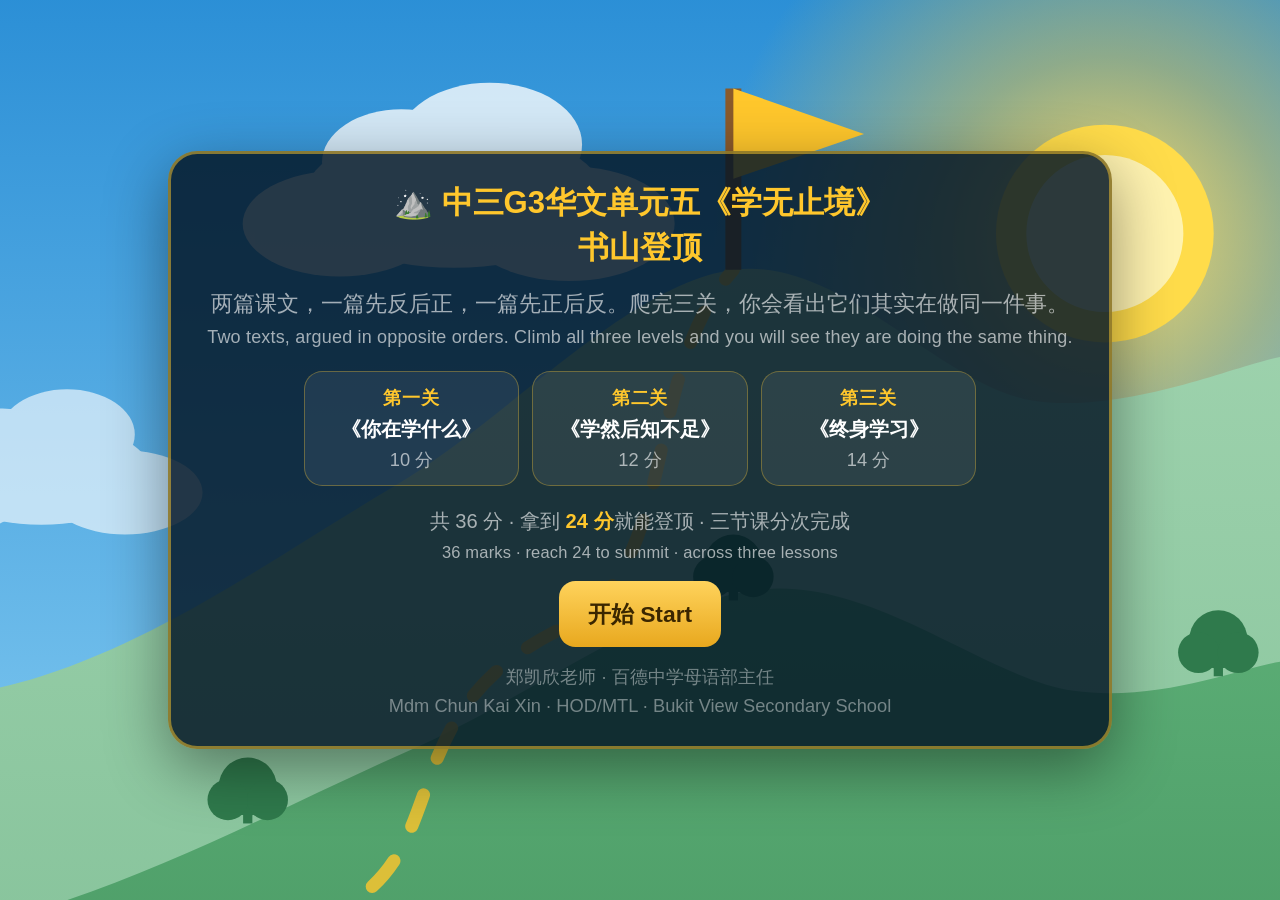
<file: game.html>
<!DOCTYPE html>
<!--
  ══════════════════════════════════════════════════════════════
  单元五《学无止境》· 三关合一 ｜ Unit 5, three levels in one file
  中三 G3 华文 · 对比论证法 ｜ S3 G3 Chinese Language · 对比论证法

  这是「网页版」：没有 xAPI，分数只显示在画面上，不会送进 SLS。
  SLS 版在 sls/index.html，内容一字不差，只多了记分程式码。
  This is the WEB build: no xAPI, the score only ever shows on screen.
  The SLS build is sls/index.html — identical content, plus the scoring code.

  单一自足档案：没有外部函式库、没有外部字体、没有外部图档。
  SLS 的 sandbox 会挡掉所有对外请求，所以什么都得待在这个档案里。
  Single self-contained file: no external libraries, fonts or images —
  the SLS sandbox blocks every outbound request, so everything lives inline.
  ══════════════════════════════════════════════════════════════
-->
<html lang="zh-Hans">
<head>
<meta charset="utf-8">
<meta name="viewport" content="width=device-width,initial-scale=1">
<title>中三G3华文单元五《学无止境》· 书山登顶 ｜ S3 G3 Chinese Unit 5</title>
<style>
/* ══════════════════════════════════════════════════════
   版面的第一原则：SLS 的 iframe 只有 450px 高。
   所有东西都必须塞进这个高度，而且不能靠上下滚动 ——
   学生拖曳途中版面一跳动，卡片就掉错格子。
   Layout rule #1: the SLS iframe is only 450px tall. Everything has to fit,
   and nothing may reflow mid-drag — a jump while dragging drops the card
   in the wrong slot.
   ══════════════════════════════════════════════════════ */
:root{
  --navy:#062033;
  --panel:rgba(9,52,84,.94);
  --gold:#FFC72C;        /* 校色黄 school yellow */
  --green:#3fae63;       /* 校色绿 school green */
  --blue:#2f8fd0;
  --ink:#fff;
  --dim:rgba(255,255,255,.62);
  --bad:#ff8f8f;
  --slot:rgba(255,255,255,.09);
}
*{box-sizing:border-box;margin:0;padding:0;-webkit-tap-highlight-color:transparent}
html,body{height:100%}
body{
  background:var(--navy);color:var(--ink);overflow:hidden;
  font-family:'PingFang SC','Microsoft YaHei','Heiti SC','SimHei',sans-serif;
  font-size:13px;line-height:1.6;
  -webkit-user-select:none;user-select:none;
  touch-action:manipulation;
  /* 整个版面按窗口大小等比放大，倍率由 fitZoom() 算 ｜ scaled proportionally to the window; fitZoom() sets --z
     高度维持 100% 就好：zoom 之下，百分比高度已经换算过一次，
     再除一次会得到一半大的画面（踩过）。
     Leave the height at 100%: under zoom, percentage heights are already
     resolved in the zoomed space, and dividing again halves the stage. */
  zoom:var(--z,1);
  display:flex;align-items:center;justify-content:center;
}

/* 舞台：固定 450px 高，宽度铺满 ｜ the stage: locked to 450px, full width */
#stage{position:relative;width:100%;height:var(--stageH,100%);min-height:420px;max-height:100%;overflow:hidden;
  display:flex;flex-direction:column}

/* ════════ 双语：英文只用于系统与导航文字 ════════
   学习内容一律只用华文 —— 题目附英译等于直接给答案。
   Bilingual chrome only. Question content stays Chinese-only: an English
   gloss on the content would hand over the answer. */
.en{display:block;font-size:.82em;color:var(--dim);font-weight:400;letter-spacing:.1px}
/* 关掉英文只是把系统与导航的英文收起来 —— 题目本来就只有华文，不受影响。
   Turning English off only hides the chrome and navigation strings; the
   question content was Chinese-only to begin with, so nothing there changes. */
body.noen .en{display:none}

/* ════════ 顶栏 ｜ top bar ════════ */
#top{
  flex:0 0 auto;display:flex;align-items:center;gap:8px;padding:5px 10px;
  background:rgba(4,20,34,.9);border-bottom:1px solid rgba(255,199,44,.28);
}
#top .lv{font-weight:900;color:var(--gold);font-size:12.5px;white-space:nowrap}
#top .prog{font-size:11px;color:var(--dim);white-space:nowrap;overflow:hidden;text-overflow:ellipsis}
#clock{font-size:11.5px;color:var(--dim);font-variant-numeric:tabular-nums;white-space:nowrap}
/* 「不记分」小标：嵌在 SLS 里、但拿不到记分参数时出现（多半是老师在 Module View 预览）。
   这种情况不该弹红色警告 —— 预览本来就不该记分。但也不能默不作声：
   万一学生作答时看到它，那就是真的出事了，老师得看得见。
   The not-scored chip appears when we are embedded in SLS but have no scoring
   parameters — normally a teacher previewing in Module View. That case does not
   deserve a red alarm, since a preview is not meant to score. It does deserve to
   be visible: if a student ever sees this, something is genuinely wrong. */
#noscore{font-size:10.5px;white-space:nowrap;color:#ffd98a;
  background:rgba(255,199,44,.16);border:1px solid rgba(255,199,44,.4);
  border-radius:7px;padding:3px 7px;cursor:help;line-height:1.3}
#noscore .en{display:inline;font-size:9.5px;color:rgba(255,217,138,.75);margin-left:3px}
#noscore .zh-only{display:inline}
body.noen #noscore .zh-only{display:inline}
@media(max-width:620px){#noscore .en{display:none}}
.ibtn{font:inherit;font-size:13px;line-height:1;background:rgba(14,80,132,.85);color:#fff;
  border:1px solid rgba(255,199,44,.4);border-radius:7px;padding:4px 7px;cursor:pointer}
.ibtn.off{opacity:.38}
@media(max-width:620px){#top .prog{display:none}.tbtn{padding:4px 6px;font-size:10.5px}}
#top .sp{flex:1}
.tbtn{
  font:inherit;font-size:11px;font-weight:700;background:rgba(14,80,132,.85);color:#fff;
  border:1px solid rgba(255,199,44,.4);border-radius:7px;padding:4px 9px;cursor:pointer;white-space:nowrap;
}
.tbtn:hover{background:rgba(20,104,168,.95)}
.tbtn[aria-pressed="true"]{background:var(--gold);color:#3a2600;border-color:var(--gold)}
#score{font-weight:900;color:var(--green);font-size:12.5px;white-space:nowrap}

/* ════════ 登山带 ｜ the climbing strip ════════
   完整的山景留给选关画面与登顶画面；关卡里只留这条 52px 的带子，
   把垂直空间让给卡片。人物随进度往山顶走。
   The full mountain is saved for the menu and summit screens. Inside a level
   only this 52px strip remains, so the cards get the vertical space. The
   character walks toward the peak as panels are completed. */
/* 山景占画面上半 —— 学生一眼看得到自己爬到哪里，也让 450px 的框不那么闷
   The scenery takes the top half: the climb is the whole point, and it stops
   a 450px frame from feeling like a spreadsheet. */
#climb{flex:0 0 auto;position:relative;height:42%;overflow:hidden;
  border-bottom:1px solid rgba(255,199,44,.3)}

/* 云慢慢飘，太阳的光晕轻轻呼吸 —— 静止的风景太像一张贴图
   Clouds drift and the sun's halo breathes: a frozen landscape reads as
   wallpaper. Four cloud speeds so they never line up and march in step. */
.cloud{animation:drift 34s ease-in-out infinite alternate}
.cloud.c1{animation-duration:46s;animation-delay:-8s}
.cloud.c2{animation-duration:27s;animation-delay:-14s}
.cloud.c3{animation-duration:52s;animation-delay:-3s}
@keyframes drift{from{transform:translateX(-14px)}to{transform:translateX(26px)}}
.sun{animation:breathe 7s ease-in-out infinite}
@keyframes breathe{0%,100%{opacity:.75}50%{opacity:1}}
/* 学生若在系统里关掉了动画效果，就别再动 ｜ respect a reduced-motion preference */
@media(prefers-reduced-motion:reduce){.cloud,.sun{animation:none}}
#climb svg{position:absolute;inset:0;width:100%;height:100%;display:block}

/* ════════ 场地 ｜ the playfield ════════ */
#field{flex:1 1 auto;position:relative;overflow:hidden;display:flex;flex-direction:column;
  gap:4px;padding:5px 10px 2px;min-height:0}
/* 课本出处 —— 这一班找不到「现在该翻到哪一页」就会卡住，
   所以每个版面都把课文与段落写在画面上，而不是让他们回头猜。
   Where to look in the textbook. This class stalls when it cannot tell which
   page it is meant to be on, so every panel names the text and the paragraph
   on screen rather than leaving it to be guessed. */
#src{flex:0 0 auto;text-align:center;font-size:10.5px;line-height:1.35;
  color:#ffd98a;background:rgba(255,199,44,.12);border:1px solid rgba(255,199,44,.28);
  border-radius:8px;padding:3px 9px;align-self:center;max-width:100%}
#src b{color:var(--gold);font-weight:800}
#src .en{display:inline;font-size:9.5px;color:rgba(255,217,138,.62);margin-right:5px}
#src:empty{display:none}

#tip{flex:0 0 auto;font-size:11px;color:var(--dim);text-align:center;line-height:1.4}
#tip b{color:var(--gold);font-weight:700}
#tip .en{font-size:10px;color:rgba(255,255,255,.44)}

/* 卡片池 ｜ the pool of draggable cards */
#pool{flex:0 1 auto;display:flex;flex-wrap:wrap;gap:5px;justify-content:center;align-content:center;
  padding:5px;border-radius:9px;background:rgba(255,255,255,.05);
  border:1px dashed rgba(255,255,255,.16);min-height:36px;overflow-y:auto}
#pool.empty{display:none}

/* 格子区 ｜ the slots */
#slots{flex:1 1 auto;display:grid;gap:5px;overflow-y:auto;min-height:0;
  align-content:stretch;grid-auto-rows:minmax(44px,1fr);scrollbar-width:thin;
  scrollbar-color:rgba(255,199,44,.35) transparent}
#slots::-webkit-scrollbar,#pool::-webkit-scrollbar{width:5px}
#slots::-webkit-scrollbar-thumb,#pool::-webkit-scrollbar-thumb{
  background:rgba(255,199,44,.35);border-radius:3px}
#slots::-webkit-scrollbar-track,#pool::-webkit-scrollbar-track{background:transparent}
.slot{
  background:var(--slot);border:1.5px dashed rgba(255,255,255,.24);border-radius:9px;
  padding:4px;display:flex;flex-direction:column;gap:3px;min-height:44px;
  transition:background .12s,border-color .12s;
}
.slot .hd{font-size:10.5px;font-weight:800;color:var(--gold);text-align:center;line-height:1.3;padding:0 2px}
.slot .hd small{display:block;font-size:9px;font-weight:400;color:var(--dim)}
.slot.hot{background:rgba(255,199,44,.22);border-color:var(--gold);border-style:solid}
.slot.full{border-style:solid;border-color:rgba(63,174,99,.5)}
.slot .drop{flex:1 1 auto;display:flex;flex-direction:column;gap:3px;justify-content:center;
  align-items:center;min-height:0}
.slot .drop.row{flex-direction:row;flex-wrap:wrap;align-content:center}
.slot .drop.row > .card{flex:1 1 0;min-width:0}
.slot .drop > .card{width:100%}

/* 卡片 ｜ the cards */
.card{
  background:linear-gradient(#0e5084,#0a3a5c);border:1.5px solid rgba(255,199,44,.55);
  border-radius:8px;padding:5px 8px;font-size:11.5px;line-height:1.5;color:#fff;
  cursor:grab;max-width:100%;text-align:center;overflow-wrap:anywhere;
  box-shadow:0 1px 3px rgba(0,0,0,.3);transition:transform .12s,box-shadow .12s;
}
.card:hover{transform:translateY(-1px);box-shadow:0 3px 8px rgba(0,0,0,.4)}
.card.sel{background:linear-gradient(#1a74bb,#0e5084);border-color:var(--gold);
  box-shadow:0 0 0 2px var(--gold),0 3px 10px rgba(0,0,0,.45)}
.card.placed{cursor:default;background:linear-gradient(#0d5a3a,#0a4530);border-color:rgba(63,174,99,.7)}
.card.placed:hover{transform:none;box-shadow:0 1px 3px rgba(0,0,0,.3)}
.card.bad{animation:nope .34s}
@keyframes nope{
  0%,100%{transform:translateX(0)}
  20%{transform:translateX(-6px)}40%{transform:translateX(6px)}
  60%{transform:translateX(-4px)}80%{transform:translateX(4px)}
}
.card.ghost{position:fixed;z-index:99;pointer-events:none;opacity:.94;cursor:grabbing;
  box-shadow:0 8px 22px rgba(0,0,0,.55);transform:scale(1.04)}
.card .mk{font-weight:900;margin-right:3px}
.card.ok .mk{color:#7ff0a8}
.card.no .mk{color:var(--bad)}

/* 选择题与多选题 ｜ single- and multi-select questions */
.qbox{flex:1 1 auto;display:flex;flex-direction:column;justify-content:center;gap:5px;padding:1px 0;
  overflow-y:auto}
.qstem{font-size:12px;font-weight:700;text-align:center;line-height:1.5;padding:0 4px}
.opts{display:flex;flex-direction:column;gap:5px;align-items:center}
.opt{
  width:100%;max-width:560px;font:inherit;font-size:11.5px;line-height:1.5;text-align:left;
  background:rgba(14,80,132,.8);border:1.5px solid rgba(255,199,44,.4);border-radius:9px;
  padding:6px 10px;color:#fff;cursor:pointer;display:flex;align-items:flex-start;gap:8px;
  overflow-wrap:anywhere;
}
.opt .box{margin-top:1px}
.opt:hover{background:rgba(20,104,168,.95)}
.opt .box{flex:0 0 auto;width:15px;height:15px;border:1.5px solid rgba(255,255,255,.6);border-radius:4px;
  display:flex;align-items:center;justify-content:center;font-size:11px;font-weight:900}
.opt.on{background:rgba(255,199,44,.2);border-color:var(--gold)}
.opt.on .box{background:var(--gold);color:#3a2600;border-color:var(--gold)}
.opt.right{background:rgba(63,174,99,.24);border-color:var(--green)}
.opt.wrong{background:rgba(255,110,110,.18);border-color:var(--bad)}

/* ════════ 底栏 ｜ action bar ════════ */
#bar{flex:0 0 auto;display:flex;align-items:center;gap:8px;padding:4px 10px;
  background:rgba(4,20,34,.9);border-top:1px solid rgba(255,199,44,.22);min-height:38px}
#fb{flex:1 1 auto;font-size:11.5px;line-height:1.45;color:var(--dim)}
#fb.good{color:#8ff0b4}
#fb.bad{color:var(--bad)}
.btn{
  font:inherit;font-size:12.5px;font-weight:800;border:none;border-radius:9px;padding:8px 16px;
  background:linear-gradient(#FFD35C,#E8A81E);color:#3a2600;cursor:pointer;white-space:nowrap;
}
.btn:hover{filter:brightness(1.08)}
.btn:disabled{opacity:.4;cursor:default;filter:none}
.btn.ghost{background:rgba(14,80,132,.85);color:#fff;border:1px solid rgba(255,199,44,.4)}

/* ════════ 拼音 ｜ pinyin ════════
   一律人工撰写，存在 RUBY 字典里。不用转换函式库：官方禁用外部函式库，
   而且自动转换必错在多音字上 —— 好学 hào 不是 hǎo，乐在其中 lè 不是 yuè，
   逆水行舟 xíng 不是 háng。在华文课上把拼音标错，比不标更糟。
   Written by hand, stored in the RUBY dictionary. No conversion library:
   external libraries are barred, and auto-conversion always trips on
   heteronyms. A wrong pinyin in a Chinese lesson is worse than none.

   关掉拼音时用 display:none，让 <rt> 完全不占位置。
   本来用的是 visibility:hidden —— 想法是让拼音行一直占着位子，按切换钮时
   版面才不会跳。但 <rt> 隐形却仍然占宽度：「yìng」比「应」宽，
   于是关着拼音的时候，「手机应用」中间硬生生裂开一道缝，
   「策划义工活动」也是。而关着拼音才是预设状态 —— 为了防一个偶发的跳动，
   把常态的中文弄成断字，这笔帐算反了。
   版面跳动改用别的办法防：切换后重新配一次版（fitBand），
   而且拖曳途中直接不让切换 —— 那才是当初真正担心的情况。
   Turning pinyin off now removes <rt> entirely. It used to be hidden with
   visibility, the idea being that the ruby line should always hold its space so
   the layout never jumps on toggle. But an invisible <rt> still occupies WIDTH:
   'yìng' is wider than 应, so with pinyin off a visible gap tore 手机应用 apart,
   and 策划义工活动 with it. Pinyin off is the default state — breaking ordinary
   Chinese apart in the common case to prevent an occasional reflow in the rare
   one is the wrong trade. The reflow is handled where it actually matters
   instead: re-fit after toggling, and refuse to toggle mid-drag. */
ruby{ruby-align:center}
rt{
  font-size:.62em;font-weight:400;color:var(--gold);letter-spacing:0;
  line-height:1.1;
}
body:not(.py) rt{display:none}

/* ════════ 覆盖画面 ｜ overlay screens ════════ */
/* 覆盖画面：山景整片亮着，文字另外放进一个框里。
   以前是整幅画面压暗再放字 —— 字是看清了，风景也一起没了。
   Overlay screens keep the scenery at full brightness and put the text in its
   own panel. Dimming the whole picture to make text legible costs the view. */
.scr{
  position:absolute;inset:0;z-index:20;display:none;flex-direction:column;
  align-items:center;justify-content:center;gap:9px;padding:12px 14px;text-align:center;
  background:#0b3a63;overflow:hidden;
}
.scr.on{display:flex}
.scr .box{
  position:relative;z-index:2;display:flex;flex-direction:column;align-items:center;gap:8px;
  max-width:min(96%,720px);max-height:100%;overflow-y:auto;
  background:rgba(4,22,38,.84);border:2px solid rgba(255,199,44,.5);border-radius:16px;
  padding:14px 20px;box-shadow:0 10px 34px rgba(0,0,0,.42);
  scrollbar-width:thin;scrollbar-color:rgba(255,199,44,.35) transparent;
}
.scr.summit .box{background:rgba(4,22,38,.88);padding:10px 16px;gap:6px}
/* 「还差一点」的框收窄，左下角的人物与右上角的旗子才看得见 ——
   一个在山腰、一个在山顶，那段距离就是这一屏要说的话。
   A narrower panel on the short-of-summit screen, so the character at the lower
   left and the flag at the upper right both stay visible. The distance between
   them is what the screen is saying. */
#scrNear .box{max-width:min(94%,620px)}
.scr h1{font-size:17px;font-weight:900;color:var(--gold);line-height:1.45}
.scr h2{font-size:14px;font-weight:800;color:#fff;line-height:1.5}
.scr p{font-size:12px;color:var(--dim);line-height:1.7;max-width:640px}
.scr p.en{font-size:11px;color:rgba(255,255,255,.44)}
.scr .row{display:flex;gap:9px;flex-wrap:wrap;justify-content:center;align-items:center}

/* 山景铺满整个画面 ｜ the scenery fills the screen behind the panel */
.scene{position:absolute;inset:0;z-index:0}
.scene svg{display:block;width:100%;height:100%}

/* 欢迎画面 —— 任何人打开这个游戏，第一眼看到的就是这里。
   这个组件会上架 SLS 社群资源库给别的老师用，所以第一眼不能是一张错误讯息：
   记分接不上是要讲，但讲法是画面里一行淡淡的提示，不是拦路的红色警告。
   The welcome screen is the first thing anyone sees. This component goes into
   the SLS Community Gallery for other teachers, so the first frame must not be
   an error. A scoring problem still gets said — as a quiet line inside the
   screen, not a red wall in front of it. */
.welcome h1{font-size:clamp(15px,2.6vw,20px);line-height:1.4}
.welcome .sub{font-size:12px;color:rgba(255,255,255,.8);line-height:1.65;max-width:560px}
.lvchips{display:flex;gap:7px;flex-wrap:wrap;justify-content:center;margin:2px 0}
.lvchip{
  background:rgba(255,255,255,.07);border:1px solid rgba(255,199,44,.32);border-radius:10px;
  padding:6px 11px;min-width:118px;
}
.lvchip b{display:block;font-size:10px;color:var(--gold);letter-spacing:.4px}
.lvchip span{display:block;font-size:11px;color:#fff;font-weight:700;margin:2px 0 1px;line-height:1.35}
.lvchip small{display:block;font-size:10px;color:var(--dim)}
/* 最弱的一关标出来 —— 学生盯着看的就是这一格 ｜ the level to go back to */
.lvchip.weak{border-color:#ff9b9b;background:rgba(255,140,140,.16)}
.lvchip.weak b{color:#ffb3b3}
.lvchip.weak small{color:#ffb3b3;font-weight:700}
.credit{font-size:10px;color:rgba(255,255,255,.42);line-height:1.6}

/* 记分状态：一行淡淡的提示，不拦路 ｜ scoring status: a quiet line, never a blocker */
.status{
  display:flex;align-items:flex-start;gap:7px;text-align:left;max-width:580px;
  background:rgba(255,199,44,.1);border:1px solid rgba(255,199,44,.3);border-radius:10px;
  padding:8px 12px;font-size:11px;line-height:1.6;color:rgba(255,255,255,.8);
}
.status .ic{flex:0 0 auto;font-size:13px;line-height:1.3}
.status .en{font-size:10px;color:rgba(255,255,255,.5);margin-top:1px}

/* 开场的两条规矩 ｜ the two house rules on the opening screen */
.rules{text-align:left;background:rgba(255,199,44,.1);border:1px solid rgba(255,199,44,.32);
  border-radius:10px;padding:9px 13px;max-width:600px}
.rules p{font-size:11.5px;line-height:1.65;color:rgba(255,255,255,.82);margin:3px 0}
.rules p b{color:var(--gold)}
.rules .en{font-size:10px;margin-top:1px}

/* 输入 ｜ name and class inputs */
.field{display:flex;flex-direction:column;gap:3px;align-items:flex-start}
.field label{font-size:10.5px;color:var(--dim);font-weight:700}
.field input{
  font:inherit;font-size:13px;background:rgba(255,255,255,.1);color:#fff;
  border:1.5px solid rgba(255,199,44,.45);border-radius:8px;padding:7px 10px;width:170px;
  -webkit-user-select:text;user-select:text;
}
.field input:focus{outline:none;border-color:var(--gold);background:rgba(255,255,255,.16)}

/* 头像选择 ｜ avatar picker */
.avs{display:flex;gap:8px;flex-wrap:wrap;justify-content:center}
.av{
  width:70px;height:96px;border:2px solid rgba(255,255,255,.22);border-radius:11px;
  background:rgba(255,255,255,.07);cursor:pointer;padding:0;position:relative;overflow:hidden;
}
.av i{position:absolute;left:50%;bottom:14px;width:56px;height:70px;transform:translateX(-50%);
  image-rendering:pixelated;display:block}
.av u{position:absolute;left:0;right:0;bottom:2px;font-size:9.5px;font-style:normal;
  text-decoration:none;color:var(--dim);line-height:1.2}
.av.on u{color:var(--gold);font-weight:700}
.av.on{border-color:var(--gold);background:rgba(255,199,44,.2);box-shadow:0 0 0 2px rgba(255,199,44,.35)}

/* 选关 ｜ level select */
.lvs{display:flex;gap:9px;flex-wrap:wrap;justify-content:center}
.lvc{
  width:170px;background:var(--panel);border:2px solid rgba(255,199,44,.5);border-radius:12px;
  padding:11px 10px;cursor:pointer;text-align:center;font:inherit;color:#fff;
  transition:transform .12s,background .12s;
}
.lvc:hover{transform:translateY(-2px);background:rgba(14,80,132,.96)}
.lvc .n{font-size:10px;font-weight:700;color:var(--gold);letter-spacing:.5px}
.lvc .t{font-size:12.5px;font-weight:900;margin:3px 0 4px;line-height:1.4}
.lvc .s{font-size:11px;color:var(--dim)}
.lvc .s b{color:var(--green);font-weight:900}
.lvc.done{border-color:var(--green)}

/* 登顶画面：左边山景，右边成绩单 —— 一张截图就交代得完，不必滚动
   Summit: scenery left, scoreboard right — one screenshot captures the lot */
.summit .cols{display:flex;gap:13px;align-items:stretch;justify-content:center;
  width:100%;max-width:740px}
.summit .pic{flex:1 1 44%;min-width:0;border-radius:12px;overflow:hidden;
  border:2px solid rgba(255,199,44,.5);background:#08294a;min-height:172px}
.summit .pic svg{display:block;width:100%;height:100%}
.summit .sheet{flex:1 1 56%;min-width:0;text-align:left;display:flex;flex-direction:column;
  justify-content:center}
@media(max-width:600px){
  .summit .cols{flex-direction:column;gap:8px;max-width:340px}
  .summit .pic{min-height:96px;flex:0 0 auto}
}

/* 登顶成绩 ｜ the summit scoreboard */
.sheet{
  background:rgba(4,20,34,.86);border:2px solid var(--gold);border-radius:13px;
  padding:11px 18px;display:inline-block;min-width:250px;
}
.sheet .who{font-size:14px;font-weight:900;color:#fff;line-height:1.5}
.sheet .who small{display:block;font-size:10.5px;color:var(--dim);font-weight:400;margin-top:2px}
.sheet table{width:100%;border-collapse:collapse;margin-top:6px}
.sheet td{font-size:11.5px;padding:2px 0;color:var(--dim);text-align:left;white-space:nowrap}
.sheet td.v{text-align:right;color:#fff;font-weight:700;
  font-variant-numeric:tabular-nums;padding-left:10px}
.sheet tr.hd td{font-size:9.5px;color:rgba(255,255,255,.4);font-weight:700;
  border-bottom:1px solid rgba(255,255,255,.14);padding-bottom:3px}
/* 首次那一栏：与「最好」相同就淡下去，不同才亮起来。
   老师扫这张图，想看的就是「哪几关是磨出来的」。
   The first-attempt column dims when it matches the best and lights up when it
   does not: what a teacher scans this for is which levels were ground out. */
.sheet td.same{color:rgba(255,255,255,.42);font-weight:400}
.sheet td.diff{color:#ffd98a}
.sheet tr.tot td.same{color:rgba(255,199,44,.5)}
.sheet tr.tot td.diff{color:#ffd98a}
.sheet tr.hd td.v{color:rgba(255,255,255,.4);font-weight:700}
.sheet tr.tot td{border-top:1px solid rgba(255,199,44,.35);padding-top:4px;font-size:12.5px;
  color:var(--gold);font-weight:900}
.sheet tr.tot td.v{color:var(--gold)}
.sheet .meta{margin-top:7px;padding-top:5px;border-top:1px solid rgba(255,255,255,.1);
  font-size:9.5px;line-height:1.7;color:rgba(255,255,255,.46)}

/* 警告（只在 SLS 版出现）｜ the new-tab warning (SLS build only) */
.warn{background:rgba(255,110,110,.14);border:1.5px solid rgba(255,140,140,.55);border-radius:11px;
  padding:12px 15px;max-width:560px}
.warn h2{color:#ffb3b3}

/* 矮画面（旧 iPad 横放、投影切窗）：山景让一点位置出来 ｜ short screens: the scene yields a little */
@media(max-height:430px){
  #climb{height:clamp(104px,34%,150px)}
  .card{font-size:11px;padding:4px 7px}
  #tip .en{display:none}
}
</style>
</head>
<body>
<div id="stage">

  <!-- ══ 顶栏 ｜ top bar ══ -->
  <div id="top">
    <span class="lv" id="lvName">第一关</span>
    <span class="prog" id="prog"></span>
    <span class="sp"></span>
    <span id="noscore" hidden>ⓘ <span class="zh-only">预览 · 不记分</span><span class="en">Preview — not scored</span></span>
    <span id="clock">⏱ 00:00</span>
    <span id="score">0 / 0</span>
    <button class="tbtn" id="enBtn" type="button" aria-pressed="true">EN</button>
    <button class="tbtn" id="pyBtn" type="button" aria-pressed="false">拼音 Pinyin</button>
    <button class="ibtn" id="sndBtn" type="button" title="音效 Sound">🔊</button>
    <button class="ibtn" id="bgmBtn" type="button" title="音乐 Music">🎵</button>
    <button class="tbtn" id="menuBtn" type="button">选关 Levels</button>
  </div>

  <!-- ══ 登山带 ｜ climbing strip ══ -->
  <div id="climb"></div>

  <!-- ══ 场地 ｜ playfield ══ -->
  <div id="field">
    <div id="src"></div>
    <div id="tip"></div>
    <div id="pool"></div>
    <div id="slots"></div>
  </div>

  <!-- ══ 底栏 ｜ action bar ══ -->
  <div id="bar">
    <span id="fb"></span>
    <button class="btn" id="goBtn" type="button">下一步 Next</button>
  </div>

  <!-- ══ 覆盖画面 ｜ overlay screens ══ -->
  <div class="scr" id="scrWelcome"></div>
  <div class="scr" id="scrName"></div>
  <div class="scr" id="scrAv"></div>
  <div class="scr" id="scrMenu"></div>
  <div class="scr" id="scrDone"></div>
  <div class="scr" id="scrNear"></div>
  <div class="scr summit" id="scrTop"></div>
</div>

<script>
"use strict";
/* ══════════════════════════════════════════════════════════════
   一、拼音字典 ｜ 1. THE PINYIN DICTIONARY
   方案甲：只标课本已注音的词语，与课本保持一致，撰写量也可控。
   （方案乙＝全文逐字注音，450px 画面内视觉负担太重，未采用。）
   Plan A: annotate only the words the textbook itself annotates — consistent
   with the book and a manageable amount of hand-writing. (Plan B, annotating
   every character, was too visually heavy for a 450px frame.)

   要改：在这里加一行就好，全游戏的卡片、题干、格子标题都会自动跟着标。
   To change: add one line here; every card, stem and slot header follows.
   ══════════════════════════════════════════════════════════════ */
/* ▼▼▼ PINYIN-START ▼▼▼  tools/build-pinyin.py 会把这一段抽出去给网页用
   Extracted by tools/build-pinyin.py for the website — edit here only. */
const RUBY = {
  /* —— 课本注音词语 ｜ words annotated in the textbook —— */
  '雄鹰':'xióng yīng','渺小':'miǎo xiǎo','寓言':'yù yán','奥妙':'ào miào',
  '浅尝辄止':'qiǎn cháng zhé zhǐ','哲学':'zhé xué','比喻':'bǐ yù','热忱':'rè chén',
  '持之以恒':'chí zhī yǐ héng','清澈':'qīng chè','干涸':'gān hé','浇灌':'jiāo guàn',
  '楷模':'kǎi mó','孜孜不倦':'zī zī bù juàn','敷衍':'fū yǎn','淘汰':'táo tài',
  '佐证':'zuǒ zhèng','平庸':'píng yōng','阶段':'jiē duàn','同侪':'tóng chái',
  '撰写':'zhuàn xiě','筹备':'chóu bèi','募捐':'mù juān','实践':'shí jiàn',
  '震撼':'zhèn hàn','循规蹈矩':'xún guī dǎo jǔ','融会贯通':'róng huì guàn tōng',
  '腼腆':'miǎn tiǎn','咨询':'zī xún','分析':'fēn xī','桨':'jiǎng','岂':'qǐ',

  /* —— 多音字：自动转换一定错在这几个上 ｜ heteronyms: where auto-conversion always fails —— */
  '好学':'hào xué',                 /* 不是 hǎo ｜ not hǎo */
  '乐在其中':'lè zài qí zhōng',      /* 不是 yuè ｜ not yuè */
  '逆水行舟':'nì shuǐ xíng zhōu',    /* 不是 háng ｜ not háng */
  '虚心请教':'xū xīn qǐng jiào',     /* 不是 jiāo ｜ not jiāo */
  '应用':'yìng yòng',                /* 不是 yīng ｜ not yīng */
  '差不多':'chà bu duō',             /* 不是 chā ｜ not chā */
  '兴趣':'xìng qù',                  /* 不是 xīng ｜ not xīng */

  /* —— 人名与专名 ｜ names —— */
  '芝诺':'zhī nuò','朱熹':'zhū xī','鲁迅':'lǔ xùn','笛卡尔':'dí kǎ ěr',
  '方仲永':'fāng zhòng yǒng','李光耀':'lǐ guāng yào','楚国':'chǔ guó',

  /* —— 本单元反复出现的语文术语与成语 ｜ recurring terms and idioms —— */
  '反问句':'fǎn wèn jù','排比':'pái bǐ','论证':'lùn zhèng','引论':'yǐn lùn',
  '本论':'běn lùn','结论':'jié lùn','论点':'lùn diǎn','手足无措':'shǒu zú wú cuò',
  '骄傲自满':'jiāo ào zì mǎn','死记硬背':'sǐ jì yìng bèi','纸上谈兵':'zhǐ shàng tán bīng',
  '天资聪颖':'tiān zī cōng yǐng','赞叹':'zàn tàn','夸耀':'kuā yào','软技能':'ruǎn jì néng',
  '实习':'shí xí','义工':'yì gōng','策划':'cè huà','讲座':'jiǎng zuò','精明':'jīng míng',
  '增广见闻':'zēng guǎng jiàn wén','律师':'lǜ shī','总理':'zǒng lǐ','刻苦攻读':'kè kǔ gōng dú'
};
/* 长词优先，免得「好学」被「学」之类的短词抢先切开
   Longest-first, so 好学 isn't broken apart by a shorter key */
const RUBY_RE = new RegExp(Object.keys(RUBY).sort((a,b)=>b.length-a.length).join('|'),'g');

/* 把词语包成 <ruby>，一个汉字配一个音节 ｜ wrap a word as <ruby>, one syllable per character */
function zh(s){
  return String(s).replace(RUBY_RE, function(w){
    const py = RUBY[w].split(' ');
    if(py.length !== w.length) return w;        // 音节数对不上就不标 ｜ mismatch: leave it alone
    let out = '<ruby>';
    for(let i=0;i<w.length;i++) out += w[i] + '<rt>' + py[i] + '</rt>';
    return out + '</ruby>';
  });
}

/* ▲▲▲ PINYIN-END ▲▲▲ */

/* ══════════════════════════════════════════════════════════════
   二、题库 ｜ 2. THE QUESTION BANK
   来源：单元五 HTML 游戏题库（2026-08-24 审阅稿）
   每张可放的卡片 1 分，选择题 1 分。<b>满分不写死</b>，由题库算出来 ——
   删一个版面就少几分，画面、送进 SLS 的分数、评语门槛全部自动跟着改。
   （所以上传 SLS 时的 Maximum Marks 要照开场画面显示的满分设。）
   Source: the Unit 5 reviewed question bank (2026-08-24).
   One mark per placeable card, one per choice question. The maximum is NOT
   hard-coded: it is computed from the bank, so removing a panel updates the
   display, the score sent to SLS and the feedback thresholds together. (Set the
   SLS component's Maximum Marks to whatever the opening screen shows.)

   版面型别 ｜ Panel kinds
     slots  —— 把卡片拖进格子；卡片的 s 是正确格子的编号，s:-1 是干扰项
               drag cards into slots; card.s = correct slot index, s:-1 = distractor
     multi  —— 多选，全对才得分 ｜ multi-select, all-or-nothing
     choice —— 三选一 ｜ single choice
   ══════════════════════════════════════════════════════════════ */

/* 第一关的五位受访者，两个版面共用 ｜ the five interviewees, shared by both panels */
const PEOPLE = [
  {t:'林杰',   sub:'6岁'},
  {t:'黄心慧', sub:'15岁 · 中学生'},
  {t:'张可云', sub:'20岁 · 大学生'},
  {t:'李宝树', sub:'40岁 · 工程师'},
  {t:'陈月春', sub:'76岁 · 退休人士'}
];

const LEVELS = [
{
  n:'第一关', t:'生活空间《你在学什么》', cols:5,
  panels:[
    { k:'slots', cols:5, hd:'学习的内容', src:'生活空间《你在学什么》· 课本表格',
      tip:{zh:'五位受访者在学什么？把答案拖到对的格子里。',
           en:'What is each person learning? Drag each answer into the right box.'},
      slots:PEOPLE, cap:1,
      cards:[
        {t:'画画、音乐和游戏',       s:0},
        {t:'学校科目和策划义工活动', s:1},
        {t:'实习经验和软技能',       s:2},
        {t:'最新科技和数据分析',     s:3},
        {t:'手机应用和兴趣课程',     s:4}
      ],
      /* 这一栏各人差异明显，是送分项 —— 用意是让学生先有成功经验
         Deliberately easy: the five answers barely overlap. The point is to
         bank a success before the hard panel. */
      e:'五个人的年龄从 6 岁到 76 岁，学的东西完全不同 —— 这就是「学无止境」的第一层意思。'
    },
    { k:'slots', cols:5, hd:'对学习的看法', src:'生活空间《你在学什么》· 课本表格',
      tip:{zh:'他们怎么<b>看待</b>学习？把答案拖到对的格子里，这一栏要看得仔细一点。',
           en:'How does each of them see learning? Drag each answer into the right box — read carefully.'},
      slots:PEOPLE, cap:1,
      cards:[
        {t:'学习是很好玩的事',                   s:0},
        {t:'压力虽大，却乐在其中',               s:1},
        {t:'不能死记硬背，要灵活运用、勇于发问', s:2},
        {t:'不能骄傲自满，要跟上时代',           s:3},
        {t:'活到老，学到老',                     s:4}
      ],
      /* 难度刻意集中在这一栏。预设两组混淆：
         林杰「好玩」／黄心慧「乐在其中」，张可云／李宝树都谈「不能停下」。
         The difficulty sits here on purpose, with two built-in confusion pairs. */
      e:'「很好玩」与「乐在其中」不一样：六岁的林杰是觉得有趣，中学生黄心慧是压力之下仍然享受。'
    }
  ]
},
{
  n:'第二关', t:'核心《学然后知不足》',
  panels:[
    { k:'slots', cols:2, hd:'正反例子与论点', src:'核心《学然后知不足》· 第2至3段',
      tip:{zh:'例子在前，论点在后。哪一个是<b>反面</b>例子，哪一个是<b>正面</b>例子？',
           en:'Sort the two examples, then put each claim under the example that proves it.'},
      slots:[{t:'反面例子',sub:'第2段'},{t:'正面例子',sub:'第3段'}], cap:2,
      cards:[
        {t:'楚国人学划船',                             s:0},
        {t:'学习不能浅尝辄止，否则遇到困难便手足无措', s:0},
        {t:'芝诺画圆',                                 s:1},
        {t:'越是深入学习，越能感到自己掌握的知识有限', s:1}
      ],
      e:'《学然后知不足》是<b>先反后正</b>：第2段用楚国人从反面证明，第3段用芝诺从正面证明。'
    },
    { k:'slots', cols:2, hd:'反问句判断', src:'核心《学然后知不足》· 阅读放大镜',
      tip:{zh:'反问句<b>答案就藏在问句里</b>，不需要回答。哪几句是？',
           en:'A rhetorical question already contains its own answer. Which are which?'},
      slots:[{t:'是反问句'},{t:'不是反问句'}], cap:4,
      cards:[
        {t:'不努力哪里会有收获？不学习怎么会有知识？',                     s:0},
        {t:'凡事只要差不多就好了，何必太精明呢？',                         s:0},
        {t:'人生就像一场盛大的演出，我们如何在这场演出中找准自己的位置呢？', s:1},
        {t:'如果无法坚持到底，又怎么会能够克服重重困难并取得成功呢？',     s:0}
      ],
      /* ［存疑］第三句是四题中唯一的否定项，也是本版面的鉴别点：它是真疑问，
         答案并未暗含。「如何……呢」句式易被误判，题库中已请第二位老师复核。
         FLAGGED for a second reader: the third sentence is the only negative
         item and the discriminator — a genuine question, not a rhetorical one. */
      e:'「哪里」「怎么」「何必」都带着答案。第三句的「如何……呢」是<b>真的在问</b>，作者接下来才回答，所以不是反问句。'
    },
    { k:'slots', cols:3, hd:'篇章结构 · 本论', src:'核心《学然后知不足》· 全文五段',
      tip:{zh:'引论（第1段）与结论（第5段）已填好，请排出中间三段。',
           en:'The introduction and conclusion are filled in. Place the three middle paragraphs.'},
      slots:[{t:'第2段'},{t:'第3段'},{t:'第4段'}], cap:1,
      cards:[
        {t:'举楚国人学划船的例子，从反面证明学习不能浅尝辄止',   s:0},
        {t:'举芝诺画圆的例子，从正面证明深入学习才会意识到自己的不足', s:1},
        {t:'引用鲁迅和笛卡尔的话，证明要永不满足、不断进取',     s:2}
      ],
      e:'本论三段：一反、一正、再引用。三段各司其职，合起来才撑得住结论。'
    },
    { k:'choice', hd:'第1段的修辞手法', src:'核心《学然后知不足》· 第1段',
      tip:{zh:'第1段连举雄鹰、小河、青蛙三个例子。',
           en:'Paragraph 1 lines up three images in a row.'},
      q:'第1段连举雄鹰、小河、青蛙三例，用的是什么修辞手法？',
      opts:['排比', '比喻', '拟人', '夸张'],
      a:0,
      /* 「比喻」留作干扰项：它是最像的那个错答案，选它的学生看到的是
         单个句子里的比方，没看到三句<b>连着排开</b>这件事。
         比喻 is kept as the distractor because it is the closest wrong answer:
         a student who picks it is seeing the individual images and missing the
         thing that matters here — that three parallel clauses run in a row. */
      e:'三个例子句式相同、连着排开，这是<b>排比</b>。'
    }
  ]
},
{
  n:'第三关', t:'巩固《终身学习》',
  panels:[
    { k:'slots', cols:2, hd:'正反例子与论点', src:'巩固《终身学习》· 第2至3段',
      tip:{zh:'和第二关一样的做法 —— 但请留意，<b>正反的位置换了</b>。',
           en:'Same task as Level 2 — but notice the two sides have swapped.'},
      slots:[{t:'正面例子',sub:'第2段'},{t:'反面例子',sub:'第3段'}], cap:2,
      cards:[
        {t:'李光耀先生',                           s:0},
        {t:'不断学习才能持续进步，不被时代淘汰',   s:0},
        {t:'方仲永',                               s:1},
        {t:'即使天赋很高，停止学习也无法持续进步', s:1}
      ],
      e:'《终身学习》是<b>先正后反</b>，与《学然后知不足》刚好相反。两篇都在做同一件事：<b>对比</b>。'
    },
    { k:'slots', cols:1, flow:'row', hd:'李光耀先生的好学表现', need:3, src:'巩固《终身学习》· 第2段',
      tip:{zh:'从哪些方面可以看出李光耀先生的好学？拖<b>三张</b>进证据框。',
           en:'Drag the THREE cards that show his love of learning into the box.'},
      slots:[{t:'证据',sub:'三项'}], cap:3,
      cards:[
        {t:'年轻时刻苦攻读，成为出色的律师',           s:0},
        {t:'成为总理后公务繁忙，仍不断学习各种知识和技能', s:0},
        {t:'到了晚年也从未停止学习，从不敷衍了事',     s:0},
        {t:'小小年纪写的诗就令人赞叹不已',             s:-1},
        {t:'由父亲带着四处拜访，夸耀才能',             s:-1},
        {t:'天资聪颖，不必刻意努力',                   s:-1}
      ],
      /* 三个干扰项全部取自方仲永：把两个正反例子混为一谈的学生才会中招。
         比随意编造的干扰项更有诊断价值。
         All three distractors are 方仲永's, so only a student who has merged
         the two examples falls for them — a diagnostic distractor, not a filler. */
      e:'三个干扰项全是<b>方仲永</b>的事 —— 一正一反两个例子，不能混为一谈。'
    },
    { k:'slots', cols:1, flow:'row', hd:'怎样具备终身学习的精神', need:4, src:'巩固《终身学习》· 第5段',
      tip:{zh:'第5段告诉我们该怎么做。拖<b>四张</b>正确的进框。',
           en:'Paragraph 5 says how. Drag the FOUR correct cards into the box.'},
      slots:[{t:'该怎么做',sub:'四项'}], cap:4,
      cards:[
        {t:'先确定学习的目标',                   s:0},
        {t:'通过阅读增广见闻',                   s:0},
        {t:'与别人多多交流，向有经验的人虚心请教', s:0},
        {t:'从学习的本质出发，享受学习带来的乐趣', s:0},
        {t:'停留在纸上谈兵',                     s:-1},
        {t:'只着眼于眼前的利益',                 s:-1}
      ],
      e:'两个干扰项都是第5段<b>明白反对</b>的：「不能纸上谈兵」「不应只着眼于眼前的利益」。'
    },
    { k:'slots', cols:3, hd:'篇章结构 · 本论', src:'巩固《终身学习》· 全文六段',
      tip:{zh:'引论（第1段）与结论（第6段）已填好，请排出中间三张。',
           en:'The introduction and conclusion are filled in. Place the three middle cards.'},
      slots:[{t:'第2段'},{t:'第3段'},{t:'第4至5段'}], cap:1,
      cards:[
        {t:'举李光耀先生的例子，从正面证明终身学习才能不断进步', s:0},
        {t:'举方仲永的例子，从反面证明停止学习便无法进步',       s:1},
        {t:'说明终身学习并不辛苦，并指出怎样才能具备终身学习的精神', s:2}
      ],
      e:'第4段与第5段谈的是同一件事 —— 终身学习并不难，而且有具体做法 —— 所以合成一张卡。'
    },
  ]
}];

/* ══════════════════════════════════════════════════════════════
   三、记分接口 ｜ 3. THE SCORING HOOK
   ▼▼▼ SLS-HOOK-START ▼▼▼   （建 SLS 版时，这一段会被换成真的 xAPI）
   网页版没有 xAPI：分数只显示在画面上，不会送去任何地方，也不上传任何伺服器。
   WEB BUILD: no xAPI. The score is shown on screen and goes nowhere.
   tools/build-sls.py replaces this block with the real wrapper.
   ══════════════════════════════════════════════════════════════ */
const XAPI = {
  inSLS:false,          // 网页版永远是 false ｜ always false in the web build
  embedded:false, missing:[],
  /* 这一版根本不含 xAPI，所以「记不了分」不是问题，是本来就如此 ——
     欢迎画面因此不该出现任何记分提示。SLS 版会把这个改成 true。
     This build has no xAPI at all, so "not scored" is the design rather than a
     fault, and the welcome screen shows no scoring note. The SLS build sets
     this to true. */
  everSLS:false,
  init(){ return true; },
  sendScore(){}         // 存心留空 ｜ intentionally a no-op
};
/* ▲▲▲ SLS-HOOK-END ▲▲▲ */

/* ══════════════════════════════════════════════════════════════
   四、状态 ｜ 4. STATE
   姓名只存在这台装置的 localStorage 里，不随分数传送，不上传伺服器。
   老师要看到姓名，只有一条路：学生自己截图，用本人的 SLS 账号交上来。
   The name lives only in this device's localStorage. It is never sent with
   the score and never uploaded. The only way a teacher sees it is the student
   screenshotting the summit screen and submitting it from their own account.

   单一组件跨三节课使用，所以进度必须记住，并且可以自由选关。
   One component spans three lessons, so progress persists and any level can
   be entered in any order.
   ══════════════════════════════════════════════════════════════ */
const KEY = 'u5xwzj';
/* 跟落地页共用的两个键 —— 学生在哪一边改，另一边都算数
   Shared with the landing page, so a change on either side counts on both */
const LANG_KEY = 'u5_lang', PY_KEY = 'u5_pinyin';
const ls = {
  get(k){ try{ return localStorage.getItem(k); }catch(e){ return null; } },
  set(k,v){ try{ localStorage.setItem(k,v); }catch(e){} }
};
const S = {
  name:'', cls:'', av:0, py:false, en:true, laps:[0,0,0], doneAt:'',
  marks:[[],[],[]],     // marks[lv][panel] = 该版面<b>最好</b>的一次 ｜ the BEST attempt
  /* 另记第一次做那个版面的得分，写下去就不再改。
     送进 SLS 的是最好的一次（这是「练到会为止」该有的样子），
     但那个数字看不出谁是一次就会、谁是磨了三轮才过。
     两个数字并排印在凭证上，老师一眼就分得出来。
     The score from the FIRST time each panel was completed, never overwritten.
     SLS receives the best attempt — right for a mastery gate — but that number
     cannot tell apart a student who had it immediately from one who ground
     through three retries. Printed side by side, the certificate can. */
  first:[[],[],[]],
  lv:0, pi:0
};

function load(){
  /* 网站那两个键优先 —— 学生刚在落地页设过，进来就该是那个设定
     The shared keys win: whatever the student just set on the landing page is
     what they should find when the game opens. */
  const sharedPy = ls.get(PY_KEY), sharedLang = ls.get(LANG_KEY);
  if(sharedPy != null) S.py = sharedPy === '1';
  if(sharedLang != null) S.en = sharedLang !== 'zh';
  try{
    const o = JSON.parse(localStorage.getItem(KEY) || '{}');
    if(o && typeof o === 'object'){
      S.name = o.name || ''; S.cls = o.cls || '';
      S.av = o.av|0; S.doneAt = o.doneAt || '';   // py/en 交给下面的共用键处理 ｜ py/en handled by the shared keys below
      if(Array.isArray(o.laps) && o.laps.length === 3) S.laps = o.laps.map(v=>v|0);
      if(o.snd != null) SFX.on = !!o.snd;
      if(o.bgm != null) BGM.on = !!o.bgm;
      if(sharedPy == null && o.py != null) S.py = !!o.py;
      if(sharedLang == null && o.en != null) S.en = !!o.en;
      if(Array.isArray(o.marks) && o.marks.length === 3) S.marks = o.marks;
      if(Array.isArray(o.first) && o.first.length === 3) S.first = o.first;
    }
  }catch(e){}
}
function save(){
  try{ localStorage.setItem(KEY, JSON.stringify(
    {name:S.name, cls:S.cls, av:S.av, py:S.py, en:S.en, laps:S.laps, doneAt:S.doneAt,
     marks:S.marks, first:S.first, snd:SFX.on, bgm:BGM.on})); }catch(e){}
  ls.set(PY_KEY, S.py ? '1' : '0');
  ls.set(LANG_KEY, S.en ? 'both' : 'zh');
}

const lvScore = i => (S.marks[i]||[]).reduce((a,b)=>a+(b|0),0);
const total   = () => LEVELS.reduce((a,_,i)=>a+lvScore(i),0);

/* 第一次的成绩。有任何一个版面没记到就回传 null —— 与其印一个
   偷偷少算了一关的数字，不如老实印一个破折号。
   （这份纪录是後来才加的，旧存档没有，回传 null 正好显示「—」。）
   The first-attempt total, or null if any panel is unrecorded: better an honest
   dash than a number quietly missing a level. Saves made before this record
   existed have none, and null is exactly what should print there. */
function lvFirst(i){
  const f = S.first[i] || [], n = LEVELS[i].panels.length;
  let sum = 0;
  for(let p = 0; p < n; p++){ if(f[p] == null) return null; sum += f[p]|0; }
  return sum;
}
function firstTotal(){
  let sum = 0;
  for(let i = 0; i < LEVELS.length; i++){
    const v = lvFirst(i);
    if(v == null) return null;
    sum += v;
  }
  return sum;
}
const lvDone  = i => (S.marks[i]||[]).filter(v=>v!=null).length === LEVELS[i].panels.length;
/* 版面满分＝可放的卡片数；多选与选择题各 1 分
   A panel's max = the number of placeable cards; multi/choice are worth 1 */
const panelMax = p => p.k==='slots' ? p.cards.filter(c=>c.s>=0).length : 1;
/* 每关满分与全场满分都是算出来的，题库是唯一的真本
   Both a level's maximum and the grand total are computed; the bank is the
   single source of truth */
const lvMax = i => LEVELS[i].panels.reduce((a,p)=>a+panelMax(p), 0);
const MAX   = LEVELS.reduce((a,_,i)=>a+lvMax(i), 0);

/* 登顶门槛：满分的 65%，往上取整。36 分 → 24 分（66.7%）。
   宁可多算一分，也不要让「65%」这个说法名不副实。
   一样是算出来的 —— 日后加题删题，门槛自己跟着走。
   The summit threshold: 65% of the maximum, rounded up. 36 marks -> 24 (66.7%).
   Rounding up rather than down keeps the claim "65%" honest. Computed like
   everything else, so adding or removing questions moves it automatically. */
const PASS = Math.ceil(MAX * 0.65);
const summited = () => total() >= PASS;

/* 最弱的一关，按百分比算 —— 各关满分不同，比绝对分数公平
   The weakest level by percentage: the levels have different maximums, so a
   raw score comparison would point at the wrong one */
function weakestLevel(){
  let best = 0, bestPct = 2;
  LEVELS.forEach((_, i)=>{
    const pct = lvScore(i) / Math.max(1, lvMax(i));
    if(pct < bestPct){ bestPct = pct; best = i; }
  });
  return best;
}

/* ══════════════════════════════════════════════════════════════
   五、山景 ｜ 5. THE MOUNTAIN
   山脊只写一次，登山带与整幅山景共用同一组座标 ——
   人物才会真的踩在山脊线上，而不是浮在半空。
   The ridge is defined once and shared by the climbing strip and the full
   scene, so the character actually stands ON the ridge line rather than
   floating somewhere near it.
   ══════════════════════════════════════════════════════════════ */
const RIDGE = [[0,46],[52,40],[104,43],[158,32],[214,35],[268,22],[318,25],[364,10],[400,4]];

function ridgeY(x){                       // 线性内插 ｜ linear interpolation along the ridge
  for(let i=1;i<RIDGE.length;i++){
    if(x <= RIDGE[i][0]){
      const [x0,y0] = RIDGE[i-1], [x1,y1] = RIDGE[i];
      return y0 + (y1-y0) * (x-x0) / (x1-x0 || 1);
    }
  }
  return RIDGE[RIDGE.length-1][1];
}
const ridgePath = () =>
  'M0,52 L' + RIDGE.map(p=>p[0]+','+p[1]).join(' L') + ' L400,52 Z';

/* ══════════════════════════════════════════════════════════════
   五点五、山景 ｜ 5.5 THE MOUNTAIN

   山景不是一张固定比例的图，而是<b>按框的形状现画的</b>。
   原因很实际：SLS 的 iframe 宽 100%、高 450px，投影机上是 1600×188 的细长带，
   学生手机上却接近正方形。固定 viewBox 的话，一边会被裁掉大半。
   所有座标因此都写成 0–1 的比例，画的时候再乘上当下的宽高。
   The scenery is generated to fit its box rather than drawn at a fixed aspect.
   Practical reason: the SLS iframe is 100% wide and 450px tall, so the band is
   a 1600x188 ribbon on a projector but nearly square on a student's phone. A
   fixed viewBox would crop most of one of them away. So every coordinate is a
   0-1 fraction, multiplied by the real width and height at paint time.
   ══════════════════════════════════════════════════════════════ */
/* ▼▼▼ SCENE-START ▼▼▼  tools/build-scene.py 会把这一段抽出去给网页用
   Extracted by tools/build-scene.py for the website pages — edit here only. */
/* 山丘的高点（比例）—— 只给这几个点，中间的起伏由 smoothD() 补成圆缓的曲线
   The hilltops as fractions; smoothD() rounds the gaps into rolling curves */
/* 三条山脊都从左边低处一路升到右边的山顶 ——
   横平的山形配一条上扬的小路，看起来只是路在爬，山没有在爬。
   All three ridges climb from a low left to the summit on the right. Level
   ridges under a rising path read as "the path climbs", not "we are climbing". */
const FARn  = [[0,.63],[.20,.51],[.40,.47],[.57,.34],[.735,.19],[.88,.28],[1,.25]];
const MIDn  = [[0,.79],[.20,.69],[.40,.63],[.58,.52],[.75,.41],[.90,.48],[1,.46]];
const NEARn = [[0,.94],[.22,.86],[.44,.79],[.64,.70],[.82,.72],[1,.70]];
const SUMMIT = [.735,.19];     /* 插旗的地方 ｜ where the flag goes */
const SUN    = [.915,.165];    /* 太阳，离旗子远远的 ｜ the sun, well clear of the flag */
const TRAILn = [[.04,.965],
  [.20,.92,.13,.835,.30,.808], [.46,.782,.34,.675,.50,.648],
  [.62,.625,.55,.505,.655,.435], [.71,.392,.69,.262,SUMMIT[0],SUMMIT[1]]];

const px = (n,W,H) => n.map(([x,y])=>[+(x*W).toFixed(1), +(y*H).toFixed(1)]);

/* 折线 → 圆缓的曲线（Catmull-Rom 转贝塞尔）。
   山要「连绵」不要「锯齿」，靠的就是这一步：只给高点，让曲线自己圆过去。
   Polyline -> rolling curve (Catmull-Rom converted to beziers). This is what
   makes the hills roll instead of zigzag: give only the hilltops and let the
   curve round its own way between them. */
function smoothD(pts){
  let d = 'M' + pts[0][0] + ',' + pts[0][1];
  for(let i=0;i<pts.length-1;i++){
    const p0 = pts[i-1] || pts[i], p1 = pts[i], p2 = pts[i+1], p3 = pts[i+2] || pts[i+1];
    d += ' C' + (p1[0]+(p2[0]-p0[0])/6).toFixed(1) + ',' + (p1[1]+(p2[1]-p0[1])/6).toFixed(1) +
         ' '  + (p2[0]-(p3[0]-p1[0])/6).toFixed(1) + ',' + (p2[1]-(p3[1]-p1[1])/6).toFixed(1) +
         ' '  + p2[0] + ',' + p2[1];
  }
  return d;
}
const hill = (pts,W,H) => smoothD(pts) + ' L'+W+','+H + ' L0,'+H + ' Z';

/* 曲线上某一点的高度 —— 树要长在山坡上，不能浮在半空
   Height of the curve at x, so trees sit on the slope instead of hovering */
function curveY(pts,x){
  for(let i=1;i<pts.length;i++){
    if(x <= pts[i][0]){
      const [x0,y0]=pts[i-1], [x1,y1]=pts[i];
      const t = (x-x0)/(x1-x0 || 1);
      return y0 + (y1-y0) * (t*t*(3-2*t));      /* 平滑内插，配合圆缓的山形 ｜ smoothstep, to match */
    }
  }
  return pts[pts.length-1][1];
}
/* 圆头的树，配得上圆缓的山 ｜ round-topped trees, to match round-topped hills */
function trees(pts,n,h,W,fill){
  let o = '';
  for(let i=0;i<n;i++){
    const x = W*(.03 + i*(.94/(n-1))), y = curveY(pts,x)+1;
    const r = h*.44;
    o += '<g transform="translate('+x.toFixed(1)+','+y.toFixed(1)+')" fill="'+fill+'">' +
         '<rect x="'+(-h*.07).toFixed(1)+'" y="'+(-h*.34).toFixed(1)+'" width="'+(h*.14).toFixed(1)+
           '" height="'+(h*.36).toFixed(1)+'"/>' +
         '<circle cx="0" cy="'+(-h*.55).toFixed(1)+'" r="'+r.toFixed(1)+'"/>' +
         '<circle cx="'+(-r*.7).toFixed(1)+'" cy="'+(-h*.34).toFixed(1)+'" r="'+(r*.72).toFixed(1)+'"/>' +
         '<circle cx="'+(r*.7).toFixed(1)+'" cy="'+(-h*.34).toFixed(1)+'" r="'+(r*.72).toFixed(1)+'"/></g>';
  }
  return o;
}
/* 云会慢慢飘 —— 动画写在 CSS 里，外层管飘、内层管摆位，两个 transform 才不打架
   Drifting clouds: the animation is CSS. An outer <g> drifts and an inner <g>
   positions, so the two transforms don't fight over the same attribute */
function clouds(list,W,H){
  return list.map(([fx,fy,sc,o],i)=>
    '<g class="cloud c'+(i%4)+'">' +
      '<g transform="translate('+(fx*W).toFixed(1)+','+(fy*H).toFixed(1)+') scale('+(sc*H/135).toFixed(3)+')" opacity="'+o+'">' +
        '<ellipse cx="0" cy="0" rx="17" ry="8"/><ellipse cx="13" cy="3" rx="12" ry="6.5"/>' +
        '<ellipse cx="-13" cy="3" rx="11" ry="6"/><ellipse cx="4" cy="-6" rx="10.5" ry="7"/>' +
        '<ellipse cx="-6" cy="-4" rx="9" ry="6"/></g></g>').join('');
}
/* 小路上某个比例位置的座标。
   画面上的人物是用 getPointAtLength() 从 <path> 上量的，但这里是在<b>生成</b>
   SVG 字串，还没有 DOM 可量，所以直接把贝塞尔算出来。
   Where a given fraction along the trail falls. The in-game character is
   measured off the live <path> with getPointAtLength(), but here the SVG string
   is still being generated and there is no DOM to measure, so the bezier is
   evaluated directly. */
function trailPoint(f, W, H){
  const segs = TRAILn.length - 1;
  const t = Math.max(0, Math.min(0.9999, f)) * segs;
  const i = Math.floor(t), u = t - i;
  const p0 = i === 0 ? [TRAILn[0][0], TRAILn[0][1]]
                     : [TRAILn[i][4], TRAILn[i][5]];
  const c = TRAILn[i + 1];
  const pts = [p0, [c[0],c[1]], [c[2],c[3]], [c[4],c[5]]];
  const m = 1 - u;
  const x = m*m*m*pts[0][0] + 3*m*m*u*pts[1][0] + 3*m*u*u*pts[2][0] + u*u*u*pts[3][0];
  const y = m*m*m*pts[0][1] + 3*m*m*u*pts[1][1] + 3*m*u*u*pts[2][1] + u*u*u*pts[3][1];
  return [x*W, y*H];
}

function trailD(W,H){
  let d = 'M' + (TRAILn[0][0]*W).toFixed(1) + ',' + (TRAILn[0][1]*H).toFixed(1);
  for(let i=1;i<TRAILn.length;i++){
    const c = TRAILn[i];
    d += ' C' + (c[0]*W).toFixed(1)+','+(c[1]*H).toFixed(1) + ' ' +
                (c[2]*W).toFixed(1)+','+(c[3]*H).toFixed(1) + ' ' +
                (c[4]*W).toFixed(1)+','+(c[5]*H).toFixed(1);
  }
  return d;
}

let sceneN = 0;   /* 同一页上好几幅山景，渐层 id 不能撞 ｜ ids must not collide between scenes */

function sceneSVG(o){
  o = o || {};
  const H = 220, W = Math.round(H * Math.max(.75, Math.min(6, o.aspect || 1.8)));
  const u = '_' + (++sceneN);
  const far = px(FARn,W,H), mid = px(MIDn,W,H), near = px(NEARn,W,H);
  const sx = SUMMIT[0]*W, sy = SUMMIT[1]*H;
  const sunX = SUN[0]*W, sunY = SUN[1]*H;
  const av = H*.15, flag = H*.125;

  const cell = (id,x,y,w,row,col) =>
    '<svg' + (id?' id="'+id+'"':'') + ' x="'+x.toFixed(1)+'" y="'+y.toFixed(1)+
    '" width="'+w.toFixed(1)+'" height="'+(w*CELL_H/CELL_W).toFixed(1)+
    '" viewBox="'+(col*CELL_W)+' '+(row*CELL_H)+' '+CELL_W+' '+CELL_H+'">' +
    '<image href="'+AV_SRC+'" x="0" y="0" width="'+(AV_COLS*CELL_W)+'" height="'+(AV_ROWS*CELL_H)+
    '" style="image-rendering:pixelated"/></svg>';

  /* 推近山顶时，取景框要<b>夹在画面之内</b>。
     不夹的话，框会越过右边界 —— 那一块没有东西可画，露出的是页面底色，
     看起来就像风景旁边多了一条黑带。
     When pushing in on the summit, the window must be clamped inside the
     artwork. Unclamped it runs past the right edge, where there is nothing to
     paint, and the page background shows through as a dark band beside the
     scenery. */
  let vb = '0 0 '+W+' '+H;
  if(o.zoom){
    const vw = W*o.zoom, vh = H*o.zoom;
    const vx = Math.max(0, Math.min(W - vw, sx - vw*.42));
    const vy = Math.max(0, Math.min(H - vh, sy - vh*.30));
    vb = [vx.toFixed(1), vy.toFixed(1), vw.toFixed(1), vh.toFixed(1)].join(' ');
  }

  return '<svg viewBox="'+vb+'" preserveAspectRatio="'+(o.fit||'xMidYMid slice')+'">' +
    '<defs>' +
      /* 蓝天：上头深一点，接近地平线转淡 ｜ blue sky, paler toward the horizon */
      '<linearGradient id="sky'+u+'" x1="0" y1="0" x2="0" y2="1">' +
        '<stop offset="0" stop-color="#2b8fd6"/><stop offset=".55" stop-color="#79c4ee"/>' +
        '<stop offset="1" stop-color="#cfeafb"/></linearGradient>' +
      '<radialGradient id="glow'+u+'"><stop offset="0" stop-color="#FFE479" stop-opacity=".95"/>' +
        '<stop offset=".45" stop-color="#FFC72C" stop-opacity=".45"/>' +
        '<stop offset="1" stop-color="#FFC72C" stop-opacity="0"/></radialGradient>' +
      /* 三层绿：远淡近深，做出纵深 ｜ three greens, hazier far away */
      '<linearGradient id="far'+u+'" x1="0" y1="0" x2="0" y2="1">' +
        '<stop offset="0" stop-color="#9fd3ae"/><stop offset="1" stop-color="#77b98f"/></linearGradient>' +
      '<linearGradient id="mid'+u+'" x1="0" y1="0" x2="0" y2="1">' +
        '<stop offset="0" stop-color="#5cae76"/><stop offset="1" stop-color="#3c8a57"/></linearGradient>' +
      '<linearGradient id="near'+u+'" x1="0" y1="0" x2="0" y2="1">' +
        '<stop offset="0" stop-color="#358f57"/><stop offset="1" stop-color="#1c6238"/></linearGradient>' +
    '</defs>' +
    '<rect width="'+W+'" height="'+H+'" fill="url(#sky'+u+')"/>' +
    /* 太阳：黄，外面一圈会呼吸的光晕 ｜ a yellow sun inside a breathing halo */
    '<g class="sun"><circle cx="'+sunX.toFixed(1)+'" cy="'+sunY.toFixed(1)+'" r="'+(H*.27).toFixed(1)+
      '" fill="url(#glow'+u+')"/></g>' +
    '<circle cx="'+sunX.toFixed(1)+'" cy="'+sunY.toFixed(1)+'" r="'+(H*.075).toFixed(1)+'" fill="#FFDC4A"/>' +
    '<circle cx="'+sunX.toFixed(1)+'" cy="'+sunY.toFixed(1)+'" r="'+(H*.054).toFixed(1)+'" fill="#FFF3B0"/>' +
    '<g fill="#ffffff">' + clouds([[.18,.22,1,.9],[.60,.14,.82,.78],[.40,.33,.6,.62],[.88,.38,.7,.5]],W,H) + '</g>' +
    '<path d="'+hill(far,W,H)+'"  fill="url(#far'+u+')"/>' +
    '<path d="'+hill(mid,W,H)+'"  fill="url(#mid'+u+')"/>' +
    trees(mid, Math.max(5, Math.round(W/95)), H*.045, W, '#2f7a4c') +
    '<path d="'+hill(near,W,H)+'" fill="url(#near'+u+')"/>' +
    trees(near, Math.max(6, Math.round(W/62)), H*.07, W, '#14512d') +
    '<path'+(o.trail?' id="'+o.trail+'"':'')+' d="'+trailD(W,H)+'" fill="none" stroke="#FFC72C" ' +
      'stroke-width="'+(H*.009).toFixed(2)+'" stroke-dasharray="'+(H*.023).toFixed(1)+' '+(H*.027).toFixed(1)+
      '" stroke-linecap="round" opacity=".8"/>' +
    '<g transform="translate('+sx.toFixed(1)+','+sy.toFixed(1)+')">' +
      '<line x1="0" y1="0" x2="0" y2="'+(-flag).toFixed(1)+'" stroke="#8a5a2b" stroke-width="'+(H*.011).toFixed(2)+'"/>' +
      '<path d="M0,'+(-flag).toFixed(1)+' L'+(flag*.72).toFixed(1)+','+(-flag*.75).toFixed(1)+
        ' L0,'+(-flag*.5).toFixed(1)+' Z" fill="#FFC72C"/></g>' +
    /* 站在旗子旁边的山坡上 —— 脚底的高度要从山形曲线上量，
       照搬山顶的高度就会浮在半空（旗子左边的地面本来就比较低）。
       Standing on the slope beside the flag: the feet height is measured off
       the hill curve. Reusing the summit's height would leave the character
       hovering, because the ground left of the flag is lower. */
    (o.avatar == null ? '' : (function(){
      /* avatarAt 有值就停在小路上那个位置（还没登顶），否则站在旗子旁边欢呼
         With avatarAt the character stands partway up the trail (not yet at the
         top); without it, it cheers beside the flag */
      if(o.avatarAt != null){
        const [px_, py_] = trailPoint(o.avatarAt, W, H);
        return cell(null, px_ - av/2, py_ - av*CELL_H/CELL_W, av, avRow(o.avatar), 0);
      }
      const ax = sx - av*1.15;
      return cell(null, ax - av/2, curveY(far, ax) - av*CELL_H/CELL_W, av, avRow(o.avatar), 3);
    })()) +
    (o.hiker ? cell('hiker', 0, 0, H*.17, avRow(S.av), 0) : '') +
  '</svg>';
}

/* ▲▲▲ SCENE-END ▲▲▲ */

/* 量好一个容器的形状，再把山景画进去 ｜ measure a container, then paint the scene into it */
function fitScene(node, o){
  if(!node) return;
  const w = node.clientWidth || 400, h = node.clientHeight || 220;
  node.innerHTML = sceneSVG(Object.assign({aspect: w/Math.max(1,h)}, o||{}));
}

/* 山景占多少，由题目说了算。
   风景是好看，但版面挤到卡片要滚动就本末倒置了 —— 所以每换一个版面就量一次：
   格子塞得下，山景就留在 42%；塞不下，山景让位，最低让到 92px。
   The scenery yields to the task. It looks good, but a panel that has to be
   scrolled defeats the point — so each panel is measured: if the slots fit,
   the scenery keeps its 42%; if not, it gives the space back, down to 92px. */
function fitBand(){
  const box = $('climb'), full = Math.round(stage.clientHeight * .42);
  box.style.height = Math.min(208, Math.max(120, full)) + 'px';
  /* 量到不再溢出为止 —— 让位一次不够，就再让一次 ｜ shrink until it fits */
  for(let i=0;i<4;i++){
    const over = overflowNow();
    if(over <= 2) break;
    const h = Math.max(80, box.clientHeight - over - 6);
    if(h === box.clientHeight) break;
    box.style.height = h + 'px';
  }
  paintBand();
}

function overflowNow(){
  let o = Math.max(slotsEl.scrollHeight - slotsEl.clientHeight,
                   poolEl.scrollHeight  - poolEl.clientHeight);
  const q = slotsEl.querySelector('.qbox');
  if(q) o = Math.max(o, q.scrollHeight - q.clientHeight);
  return o;
}
function ensureFit(){
  const over = overflowNow();
  if(over <= 2) return;
  const box = $('climb');
  box.style.height = Math.max(80, box.clientHeight - over - 5) + 'px';
  /* 只改高度不重画：viewBox 没变，人物的座标依然算数，画面只是重新取景
     Height only, no repaint: the viewBox is unchanged so the character's
     coordinates still hold; the scene simply re-crops. */
  clearTimeout(bandTimer);
  bandTimer = setTimeout(paintBand, 240);
}

/* 登山带：整幅山景 + 一个沿着小路走的人物 ｜ the band: full scene plus a walker */
function paintBand(){
  const box = $('climb');
  const asp = box.clientWidth / Math.max(1, box.clientHeight);
  box.innerHTML = sceneSVG({trail:'trailMain', hiker:true, aspect:asp});
  walkAt = -1;                     // 强制重新落位 ｜ force a re-seat on the new geometry
  climbTo(donePanels() / allPanels());
}
/* 转屏、投影、键盘收起 —— 形状一变就重画，免得被裁掉
   Rotation, projector, keyboard dismissal: repaint on shape change so nothing crops */
/* ══════════════════════════════════════════════════════════════
   等比放大 ｜ PROPORTIONAL SCALING
   整套版面是照着 SLS 那个 450px 高的框调出来的 —— 字级、间距、山景占多少
   高度，全部由那个高度推出来。在 SLS 里就该保持原样，一个像素都别动。

   但同一个档案在浏览器里全窗口打开，高度是 900、1000 甚至更多，
   而字级是写死的 px：山景与格子跟着窗口按比例长大了，字却没有 ——
   于是格子成了一个个空荡荡的大框，字小到读不清。
   「字太小」和「作答区太大」看起来是两件事，其实是同一个原因。

   对策不是重排版面，而是整体放大：body 上一个倍率，
   字、框、山景一起变大，比例与 SLS 里一模一样，只是大了一号。

   The layout was tuned against the 450px-tall SLS frame: type sizes, spacing
   and the scenery's share of the height all follow from that one number, and
   inside SLS it should stay exactly as it is.

   But the same file opened full-window in a browser gets 900px or more of
   height, and the type sizes are hard-coded px. The scenery and the slots grow
   with the window; the text does not. So the slots read as big empty boxes and
   the text reads as tiny. "Text too small" and "answer area too big" look like
   two complaints and are one cause.

   The fix is not to redesign the layout but to scale it. One zoom factor on
   body grows text, boxes and scenery together, so the proportions stay
   identical to the SLS build and everything is simply a size larger.
   ══════════════════════════════════════════════════════════════ */
const DESIGN_H = 450;   // SLS 的框高，也是整套版面的设计基准 ｜ the frame height the layout was designed against
const DESIGN_W = 700;   // 版面要好看，宽度至少这么多 ｜ the layout needs about this much width to breathe
const MAX_Z    = 2.6;   // 再放大只是浪费画面 ｜ beyond this it is just wasted screen
let ZOOM = 1;

function fitZoom(){
  /* 把 700×450 当成一个盒子，塞进窗口里 —— 两个方向都要放得下，所以取较小的倍率。
     只看高度是不行的：直立的平板高得很，倍率一冲上去，逻辑宽度就被压到 360，
     卡片挤成好几行，卡片池自己长出卷轴 —— 试过，就是这样坏的。
     窗口比 700 还窄时倍率留在 1，交给原本的手机版规则处理。

     Fit a 700x450 box into the window: both axes have to accommodate it, so take
     the smaller factor. Height alone does not work — a portrait tablet is tall,
     the factor shoots up, the logical width gets squeezed to 360, cards wrap and
     the pool grows its own scrollbar. That was the first attempt and that is how
     it broke. Below 700px of real width the factor stays at 1 and the existing
     mobile rules take over. */
  ZOOM = Math.max(1, Math.min(innerWidth / DESIGN_W, innerHeight / DESIGN_H, MAX_Z));
  document.documentElement.style.setProperty('--z', ZOOM.toFixed(4));

  /* 窗口的形状不见得配得上版面的形状。直立的平板放大到宽度合适之后，
     高度还多出一大截 —— 那些多出来的高度，本来全数落进格子里，
     于是两个作答框长得像空房间，山景缩成一条边。
     所以给舞台的高度设一个上限：超过的部分留白，版面比例保持不变。
     1.3 倍是留一点呼吸的余地，又不至于让画面空掉一半。

     A window's shape need not match the layout's. Scale a portrait tablet until
     the width fits and there is still a pile of height left over, and all of it
     used to land in the slots: two answer boxes like empty rooms and the scenery
     squeezed to a stripe. So cap the stage height and let the surplus be margin,
     which keeps the proportions intact. The 1.3 allows some breathing room
     without emptying out half the screen. */
  const logicalH = innerHeight / ZOOM;
  const capped   = Math.min(logicalH, DESIGN_H * 1.3);
  document.documentElement.style.setProperty('--stageH', capped.toFixed(1) + 'px');
}
fitZoom();

let bandTimer = null;
window.addEventListener('resize', ()=>{
  fitZoom();
  clearTimeout(bandTimer);
  bandTimer = setTimeout(()=>{ P ? fitBand() : paintBand(); }, 160);
});

/* ══════════════════════════════════════════════════════════════
   六、头像 ｜ 6. THE AVATAR
   贴图 448×560：4 行（发型）× 4 列（姿势 站/走A/走B/欢呼）。
   原图第 5 帧「摔落」这里用不到 —— 本游戏不设生命值，没有失败动画。
   Sheet is 448x560: 4 rows (hairstyles) x 4 columns (stand / walk-A / walk-B /
   cheer). The source art's 5th 'fall' pose is unused: this game has no lives.
   ══════════════════════════════════════════════════════════════ */
const AV_COLS = 5, AV_ROWS = 4, CELL_W = 112, CELL_H = 140;
/* 姿势在贴图里的栏号 ｜ which column each pose sits in */
const POSE = {stand:0, walkA:1, walkB:2, cheer:3, fall:4};
const AV_SRC = '[data-uri]';
/* 选单上的顺序与名称。贴图里的行号是按 art/ 的档名排的，跟这里的顺序不一样 ——
   AV_ROW 就是这两者之间的对照表，所以换顺序不必动图、也不必改档名。
   The order and names shown in the picker. The sheet's row order follows the
   filenames in art/, which is not this order; AV_ROW maps between the two, so
   rearranging the picker touches neither the artwork nor the filenames. */
const AV_NAMES = ['短发女生', '长发女生', '平头男生', '短发男生'];
const AV_ROW   = [2, 1, 3, 0];          // 选单第 n 个 → 贴图第几行 ｜ picker index -> sheet row
const avRow = i => AV_ROW[i] != null ? AV_ROW[i] : 0;

/* 把某个头像的某个姿势画进任意大小的方块里 ｜ paint one avatar+pose at any size */
function paintAvatar(el, av, frame, w){
  const h = w * CELL_H / CELL_W, row = avRow(av);
  el.style.width  = w + 'px';
  el.style.height = h + 'px';
  el.style.backgroundImage    = 'url(' + AV_SRC + ')';
  el.style.backgroundSize     = (w*AV_COLS) + 'px ' + (h*AV_ROWS) + 'px';
  el.style.backgroundPosition = (-frame*w) + 'px ' + (-row*h) + 'px';
  el.style.backgroundRepeat   = 'no-repeat';
  return h;
}

/* ══════════════════════════════════════════════════════════════
   六点五、音效与音乐 ｜ 6.5 SOUND AND MUSIC
   全部用 Web Audio 即时合成，没有任何音档：
   档案不变大，SLS sandbox 里也响得出来，也不牵涉音乐版权。
   Synthesised live in Web Audio — no audio files at all: nothing bloats the
   file, it plays inside the SLS sandbox, and no music licensing is involved.
   ══════════════════════════════════════════════════════════════ */
const SFX = {
  ctx:null, on:true,
  boot(){ if(this.ctx) return;
    try{ this.ctx = new (window.AudioContext||window.webkitAudioContext)(); }catch(e){ this.ctx=null; } },
  /* 浏览器要先有一次使用者操作才准出声 ｜ browsers need a user gesture before any sound */
  wake(){ this.boot(); if(this.ctx && this.ctx.state==='suspended') this.ctx.resume(); },
  note(f,t0,dur,type,vol,f2){
    if(!this.on) return; this.boot(); if(!this.ctx) return;
    const c=this.ctx, o=c.createOscillator(), g=c.createGain(), t=c.currentTime+t0;
    o.type=type||'square'; o.frequency.setValueAtTime(f,t);
    if(f2) o.frequency.exponentialRampToValueAtTime(f2,t+dur);
    g.gain.setValueAtTime(.0001,t);
    g.gain.exponentialRampToValueAtTime(vol||.1,t+.012);
    g.gain.exponentialRampToValueAtTime(.0001,t+dur);
    o.connect(g); g.connect(c.destination); o.start(t); o.stop(t+dur+.03);
  },
  seq(l,type,vol){ l.forEach(n=>this.note(n[0],n[1],n[2],type,vol)); },
  pickUp(){ this.note(660,0,.07,'square',.07,880); },                     /* 拿起卡片 ｜ card picked up */
  right(){  this.seq([[523,0,.08],[784,.07,.14]],'square',.09); },        /* 放对 ｜ correct */
  wrong(){  this.note(300,0,.15,'sawtooth',.07,170); },                   /* 放错 ｜ wrong */
  panel(){  this.seq([[659,0,.09],[784,.09,.09],[988,.18,.09],[1319,.27,.26]],'square',.1); },
  level(){  this.seq([[523,0,.11],[659,.11,.11],[784,.22,.11],[1047,.33,.3]],'square',.11); },
  win(){    this.seq([[523,0,.12],[659,.12,.12],[784,.24,.12],[1047,.36,.16],
                      [784,.54,.1],[1047,.64,.46]],'square',.12); },
  toggle(){
    this.on=!this.on; this.wake(); save();
    $('sndBtn').textContent = this.on?'🔊':'🔇';
    $('sndBtn').classList.toggle('off', !this.on);
    if(this.on){ this.note(880,0,.08,'square',.1); if(BGM.on) BGM.start(); } else BGM.stop();
  }
};

/* 八小节循环，走山路的调子 ｜ an eight-bar loop, a walking-uphill tune */
const BGM = {
  on:true, vol:.8, bpm:96, gain:null, timer:null, next:0, step:0, ducked:false,
  mel:[
    392,0,440,0,494,0,440,0,   392,0,330,0,392,0,0,0,
    440,0,494,0,587,0,494,0,   440,0,392,0,440,0,0,0,
    494,0,587,0,659,0,587,0,   523,0,494,0,440,0,0,0,
    392,440,494,523,587,0,659,0, 587,0,494,0,392,0,0,0
  ],
  bass:[
    196,0,0,0,196,0,0,0,  165,0,0,0,165,0,0,0,
    147,0,0,0,147,0,0,0,  175,0,0,0,175,0,0,0,
    196,0,0,0,196,0,0,0,  165,0,0,0,165,0,0,0,
    131,0,0,0,131,0,0,0,  147,0,0,0,165,0,0,0
  ],
  ensure(){ SFX.boot(); const c=SFX.ctx; if(!c) return false;
    if(!this.gain){ this.gain=c.createGain(); this.gain.gain.value=this.vol; this.gain.connect(c.destination); }
    return true; },
  voice(f,t,dur,type,vol){
    const c=SFX.ctx, o=c.createOscillator(), g=c.createGain();
    o.type=type; o.frequency.setValueAtTime(f,t);
    g.gain.setValueAtTime(.0001,t);
    g.gain.exponentialRampToValueAtTime(vol,t+.02);
    g.gain.exponentialRampToValueAtTime(.0001,t+dur);
    o.connect(g); g.connect(this.gain); o.start(t); o.stop(t+dur+.03);
  },
  tick(){
    const c=SFX.ctx; if(!c||!this.on||!SFX.on) return;
    const spb = 60/this.bpm/2;
    while(this.next < c.currentTime + .3){
      const i = this.step % 64;
      if(this.mel[i])  this.voice(this.mel[i],  this.next, spb*.9,  'square',   .04);
      if(this.bass[i]) this.voice(this.bass[i], this.next, spb*1.7, 'triangle', .055);
      this.next += spb; this.step++;
    }
  },
  start(){ if(!this.on||!SFX.on||!this.ensure()) return; SFX.wake();
    if(this.timer) return; this.next = SFX.ctx.currentTime + .12;
    this.timer = setInterval(()=>this.tick(), 60); },
  stop(){ if(this.timer){ clearInterval(this.timer); this.timer=null; } },
  /* 读题时把音乐压小声 ｜ duck the music while there is something to read */
  duck(on){ if(this.gain && SFX.ctx && on!==this.ducked){ this.ducked=on;
    this.gain.gain.setTargetAtTime(on?this.vol*.3:this.vol, SFX.ctx.currentTime, .1); } },
  toggle(){ this.on=!this.on; save();
    $('bgmBtn').classList.toggle('off', !this.on);
    if(this.on){ SFX.wake(); this.start(); } else this.stop(); }
};

/* ══════════════════════════════════════════════════════════════
   六点六、计时 ｜ 6.6 THE CLIMB CLOCK
   累计的是「真的在答题的时间」，不是从第一次打开算到现在的钟面时间 ——
   这个组件跨三节课用，中间隔着一两天，钟面时间没有意义。
   Counts time actually spent answering, not wall-clock since first launch:
   the component spans three lessons days apart, so wall-clock would be
   meaningless. Paused on the menus and whenever the tab is hidden.
   ══════════════════════════════════════════════════════════════ */
const CLOCK = {
  running:false,
  fmt(t){ const m=Math.floor(t/60), sec=t%60;
    return (m>=60 ? Math.floor(m/60)+':'+String(m%60).padStart(2,'0') : String(m)) +
           ':' + String(sec).padStart(2,'0'); },
  lap(i){ return S.laps[i]|0; },
  total(){ return S.laps.reduce((a,b)=>a+(b|0), 0); },
  paint(){ $('clock').textContent = '⏱ ' + this.fmt(this.total()); },
  run(on){ this.running = on && !document.hidden; },
  tick(){
    if(!this.running) return;
    S.laps[S.lv] = (S.laps[S.lv]|0) + 1;    // 记在当下这一关头上 ｜ charged to the level in play
    this.paint();
    if(this.total() % 15 === 0) save();
  }
};
setInterval(()=>CLOCK.tick(), 1000);
document.addEventListener('visibilitychange', ()=>{ if(document.hidden) CLOCK.running = false; });

/* ══════════════════════════════════════════════════════════════
   七、画面元素 ｜ 7. ELEMENTS
   ══════════════════════════════════════════════════════════════ */
const $  = id => document.getElementById(id);
const el = (t,c,h)=>{ const e=document.createElement(t); if(c)e.className=c;
                      if(h!=null)e.innerHTML=h; return e; };
const esc = s => String(s).replace(/[&<>]/g, m=>({'&':'&amp;','<':'&lt;','>':'&gt;'}[m]));

const stage=$('stage'), fieldEl=$('field'), poolEl=$('pool'), slotsEl=$('slots'), srcEl=$('src'),
      tipEl=$('tip'), fbEl=$('fb'), goBtn=$('goBtn'),
      lvNameEl=$('lvName'), progEl=$('prog'), scoreEl=$('score');

/* 每个覆盖画面都长一个样：底下一整片山景，上面一个放文字的框
   Every overlay screen has the same shell: scenery behind, text panel on top */
function paintScr(id, html, sceneOpt){
  $(id).innerHTML = '<div class="scene"></div><div class="box">' + html + '</div>';
  showScr(id);
  fitScene($(id).querySelector('.scene'), sceneOpt || {});
}

function showScr(id){
  document.querySelectorAll('.scr').forEach(s=>s.classList.toggle('on', s.id===id));
  const playing = !id;
  fieldEl.style.visibility = playing ? 'visible' : 'hidden';
  CLOCK.run(playing);          // 选关、换角色、登顶画面上不计时 ｜ menus don't count
  BGM.duck(!playing);
}

/* ══════════════════════════════════════════════════════════════
   八、关卡进行 ｜ 8. PLAYING A PANEL

   计分规则：每张卡片<b>第一次</b>就放对才得 1 分。
   放错的卡片轻弹回原位 —— 不扣分、不设生命值，学生可以一直试到对为止，
   所以人人都能走完全程；但分数记的是第一次的判断，教师后台才有诊断价值。
   Scoring: a card earns its mark only if it is placed correctly on the FIRST
   try. A wrong drop springs back — no penalty, no lives — so every student
   finishes; but the mark reflects the first judgement, which is what makes the
   gradebook number worth reading.
   ══════════════════════════════════════════════════════════════ */
let P = null;          // 当前版面 ｜ the panel in play
let goAction = null;   // 底栏按钮此刻做什么 ｜ what the action button does right now

const allPanels = () => LEVELS.reduce((a,l)=>a+l.panels.length, 0);
const donePanels = () => S.marks.reduce((a,m)=>a+m.filter(v=>v!=null).length, 0);

function setGo(label, fn, on){
  goBtn.innerHTML = label;
  goBtn.disabled = !on;
  goAction = on ? fn : null;
}
function say(msg, kind){
  fbEl.className = kind || '';
  fbEl.innerHTML = msg || '';
}

/* ──────── 人物在小路上的动作 ｜ the character on the trail ────────
   位置直接从 <path> 上量出来，不另外维护一组座标 —— 小路怎么画，人就怎么走。
   Positions are measured off the <path>, so there is no second copy of the
   geometry to keep in sync: wherever the trail goes, the character goes. */
let walkTimer = null, walkRAF = 0, walkAt = 0;

const hikerEl   = () => document.getElementById('hiker');
const trailEl   = () => document.getElementById('trailMain');

/* 换姿势：巢状 <svg> 的 viewBox 往右移一格，就换一张图
   Change pose: shift the nested <svg>'s viewBox one cell to the right */
function hikerFace(col){
  const h = hikerEl();
  if(h) h.setAttribute('viewBox',
    (col*CELL_W) + ' ' + (avRow(S.av)*CELL_H) + ' ' + CELL_W + ' ' + CELL_H);
}
/* 落位：脚底踩在小路上 ｜ seat the character with its feet on the trail */
function hikerSeat(frac){
  const h = hikerEl(), path = trailEl();
  if(!h || !path) return;
  const pt = path.getPointAtLength(Math.max(0, Math.min(1, frac)) * path.getTotalLength());
  const w = parseFloat(h.getAttribute('width'));
  h.setAttribute('x', pt.x - w/2);
  h.setAttribute('y', pt.y - w*CELL_H/CELL_W);
}
function stopWalk(){
  clearInterval(walkTimer); walkTimer = null;
  cancelAnimationFrame(walkRAF); walkRAF = 0;
}

/* 走一段路。时间跟距离成正比 —— 走两步和走半座山不该花一样久，
   否则远的那段看起来就是「飘」过去的。
   Walk a stretch. The duration scales with the distance: two steps and half a
   mountain should not take the same time, or the long one reads as gliding. */
function climbTo(frac, then){
  const path = trailEl(), h = hikerEl();
  if(!path || !h) return;
  const to = Math.max(0, Math.min(1, frac));
  const from = walkAt < 0 ? to : walkAt;
  const dist = Math.abs(to - from);

  stopWalk();
  hikerSeat(from);
  if(dist < .0015){ hikerFace(POSE.stand); walkAt = to; then && then(); return; }

  const dur = Math.min(2600, 420 + dist * 2600);
  const t0 = performance.now();
  let step = 0;
  /* 交替两个走路姿势 ｜ alternate the two walking poses */
  walkTimer = setInterval(()=>hikerFace((++step % 2) ? POSE.walkA : POSE.walkB), 135);
  hikerFace(POSE.walkA);

  (function frame(now){
    const k = Math.min(1, ((now || performance.now()) - t0) / dur);
    const e = k < .5 ? 2*k*k : 1 - Math.pow(-2*k + 2, 2)/2;   /* 起步与收步都放慢 ｜ ease in and out */
    hikerSeat(from + (to - from) * e);
    if(k < 1) walkRAF = requestAnimationFrame(frame);
    else { stopWalk(); hikerFace(POSE.stand); walkAt = to; then && then(); }
  })(t0);
}

/* 答错了：滑一跤，退半步，再自己站起来爬回去。
   不扣分、不重来 —— 但那一下踩空是看得见的，比一行红字管用。
   A wrong answer: slip, slide back half a step, then get up and climb back.
   Nothing is lost and nothing restarts, but the misstep is visible, which
   lands better than a line of red text. */
function stumble(){
  const h = hikerEl();
  if(!h || !trailEl()) return;
  const at = walkAt < 0 ? 0 : walkAt;
  const slipTo = Math.max(0, at - .022);

  stopWalk();
  hikerFace(POSE.fall);

  const t0 = performance.now(), dur = 260;
  (function slide(now){
    const k = Math.min(1, ((now || performance.now()) - t0) / dur);
    hikerSeat(at + (slipTo - at) * k);
    if(k < 1) walkRAF = requestAnimationFrame(slide);
    else{
      walkAt = slipTo;
      /* 趴一下再起来 ｜ stay down a beat, then get up */
      setTimeout(()=>{
        hikerFace(POSE.stand);
        setTimeout(()=>climbTo(at), 200);      // 爬回刚才的位置 ｜ climb back to where it was
      }, 420);
    }
  })(t0);
}

function renderPanel(){
  const L = LEVELS[S.lv], d = L.panels[S.pi];
  showScr(null);

  lvNameEl.textContent = L.n;
  progEl.innerHTML = '版面 ' + (S.pi+1) + '/' + L.panels.length +
                     ' · <b>' + esc(d.hd) + '</b>';
  scoreEl.textContent = total() + ' / ' + MAX;
  /* 课文名以粗体标出，段落跟在后面 ｜ the text in bold, the paragraph after it */
  $('src').innerHTML = d.src
    ? '<span class="en">In your textbook</span>📖 ' +
      zh(esc(d.src).replace(/^([^·]+)·/, '<b>$1</b>·'))
    : '';
  tipEl.innerHTML = zh(d.tip.zh) + '<span class="en">' + esc(d.tip.en) + '</span>';
  poolEl.innerHTML = ''; slotsEl.innerHTML = '';
  poolEl.className = ''; slotsEl.style.gridTemplateColumns = '';
  say('');

  P = {d:d, cards:[], slots:[], marks:0, max:panelMax(d), settled:false};

  if(d.k === 'slots') buildSlots(d);
  else buildQuestion(d);
  fitBand();                    // 先量再画 ｜ measure, then paint
  CLOCK.paint(); CLOCK.run(true); BGM.duck(false);
}

/* ──────── 拖曳版面 ｜ the drag-and-drop panels ──────── */
function buildSlots(d){
  slotsEl.style.gridTemplateColumns = 'repeat(' + (d.cols||2) + ',minmax(0,1fr))';

  d.slots.forEach((sd, i)=>{
    const s = el('div','slot');
    s.innerHTML = '<div class="hd">' + zh(sd.t) +
                  (sd.sub ? '<small>' + esc(sd.sub) + '</small>' : '') + '</div>';
    const drop = el('div', 'drop' + (d.flow === 'row' ? ' row' : ''));
    s.appendChild(drop);
    s._i = i; s._drop = drop; s._items = [];
    s.addEventListener('click', ()=>{ if(selected) tryPlace(selected, i); });
    slotsEl.appendChild(s);
    P.slots.push(s);
  });

  /* 打散卡片。光洗一次不够 —— 洗出来刚好还是格子的顺序，机率并不低：
     四张卡是 1/24，一班三十几个学生，总会有人拿到「照顺序拖就全对」的一手，
     那一题就白出了。所以洗到顺序<b>不是</b>正序也不是逆序为止。
     Shuffling once is not enough: landing back in slot order has odds of about
     1 in 24 for a four-card panel, so in a class of thirty someone would get a
     hand they can solve by dragging left to right without reading. Reshuffle
     until the order is neither ascending nor descending. */
  shuffled(d.cards).forEach(c=>{
    const e = el('div','card', zh(c.t));
    e._c = c; e._first = true;
    arm(e);
    poolEl.appendChild(e);
    P.cards.push(e);
  });
}

function shuffle(a){
  for(let i=a.length-1;i>0;i--){ const j=(Math.random()*(i+1))|0; [a[i],a[j]]=[a[j],a[i]]; }
  return a;
}
/* 顺序是否「排好了」——正序或逆序都算。
   正序＝照格子从左到右拖就全对；逆序＝从右到左。两种都要避开。
   对「挑出正确的几张」那种版面，s 只有 0 与 -1 两种值，这个检查同样挡掉
   「正确的全挤在前面／后面」。
   Is the order 'solved'? Ascending means dragging left to right works without
   reading; descending is the same trick backwards. For the pick-N panels, where
   s is only 0 or -1, this equally prevents the correct cards from clumping at
   one end. */
function inOrder(cards){
  const v = cards.map(c=>c.s);
  if(new Set(v).size < 2) return false;
  let asc = true, desc = true;
  for(let i=1;i<v.length;i++){
    if(v[i] < v[i-1]) asc = false;
    if(v[i] > v[i-1]) desc = false;
  }
  return asc || desc;
}
function shuffled(cards){
  let a = cards.slice();
  for(let i=0;i<50 && (i===0 || inOrder(a));i++) a = shuffle(cards.slice());
  return a;
}

/* ──────── 拖曳与点选 ｜ dragging and tapping ────────
   两种操作都支援：iPad 上用手指拖，或者「点卡片 → 点格子」。
   课室里第二种其实更可靠 —— 手指一抖，拖到一半的卡片就掉了。
   Both work: drag with a finger, or tap the card then tap the slot. In a
   classroom the second is the reliable one — a shaky finger drops the card. */
let selected = null, drag = null;

function arm(e){
  e.addEventListener('pointerdown', onDown);
}
function disarm(e){
  e.removeEventListener('pointerdown', onDown);
}

function onDown(ev){
  const e = ev.currentTarget;
  if(e.classList.contains('placed')) return;
  ev.preventDefault();
  const r = e.getBoundingClientRect();
  drag = {e:e, id:ev.pointerId, x0:ev.clientX, y0:ev.clientY,
          dx:ev.clientX-r.left, dy:ev.clientY-r.top, w:r.width, moved:false, ghost:null};
  window.addEventListener('pointermove', onMove);
  window.addEventListener('pointerup', onUp);
  window.addEventListener('pointercancel', onUp);
}

function onMove(ev){
  if(!drag || ev.pointerId !== drag.id) return;
  if(!drag.moved){
    if(Math.hypot(ev.clientX-drag.x0, ev.clientY-drag.y0) < 7) return;
    drag.moved = true;
    const g = drag.e.cloneNode(true);
    g.classList.add('ghost');
    g.style.width = (drag.w / ZOOM) + 'px';
    document.body.appendChild(g);
    drag.ghost = g;
    drag.e.style.opacity = '.3';
  }
  /* 除以倍率：clientX/Y 是视窗座标，而 body 上的 zoom 会把我们写进去的
     数值再乘一次 —— 不除回去，卡片会飞到手指外面。
     Divide by the zoom: clientX/Y are viewport coordinates, and body's zoom
     multiplies whatever we set, so without this the card leaves the finger. */
  drag.ghost.style.left = ((ev.clientX - drag.dx) / ZOOM) + 'px';
  drag.ghost.style.top  = ((ev.clientY - drag.dy) / ZOOM) + 'px';
  hot(slotUnder(ev.clientX, ev.clientY));
}

function onUp(ev){
  if(!drag || ev.pointerId !== drag.id) return;
  window.removeEventListener('pointermove', onMove);
  window.removeEventListener('pointerup', onUp);
  window.removeEventListener('pointercancel', onUp);
  const d = drag; drag = null;
  hot(null);

  if(!d.moved){                       // 只是点了一下 → 选取 ｜ a tap: select it
    pick(d.e === selected ? null : d.e);
    return;
  }
  d.ghost.remove();
  d.e.style.opacity = '';
  const s = slotUnder(ev.clientX, ev.clientY);
  if(s) tryPlace(d.e, s._i);
}

function slotUnder(x,y){
  const n = document.elementFromPoint(x,y);
  return n ? n.closest('.slot') : null;
}
function hot(s){
  P && P.slots.forEach(x=>x.classList.toggle('hot', x===s));
}
function pick(e){
  if(selected) selected.classList.remove('sel');
  selected = e;
  if(e){ e.classList.add('sel'); SFX.pickUp();
         say('已选中，再点一个格子放进去。<span class="en">Selected — now tap a slot.</span>'); }
  else say('');
}

function tryPlace(e, i){
  const c = e._c, s = P.slots[i], cap = P.d.cap || 1;
  if(s._items.length >= cap){
    say('这个格子满了。<span class="en">That slot is full.</span>', 'bad');
    return;
  }
  if(c.s !== i){                      // 放错 ｜ wrong slot
    e._first = false;                 // 这一分没了，但可以继续试 ｜ mark lost, tries continue
    e.classList.add('bad');
    setTimeout(()=>e.classList.remove('bad'), 360);
    SFX.wrong(); stumble();
    pick(null);                       // 先取消选取，再说话 —— pick() 会清掉提示
    say('再想想 —— 这张放在别处。<span class="en">Not quite. Try another slot.</span>', 'bad');
    return;
  }
  if(e._first) P.marks++;             // 一次就对 ｜ right first time
  SFX.right();
  e.classList.remove('sel'); e.classList.add('placed');
  disarm(e);
  s._items.push(e);
  s._drop.appendChild(e);
  s.classList.toggle('full', s._items.length >= cap);
  selected = null;
  if(!poolEl.children.length) poolEl.className = 'empty';
  ensureFit();
  say(e._first ? '对了！<span class="en">Correct.</span>' : '对了。<span class="en">Correct.</span>', 'good');

  const need = P.d.cards.filter(x=>x.s>=0).length;
  const done = P.slots.reduce((a,x)=>a+x._items.length, 0);
  if(done >= need) settle();
}

/* ──────── 多选与选择题 ｜ multi-select and single-choice ──────── */
function buildQuestion(d){
  poolEl.className = 'empty';
  slotsEl.style.gridTemplateColumns = '1fr';
  const box = el('div','qbox');
  box.innerHTML = '<div class="qstem">' + zh(d.q) + '</div>';
  const opts = el('div','opts');
  const multi = d.k === 'multi';

  /* 选项一样要打散。三选一那题的正确答案写在资料里是第一个 ——
     不洗牌的话，学生做过一次就学会「选第一个」，这跟读懂课文毫无关系。
     多选题同理：正确的两个本来并排在最前面。
     Options get shuffled too. In the data the single-choice answer is written
     first; unshuffled, a student who has seen it once learns "pick the top
     one", which has nothing to do with understanding the text. Same for the
     multi-select, whose two correct options sit together at the front. */
  const list = shuffle((multi ? d.opts : d.opts.map((t,i)=>({t:t, ok:i === d.a}))).slice());

  list.forEach((o,i)=>{
    const b = el('button','opt',
      '<span class="box"></span><span>' + zh(o.t) + '</span>');
    b.type = 'button';
    b.addEventListener('click', ()=>{
      if(P.settled) return;
      if(multi) b.classList.toggle('on');
      else opts.querySelectorAll('.opt').forEach(x=>x.classList.toggle('on', x===b));
      const any = opts.querySelector('.opt.on');
      setGo('确定 Check', check, !!any);
    });
    b._i = i; b._ok = !!o.ok;
    opts.appendChild(b);
  });
  box.appendChild(opts);
  slotsEl.appendChild(box);
  setGo('确定 Check', check, false);

  function check(){
    const bs = [...opts.querySelectorAll('.opt')];
    const right = bs.every(b => b.classList.contains('on') === b._ok);
    if(right){
      P.marks = P.tried ? 0 : 1;                 // 第一次就对才得分 ｜ first try only
      bs.forEach(b=>{ if(b._ok) b.classList.add('right'); });
      SFX.right(); settle();
    }else{
      P.tried = true; SFX.wrong(); stumble();    // 分数没了，但还可以改 ｜ mark lost, retry allowed
      bs.forEach(b=>{
        if(b.classList.contains('on') && !b._ok) b.classList.add('wrong');
      });
      say(multi ? '还没全对 —— 再看看第1段举了几个例子。<span class="en">Not all correct yet. Try again.</span>'
                : '再想想。<span class="en">Have another look.</span>', 'bad');
      setTimeout(()=>bs.forEach(b=>b.classList.remove('wrong')), 900);
    }
  }
}

/* ──────── 版面结束 ｜ panel finished ──────── */
function settle(){
  P.settled = true;
  const prev = S.marks[S.lv][S.pi];
  /* 可以重做，取最好的一次 ｜ replayable; the best attempt stands */
  S.marks[S.lv][S.pi] = Math.max(prev == null ? -1 : prev, P.marks);
  /* 第一次的成绩只写一次，重做不会覆盖 ｜ written once; a retry never overwrites it */
  if(S.first[S.lv][S.pi] == null) S.first[S.lv][S.pi] = P.marks;
  if(!S.doneAt && LEVELS.every((_,i)=>lvDone(i))){
    const n = new Date();
    S.doneAt = n.getFullYear() + '-' + String(n.getMonth()+1).padStart(2,'0') + '-' +
               String(n.getDate()).padStart(2,'0') + ' ' +
               String(n.getHours()).padStart(2,'0') + ':' + String(n.getMinutes()).padStart(2,'0');
  }
  save();
  scoreEl.textContent = total() + ' / ' + MAX;
  XAPI.sendScore(total(), MAX);            // 每次都送累计总分 ｜ always the running total
  climbTo(donePanels() / allPanels());

  say('<b>' + P.marks + '/' + P.max + '</b> · ' + zh(P.d.e),
      P.marks === P.max ? 'good' : '');

  BGM.duck(true);                         // 有讲解要读 ｜ there is an explanation to read
  const last = S.pi >= LEVELS[S.lv].panels.length - 1;
  if(!last) SFX.panel();
  setGo(last ? '完成本关 Finish' : '下一版面 Next', ()=>{
    if(last) doneLevel(); else { S.pi++; renderPanel(); }
  }, true);
}

goBtn.addEventListener('click', ()=>{ if(goAction) goAction(); });

/* ══════════════════════════════════════════════════════════════
   九、各个画面 ｜ 9. THE SCREENS
   英文只用于系统与导航文字；学习内容一律只用华文。
   English is used for chrome and navigation only — never for the content.
   ══════════════════════════════════════════════════════════════ */

function scrNameShow(){
  paintScr('scrName',
    '<h1>⛰️ 书山登顶</h1>' +
    '<p>单元五《学无止境》· 三关共 ' + MAX + ' 分' +
      '<span class="en">Unit 5 · three levels · ' + MAX + ' marks</span></p>' +
    '<div class="row">' +
      '<span class="field"><label>姓名 Name</label>' +
        '<input id="inName" maxlength="12" autocomplete="off" value="'+esc(S.name)+'"></span>' +
      '<span class="field"><label>班级 Class</label>' +
        '<input id="inCls" maxlength="10" autocomplete="off" value="'+esc(S.cls)+'"></span>' +
    '</div>' +
    '<div class="rules">' +
      '<p><b>① 请在 SLS 里作答，不要另开分页。</b>另开分页，SLS 无法记录你的分数。' +
        '<span class="en">Answer inside SLS. Do not open this in a new tab, or your score cannot be recorded.</span></p>' +
      '<p><b>② 三关做完会出现登顶画面</b>，请自行截图，交到 SLS 作为完成凭证。' +
        '<span class="en">Finish all three levels, then screenshot the summit screen and submit it in SLS as proof.</span></p>' +
    '</div>' +
    '<p style="font-size:11px">姓名只存在这台装置上，不会上传，也不随分数传送。' +
      '<span class="en">Your name stays on this device. It is never uploaded and never sent with your score.</span></p>' +
    '<div class="row"><button class="btn" id="nameGo" type="button">继续 Continue</button></div>');
  const go = ()=>{
    S.name = $('inName').value.trim() || '同学';
    S.cls  = $('inCls').value.trim();
    save(); scrAvShow();
  };
  $('nameGo').addEventListener('click', go);
  $('inCls').addEventListener('keydown', e=>{ if(e.key==='Enter') go(); });
  setTimeout(()=>$('inName').focus(), 40);
}

function scrAvShow(){
  paintScr('scrAv',
    '<h1>选一个角色</h1>' +
    '<p>这个角色会陪你爬完三关。<span class="en">Pick the character who climbs with you. You can change it later.</span></p>' +
    '<div class="avs" id="avs"></div>' +
    '<div class="row"><button class="btn" id="avGo" type="button">出发 Start climbing</button></div>');
  const wrap = $('avs');
  AV_NAMES.forEach((nm,i)=>{
    const b = el('button','av' + (i===S.av?' on':''));
    b.type = 'button'; b.title = nm;
    const ic = el('i'); paintAvatar(ic, i, 0, 56);
    b.appendChild(ic);
    b.appendChild(el('u', null, esc(nm)));
    b.addEventListener('click', ()=>{
      S.av = i; save();
      wrap.querySelectorAll('.av').forEach((x,j)=>x.classList.toggle('on', j===i));
      const h = document.getElementById('hiker');
      if(h) h.setAttribute('viewBox', '0 ' + (avRow(i)*CELL_H) + ' ' + CELL_W + ' ' + CELL_H);
      SFX.pickUp();
    });
    wrap.appendChild(b);
  });
  $('avGo').addEventListener('click', ()=>{ save(); scrMenuShow(); });
}

function scrMenuShow(){
  const all = LEVELS.every((_,i)=>lvDone(i));
  paintScr('scrMenu',
    '<h1>⛰️ 书山登顶 · 选一关</h1>' +
    '<p class="en">Pick a level — you can do them in any order, and come back later.</p>' +
    '<div class="lvs">' + LEVELS.map((L,i)=>
      '<button class="lvc' + (lvDone(i)?' done':'') + '" type="button" data-lv="' + i + '">' +
        '<span class="n">' + esc(L.n) + '</span>' +
        '<span class="t">' + esc(L.t) + '</span>' +
        '<span class="s">' + (lvDone(i)
            ? '✅ <b>' + lvScore(i) + '</b> / ' + lvMax(i) + ' 分'
            : (donePanels() && (S.marks[i]||[]).some(v=>v!=null)
                ? '继续 · ' + (S.marks[i]||[]).filter(v=>v!=null).length + '/' + L.panels.length + ' 版面'
                : '未开始 · ' + lvMax(i) + ' 分')) +
        '</span></button>').join('') +
    '</div>' +
    '<p>目前总分 <b style="color:var(--gold)">' + total() + ' / ' + MAX + '</b>' +
      '　' + (summited()
        ? '<b style="color:var(--green)">已达登顶线 ' + PASS + ' 分 ✅</b>'
        : '登顶线 <b style="color:var(--gold)">' + PASS + ' 分</b>，还差 ' +
          '<b style="color:#ffb3b3">' + (PASS - total()) + ' 分</b>') +
      '　已用时 <b style="color:#fff">' + CLOCK.fmt(CLOCK.total()) + '</b></p>' +
    '<div class="row">' +
      '<button class="btn ghost" id="mAv" type="button">换角色 Character</button>' +
      (all ? '<button class="btn" id="mTop" type="button">' +
        (summited() ? '🏔️ 看登顶画面 Summit' : '看看还差多少 How far?') + '</button>' : '') +
    '</div>');
  $('scrMenu').querySelectorAll('.lvc').forEach(b=>{
    b.addEventListener('click', ()=>{
      S.lv = +b.dataset.lv;
      const m = S.marks[S.lv] || [];
      let i = 0; while(i < LEVELS[S.lv].panels.length && m[i] != null) i++;
      S.pi = i >= LEVELS[S.lv].panels.length ? 0 : i;   // 全做完就从头再来 ｜ replay from the top
      renderPanel();
    });
  });
  $('mAv').addEventListener('click', scrAvShow);
  if(all) $('mTop').addEventListener('click', scrTopShow);
}

function doneLevel(){
  const L = LEVELS[S.lv], sc = lvScore(S.lv), mx = lvMax(S.lv);
  SFX.level();
  const allDone = LEVELS.every((_,i)=>lvDone(i));
  const band = (sc === mx ? '全对 —— 这一关的每一张卡片你都是一次就放对的。'
             : sc >= mx*0.7 ? '不错。放错的那几张，回头再看一次课文就清楚了。'
             : '这一关可以再做一次 —— 分数会取最好的一次。') +
    (allDone
      ? (summited() ? '<br>三关都做完了，也过了登顶线，可以登顶了。'
                    : '<br>三关都做完了，离登顶线还差 <b>' + (PASS - total()) + ' 分</b>。')
      : '<br>登顶线是 <b>' + PASS + '</b> 分，目前 <b>' + total() + '</b> 分。');
  paintScr('scrDone',
    '<h1>' + esc(L.n) + ' 完成</h1>' +
    '<h2>' + esc(L.t) + '</h2>' +
    '<p style="font-size:15px;color:#fff">得分 <b style="color:var(--gold)">' + sc + ' / ' + mx + '</b>' +
      '　总分 <b style="color:var(--green)">' + total() + ' / ' + MAX + '</b></p>' +
    '<p>' + zh(band) + '</p>' +
    '<div class="row">' +
      '<button class="btn ghost" id="dAgain" type="button">再做一次 Retry</button>' +
      '<button class="btn" id="dNext" type="button">' +
        (LEVELS.every((_,i)=>lvDone(i))
          ? (summited() ? '🏔️ 登顶 Summit' : '看看还差多少 How far?')
          : '选关 Levels') + '</button>' +
    '</div>');
  $('dAgain').addEventListener('click', ()=>{ S.pi = 0; renderPanel(); });
  $('dNext').addEventListener('click', ()=>{
    LEVELS.every((_,i)=>lvDone(i)) ? scrTopShow() : scrMenuShow();
  });
}

/* ──────── 登顶画面 ｜ the summit ────────
   没有下载按钮：SLS 的 iframe sandbox 里下载不可靠，而且官方禁用外部函式库
   （html2canvas 用不了）。以装置原生截图为准 —— 截图会把 SLS 页面一并拍进去，
   反而可以佐证学生确实是在登入状态下作答的。
   No download button: downloads are unreliable inside the SLS sandbox and
   external libraries are barred, so html2canvas is out. The device's own
   screenshot is the mechanism — and it catches the surrounding SLS page too,
   which is itself evidence the student was logged in. */
/* ──────── 还差一点 ｜ short of the summit ────────
   三关都做完，但总分不到门槛。人物停在小路上，没到旗子。
   给的是一条明路：哪一关最弱、还差几分、一个按钮直接重做那一关。
   重做取最好的一次，所以再试一定不亏 —— 这一点要写在画面上，
   不然学生会以为重做可能把分数弄低。
   All three levels done but short of the threshold. The character stands on the
   trail, not at the flag. What it gives is a way forward: which level is
   weakest, how many marks short, and a button straight into that level. Retries
   keep the best attempt, so trying again can never cost anything — which has to
   be said on screen, or students assume a retry might lower their score. */
function scrNearShow(){
  const w = weakestLevel(), gap = PASS - total();
  paintScr('scrNear',
    '<h1>⛰️ 还差一点就到顶了</h1>' +
    '<p class="sub" style="font-size:13px;color:#fff">目前 <b style="color:var(--gold)">' +
      total() + ' / ' + MAX + '</b>　·　登顶需要 <b style="color:var(--gold)">' + PASS +
      ' 分</b>，还差 <b style="color:#ffb3b3">' + gap + ' 分</b></p>' +
    '<div class="lvchips">' + LEVELS.map((L,i)=>
      '<div class="lvchip' + (i===w ? ' weak' : '') + '"><b>' + esc(L.n) + '</b>' +
      '<span>' + lvScore(i) + ' / ' + lvMax(i) + '</span>' +
      '<small>' + (i===w ? '最弱的一关' : Math.round(lvScore(i)/Math.max(1,lvMax(i))*100) + '%') +
      '</small></div>').join('') + '</div>' +
    '<p class="sub" style="font-size:11px">重做取<b>最好的一次</b>成绩 —— 再试一次不会把分数弄低。' +
      '<span class="en">A retry keeps your best attempt, so trying again can never lower your score.</span></p>' +
    '<div class="row">' +
      '<button class="btn" id="nRetry" type="button">重做' + esc(LEVELS[w].n) + ' Retry</button>' +
      '<button class="btn ghost" id="nMenu" type="button">自由选关 Levels</button>' +
    '</div>',
    /* 人物摆在小路靠下的那一段。照 total/MAX 的真实比例摆的话，
       多数分数刚好落在文字框後面，等于没画。这一格是气氛，不是读数 ——
       差多少分，上面那行字已经写得清清楚楚。
       The character sits on the lower stretch of the trail. Placed at the true
       total/MAX fraction it lands behind the text panel for most scores, which
       is the same as not drawing it. This is atmosphere, not a readout: the gap
       is stated in words directly above. */
    /* 这一屏<b>不</b>推近山顶。推近了，山腰上的人物就被裁到画面外，
       只剩一面旗子 —— 而这一屏要说的正是「人在这里、旗子在那里」。
       整片山景摆着，两个都看得见，中间那段距离自己会说话。
       人物摆在文字框下方那一条看得见的带子里 —— 450px 的框，文字框几乎占满
       中间，再往上摆就又被盖住了。
       This screen does NOT push in on the summit. Zoomed in, the character on
       the lower slope falls outside the frame and only the flag remains — but
       the whole point here is "you are here, the flag is there". The full scene
       keeps both in view and the distance between them speaks for itself. */
    {avatar:S.av, avatarAt: .05 + .13 * Math.min(1, total()/PASS)});
  $('nRetry').addEventListener('click', ()=>{ S.lv = w; S.pi = 0; renderPanel(); });
  $('nMenu').addEventListener('click', scrMenuShow);
}

function scrTopShow(){
  /* 唯一的一道闸 —— 所有通往登顶画面的路都从这里过，
     漏掉任何一条，凭证就发给了不该拿到的人。
     The single gate: every route to the summit screen comes through here.
     Miss one and the certificate goes to someone who has not earned it. */
  if(!summited()) return scrNearShow();

  const now = new Date();
  const stampNow = now.getFullYear() + '-' + String(now.getMonth()+1).padStart(2,'0') + '-' +
    String(now.getDate()).padStart(2,'0') + ' ' + String(now.getHours()).padStart(2,'0') +
    ':' + String(now.getMinutes()).padStart(2,'0');
  const when = S.doneAt || stampNow;

  paintScr('scrTop',
    '<h1 style="font-size:15px">🎉 登顶了！<span class="en" style="font-size:10.5px">' +
      'Screenshot this screen and submit it in SLS</span></h1>' +
    '<div class="cols">' +
      '<div class="pic"></div>' +
      '<div class="sheet">' +
        '<div class="who">' + esc(S.name) +
          (S.cls ? '<small>' + esc(S.cls) + '</small>' : '') + '</div>' +
        '<table>' +
          '<tr class="hd"><td>关卡</td><td class="v">首次</td><td class="v">最好</td>' +
            '<td class="v">用时</td></tr>' +
          LEVELS.map((L,i)=>{
            const f = lvFirst(i);
            /* 首次与最好一样，就淡一点 —— 一眼扫下去，只有<b>不</b>一样的那几行会跳出来
               When the two match, dim the first column: scanning down, only the
               rows that differ should catch the eye */
            const same = f != null && f === lvScore(i);
            return '<tr><td>' + esc(L.n) + '</td>' +
              '<td class="v' + (same ? ' same' : ' diff') + '">' +
                (f == null ? '—' : f + '/' + lvMax(i)) + '</td>' +
              '<td class="v">' + lvScore(i) + '/' + lvMax(i) + '</td>' +
              '<td class="v">' + CLOCK.fmt(CLOCK.lap(i)) + '</td></tr>';
          }).join('') +
          (function(){
            const ft = firstTotal();
            const same = ft != null && ft === total();
            return '<tr class="tot"><td>总计 Total</td>' +
              '<td class="v' + (same ? ' same' : ' diff') + '">' +
                (ft == null ? '—' : ft + '/' + MAX) + '</td>' +
              '<td class="v">' + total() + '/' + MAX + '</td>' +
              '<td class="v">' + CLOCK.fmt(CLOCK.total()) + '</td></tr>';
          })() +
        '</table>' +
        '<div class="meta">' +
          '<div>首次＝第一次做那一关的得分　最好＝重做后取最好的一次</div>' +
          '<div>完成 ' + when + '</div>' +
          '<div>单元五《学无止境》· 对比论证法</div>' +
          '<div>验证码 ' + verifyCode(when) + '</div>' +
        '</div>' +
      '</div>' +
    '</div>' +
    '<p style="font-size:11px;max-width:640px">' +
      zh('《学然后知不足》先反后正，《终身学习》先正后反，两篇课文都用了') +
      '<b style="color:var(--gold)">' + zh('对比论证法') + '</b>。' +
      '<span class="en">Use your device\'s own screenshot function — do not look for a download button.</span></p>' +
    '<div class="row">' +
      '<button class="btn ghost" id="tBack" type="button">回选关 Levels</button></div>');
  fitScene($('scrTop').querySelector('.pic'), {avatar:S.av, zoom:.5});
  SFX.win();
  $('tBack').addEventListener('click', scrMenuShow);
}

/* 一个短短的验证码，由姓名、分数、用时、完成时刻算出来。
   不是防伪 —— 只是让「把截图里的分数改一改」这件事没那么无声无息：
   改了数字，验证码就对不上老师自己算出来的那一个。
   A short code derived from the name, marks, times and finish stamp. Not
   security — just enough that editing a number in the screenshot no longer
   goes unnoticed, since the code would stop matching. */
function verifyCode(when){
  const raw = [S.name, S.cls, S.marks.map(m=>m.join(',')).join(';'),
               S.first.map(m=>m.join(',')).join(';'),
               CLOCK.total(), when].join('|');
  let h = 2166136261;
  for(let i=0;i<raw.length;i++){ h ^= raw.charCodeAt(i); h = Math.imul(h, 16777619) >>> 0; }
  return h.toString(36).toUpperCase().padStart(7,'0').slice(-7);
}

/* ══════════════════════════════════════════════════════════════
   十、开场 ｜ 10. BOOT
   ══════════════════════════════════════════════════════════════ */

/* 拼音切换钮常驻顶栏，不藏在设定页里 ｜ the pinyin toggle stays visible, never buried in a settings page */
const pyBtn = $('pyBtn'), enBtn = $('enBtn');
function setPy(on){
  S.py = on; save();
  document.body.classList.toggle('py', on);
  pyBtn.setAttribute('aria-pressed', String(on));
  if(P) fitBand();      // 多了／少了拼音行，版面要重配 ｜ the ruby line changes the fit
}
function setEn(on){
  S.en = on; save();
  document.body.classList.toggle('noen', !on);
  enBtn.setAttribute('aria-pressed', String(on));
  if(P) fitBand();          // 少了英文那一行，版面会松出一点 ｜ the layout gains a line back
}
/* 拖到一半不给切换 —— 版面在手指底下变形，卡片就会掉错格子。
   这正是当初改用 visibility 想避开的情况，在这里挡掉更直接。
   Refuse to toggle mid-drag: reflowing the layout under a moving finger is how
   a card lands in the wrong slot. This is the case the old visibility trick was
   trying to avoid, blocked here at the source instead. */
pyBtn.addEventListener('click', ()=>{ if(!drag) setPy(!S.py); });
enBtn.addEventListener('click', ()=>{ if(!drag) setEn(!S.en); });

$('menuBtn').addEventListener('click', scrMenuShow);
$('sndBtn').addEventListener('click', ()=>SFX.toggle());
$('bgmBtn').addEventListener('click', ()=>BGM.toggle());

/* 浏览器不准网页自己出声，必须等使用者动一下手 —— 第一次点击就把音频叫醒
   Browsers won't let a page make sound unsound-prompted; the first tap wakes it */
function wakeAudioOnce(){
  SFX.wake();
  if(BGM.on && SFX.on) BGM.start();
  window.removeEventListener('pointerdown', wakeAudioOnce);
}
window.addEventListener('pointerdown', wakeAudioOnce);

/* ──────── 欢迎画面 ｜ the welcome screen ────────
   记分接不上时，从这里讲 —— 一行提示，按钮照样在，人照样进得去。
   之前的做法是拦一张红色警告画面，结果老师在 SLS 里预览（Module View
   本来就不带记分参数）一打开就吃到「分数无法记录」，像是坏了。
   Scoring problems are said here: one line, with the button still right there.
   The previous design put a red wall in front, so a teacher previewing in
   Module View — which never carries launch parameters — opened the activity
   and was told it was broken. */
function statusNote(){
  if(XAPI.inSLS) return '';                    // 接上了，什么都不必说 ｜ connected: say nothing
  if(!XAPI.everSLS) return '';                 // 网页版，本来就不记分 ｜ web build: never scored

  return XAPI.embedded
    ? '<div class="status"><span class="ic">ⓘ</span><span>' +
        '这个画面收不到 SLS 的记分参数，分数不会记录。老师在 Module View 预览时属正常现象。' +
        '<span class="en">No scoring parameters on this frame — normal in a teacher preview. ' +
        'Scores are recorded when a student opens the assigned activity.</span></span></div>'
    : '<div class="status"><span class="ic">⚠️</span><span>' +
        '你是在新分页里打开的，<b>分数不会记录</b>。想让分数算数，请回到 SLS 里作答。' +
        '<span class="en">Opened outside SLS, so the score will not be recorded. ' +
        'Answer inside SLS for it to count.</span></span></div>';
}

function scrWelcomeShow(){
  const resume = !!S.name;
  paintScr('scrWelcome',
    '<h1>⛰️ 中三G3华文单元五《学无止境》<br>书山登顶</h1>' +
    '<p class="sub">两篇课文，一篇先反后正，一篇先正后反。' +
      '爬完三关，你会看出它们其实在做同一件事。' +
      '<span class="en">Two texts, argued in opposite orders. Climb all three levels ' +
      'and you will see they are doing the same thing.</span></p>' +
    '<div class="lvchips">' + LEVELS.map((L,i)=>
      '<div class="lvchip"><b>' + esc(L.n) + '</b><span>' + esc(L.t.replace(/^[^《]*/, '')) +
      '</span><small>' + lvMax(i) + ' 分' +
      (lvDone(i) ? ' · ✅ ' + lvScore(i) : '') + '</small></div>').join('') +
    '</div>' +
    '<p class="sub" style="font-size:11px">共 ' + MAX + ' 分 · 拿到 <b style="color:var(--gold)">' +
      PASS + ' 分</b>就能登顶 · 三节课分次完成' +
      '<span class="en">' + MAX + ' marks · reach ' + PASS + ' to summit · across three lessons</span></p>' +
    statusNote() +
    '<div class="row"><button class="btn" id="wGo" type="button">' +
      (resume ? '继续 Continue' : '开始 Start') + '</button></div>' +
    '<div class="credit">郑凯欣老师 · 百德中学母语部主任<br>' +
      'Mdm Chun Kai Xin · HOD/MTL · Bukit View Secondary School</div>',
    {avatar: resume ? S.av : null, zoom:.62});
  $('wGo').addEventListener('click', ()=>{
    SFX.wake();
    if(BGM.on && SFX.on) BGM.start();
    if(resume) return scrMenuShow();
    /* 姓名班级那一页，连同上面「在 SLS 里作答」「截图交到 SLS」两条规矩，
       只有 SLS 版才说得通。公开网址上的学生没有 SLS 可以回去作答，
       也没有地方交那张截图 —— 还先被要走姓名与班级，问了等于白问。
       所以网页版直接跳到选角色；SLS 版照旧。

       The name-and-class page, and the two rules on it about answering inside
       SLS and submitting a screenshot to SLS, only make sense in the SLS build.
       A student on the public link has no SLS to answer inside and nowhere to
       submit the screenshot, and is asked for their name and class first for no
       purpose at all. So the web build goes straight to the character picker;
       the SLS build is unchanged. */
    if(!XAPI.everSLS){
      // 凭证上的称呼，与 SLS 版把姓名栏留空时用的是同一个预设
      // The name on the certificate — the same default the SLS build uses for a blank field
      if(!S.name){ S.name = '同学'; save(); }
      return scrAvShow();
    }
    scrNameShow();
  });
}

/* 顶栏那个「预览 · 不记分」的小标。欢迎画面上那一行讲一次，
   进了游戏之后就靠这个小标常驻提醒 —— 免得老师预览到一半忘了这是预览。
   The top-bar chip. The welcome screen says it once; this keeps saying it
   quietly during play, so a teacher deep in a preview does not forget. */
function showNoScore(){
  const el = $('noscore');
  if(!el) return;
  el.hidden = false;
  el.title = '这个画面收不到 SLS 的记分参数' +
    (XAPI.missing && XAPI.missing.length ? '（缺：' + XAPI.missing.join('、') + '）' : '') +
    '。\n教师在 Module View 预览时属正常现象 —— 预览本来就不记分。' +
    '\n若学生作答时也看到这一行，请确认元件是以 Interactive Response 上传的。' +
    '\n\nNo xAPI launch parameters on this frame. Normal in a teacher preview; ' +
    'if students see it, check the component was uploaded as Interactive Response.';
}

function boot(){
  load();
  paintBand();
  scoreEl.textContent = total() + ' / ' + MAX;
  setPy(S.py);
  setEn(S.en);
  $('sndBtn').textContent = SFX.on ? '🔊' : '🔇';
  $('sndBtn').classList.toggle('off', !SFX.on);
  $('bgmBtn').classList.toggle('off', !BGM.on);
  CLOCK.paint();
  /* 不管记分接不接得上，一律从欢迎画面开始。
     记不了分是要讲的，但那是欢迎画面里的一行字，不是挡在前面的一堵墙。
     Always open on the welcome screen, whatever the scoring situation. A
     scoring problem is a line of text on that screen, never a wall in front. */
  if(!XAPI.init() && XAPI.everSLS) showNoScore();
  scrWelcomeShow();
}
boot();
</script>
</body>
</html>
</file>
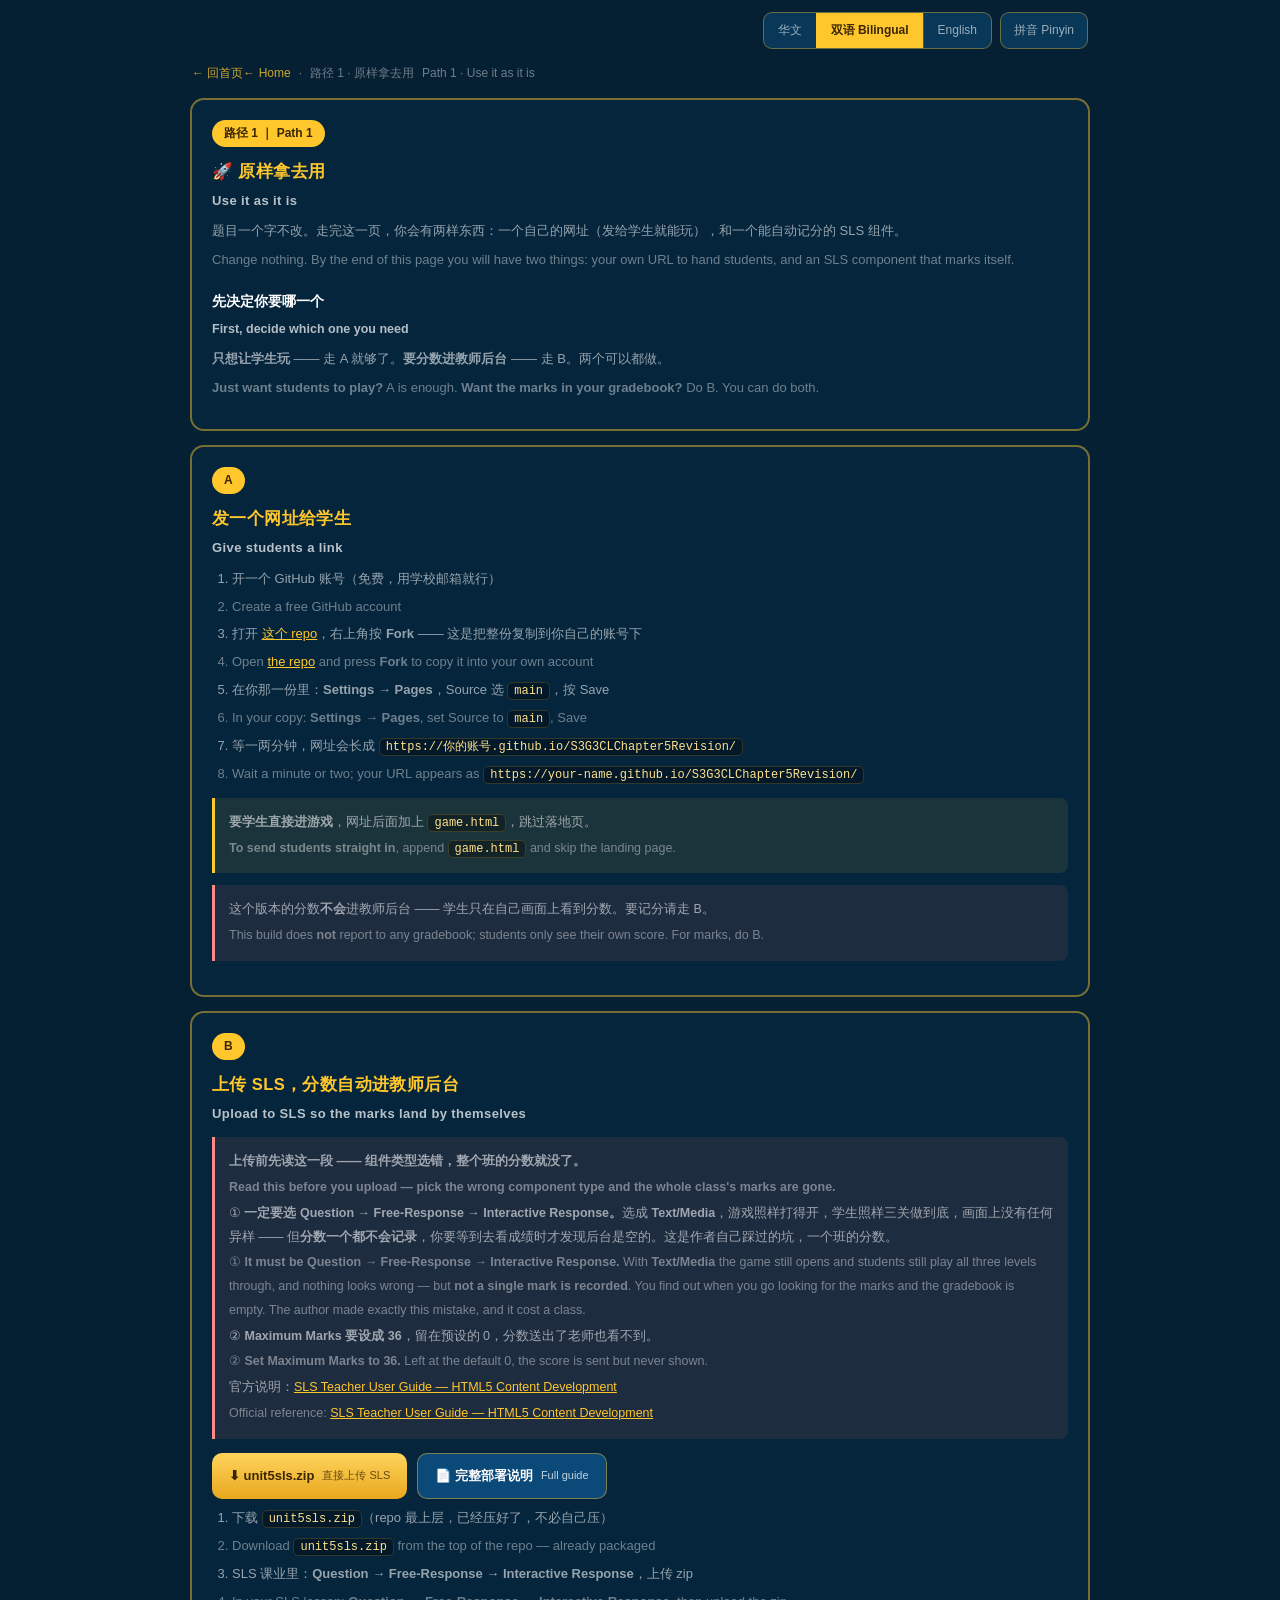
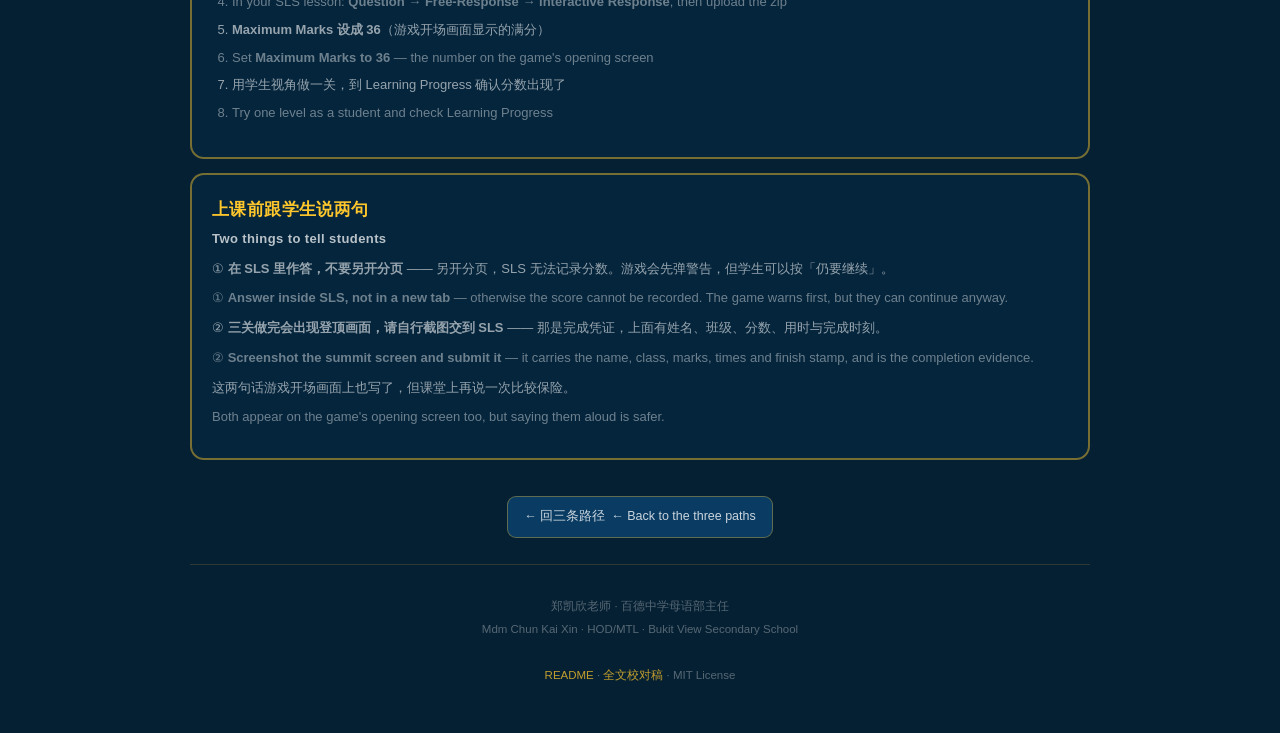
<file: tasks/1-use-as-is.html>
<!DOCTYPE html>
<html lang="zh-Hans">
<head>
<meta charset="utf-8">
<meta name="viewport" content="width=device-width,initial-scale=1">
<title>路径 1 · 原样拿去用 ｜ 中三G3华文单元五</title>
<link rel="stylesheet" href="../assets/site.css">
<script src="../assets/pinyin.js" defer></script>
<script src="../assets/site.js" defer></script>
</head>
<body>
<div class="wrap">
<div id="langbar"></div>
<div class="crumb">
  <a href="../index.html"><span class="zh">← 回首页</span><span class="en">← Home</span></a>
  <span>·</span><span class="zh">路径 1 · 原样拿去用</span><span class="en">Path 1 · Use it as it is</span>
</div>

<div class="card">
  <span class="num">路径 1 ｜ Path 1</span>
  <h2 class="zh">🚀 原样拿去用</h2>
  <h2 class="en">Use it as it is</h2>
  <p class="zh">题目一个字不改。走完这一页，你会有两样东西：一个自己的网址（发给学生就能玩），和一个能自动记分的 SLS 组件。</p>
  <p class="en">Change nothing. By the end of this page you will have two things: your own URL to hand students, and an SLS component that marks itself.</p>

  <h3 class="zh">先决定你要哪一个</h3>
  <h3 class="en">First, decide which one you need</h3>
  <p class="zh"><b>只想让学生玩</b> —— 走 A 就够了。<b>要分数进教师后台</b> —— 走 B。两个可以都做。</p>
  <p class="en"><b>Just want students to play?</b> A is enough. <b>Want the marks in your gradebook?</b> Do B. You can do both.</p>
</div>

<div class="card">
  <span class="num">A</span>
  <h2 class="zh">发一个网址给学生</h2>
  <h2 class="en">Give students a link</h2>
  <ol>
    <li class="zh">开一个 GitHub 账号（免费，用学校邮箱就行）</li>
    <li class="en">Create a free GitHub account</li>
    <li class="zh">打开 <a href="https://github.com/kaixinbuilds/S3G3CLChapter5Revision">这个 repo</a>，右上角按 <b>Fork</b> —— 这是把整份复制到你自己的账号下</li>
    <li class="en">Open <a href="https://github.com/kaixinbuilds/S3G3CLChapter5Revision">the repo</a> and press <b>Fork</b> to copy it into your own account</li>
    <li class="zh">在你那一份里：<b>Settings → Pages</b>，Source 选 <code>main</code>，按 Save</li>
    <li class="en">In your copy: <b>Settings → Pages</b>, set Source to <code>main</code>, Save</li>
    <li class="zh">等一两分钟，网址会长成 <code>https://你的账号.github.io/S3G3CLChapter5Revision/</code></li>
    <li class="en">Wait a minute or two; your URL appears as <code>https://your-name.github.io/S3G3CLChapter5Revision/</code></li>
  </ol>
  <div class="note">
    <p class="zh"><b>要学生直接进游戏</b>，网址后面加上 <code>game.html</code>，跳过落地页。</p>
    <p class="en"><b>To send students straight in</b>, append <code>game.html</code> and skip the landing page.</p>
  </div>
  <div class="note warn">
    <p class="zh">这个版本的分数<b>不会</b>进教师后台 —— 学生只在自己画面上看到分数。要记分请走 B。</p>
    <p class="en">This build does <b>not</b> report to any gradebook; students only see their own score. For marks, do B.</p>
  </div>
</div>

<div class="card" id="sls">
  <span class="num">B</span>
  <h2 class="zh">上传 SLS，分数自动进教师后台</h2>
  <h2 class="en">Upload to SLS so the marks land by themselves</h2>
  <div class="note warn">
    <p class="zh"><b>上传前先读这一段 —— 组件类型选错，整个班的分数就没了。</b></p>
    <p class="en"><b>Read this before you upload — pick the wrong component type and the whole class's marks are gone.</b></p>
    <p class="zh">① <b>一定要选 Question → Free-Response → Interactive Response。</b>选成 <b>Text/Media</b>，游戏照样打得开，学生照样三关做到底，画面上没有任何异样 —— 但<b>分数一个都不会记录</b>，你要等到去看成绩时才发现后台是空的。这是作者自己踩过的坑，一个班的分数。</p>
    <p class="en">① <b>It must be Question → Free-Response → Interactive Response.</b> With <b>Text/Media</b> the game still opens and students still play all three levels through, and nothing looks wrong — but <b>not a single mark is recorded</b>. You find out when you go looking for the marks and the gradebook is empty. The author made exactly this mistake, and it cost a class.</p>
    <p class="zh">② <b>Maximum Marks 要设成 36</b>，留在预设的 0，分数送出了老师也看不到。</p>
    <p class="en">② <b>Set Maximum Marks to 36.</b> Left at the default 0, the score is sent but never shown.</p>
    <p class="zh">官方说明：<a href="https://www.learning.moe.edu.sg/teacher-user-guide/author/html5-content-development/" target="_blank" rel="noopener">SLS Teacher User Guide — HTML5 Content Development</a></p>
    <p class="en">Official reference: <a href="https://www.learning.moe.edu.sg/teacher-user-guide/author/html5-content-development/" target="_blank" rel="noopener">SLS Teacher User Guide — HTML5 Content Development</a></p>
  </div>
  <div class="dl">
    <a class="btn" href="../unit5sls.zip" download>⬇ unit5sls.zip <span class="sub">直接上传 SLS</span></a>
    <a class="btn ghost" href="../docs/sls-deployment.md">📄 完整部署说明 <span class="sub">Full guide</span></a>
  </div>
  <ol>
    <li class="zh">下载 <code>unit5sls.zip</code>（repo 最上层，已经压好了，不必自己压）</li>
    <li class="en">Download <code>unit5sls.zip</code> from the top of the repo — already packaged</li>
    <li class="zh">SLS 课业里：<b>Question → Free-Response → Interactive Response</b>，上传 zip</li>
    <li class="en">In your SLS lesson: <b>Question → Free-Response → Interactive Response</b>, then upload the zip</li>
    <li class="zh"><b>Maximum Marks 设成 36</b>（游戏开场画面显示的满分）</li>
    <li class="en">Set <b>Maximum Marks to 36</b> — the number on the game's opening screen</li>
    <li class="zh">用学生视角做一关，到 Learning Progress 确认分数出现了</li>
    <li class="en">Try one level as a student and check Learning Progress</li>
  </ol>
</div>

<div class="card">
  <h2 class="zh">上课前跟学生说两句</h2>
  <h2 class="en">Two things to tell students</h2>
  <p class="zh">① <b>在 SLS 里作答，不要另开分页</b> —— 另开分页，SLS 无法记录分数。游戏会先弹警告，但学生可以按「仍要继续」。</p>
  <p class="en">① <b>Answer inside SLS, not in a new tab</b> — otherwise the score cannot be recorded. The game warns first, but they can continue anyway.</p>
  <p class="zh">② <b>三关做完会出现登顶画面，请自行截图交到 SLS</b> —— 那是完成凭证，上面有姓名、班级、分数、用时与完成时刻。</p>
  <p class="en">② <b>Screenshot the summit screen and submit it</b> — it carries the name, class, marks, times and finish stamp, and is the completion evidence.</p>
  <p class="zh">这两句话游戏开场画面上也写了，但课堂上再说一次比较保险。</p>
  <p class="en">Both appear on the game's opening screen too, but saying them aloud is safer.</p>
</div>
<div class="center">
  <a class="back" href="../index.html#build">
    <span class="zh">← 回三条路径</span><span class="en">← Back to the three paths</span>
  </a>
</div>
<div class="rule"></div>
<footer>
  <div class="zh">郑凯欣老师 · 百德中学母语部主任</div>
  <div class="en">Mdm Chun Kai Xin · HOD/MTL · Bukit View Secondary School</div>
  <br><a href="../README.md">README</a> · <a href="../docs/全文校对稿.md">全文校对稿</a> · MIT License
</footer>
</div>
</body>
</html>
</file>
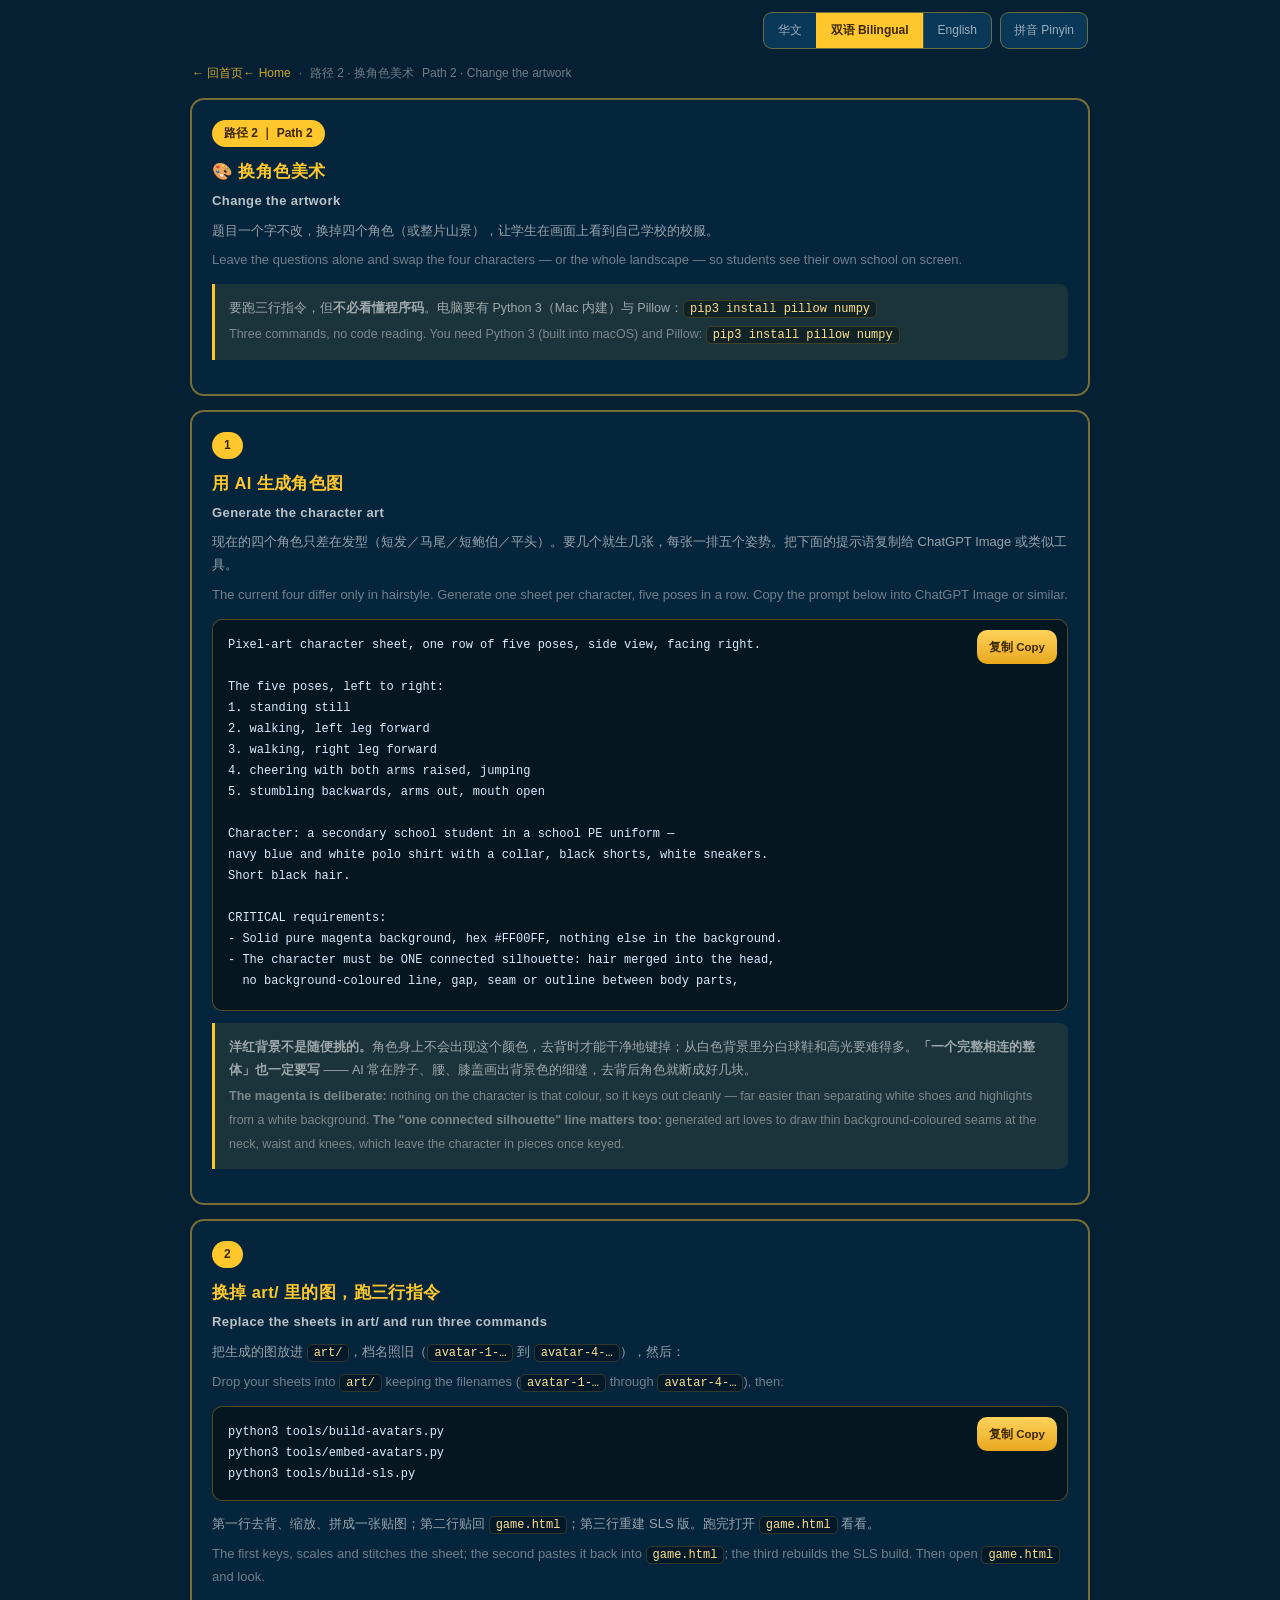
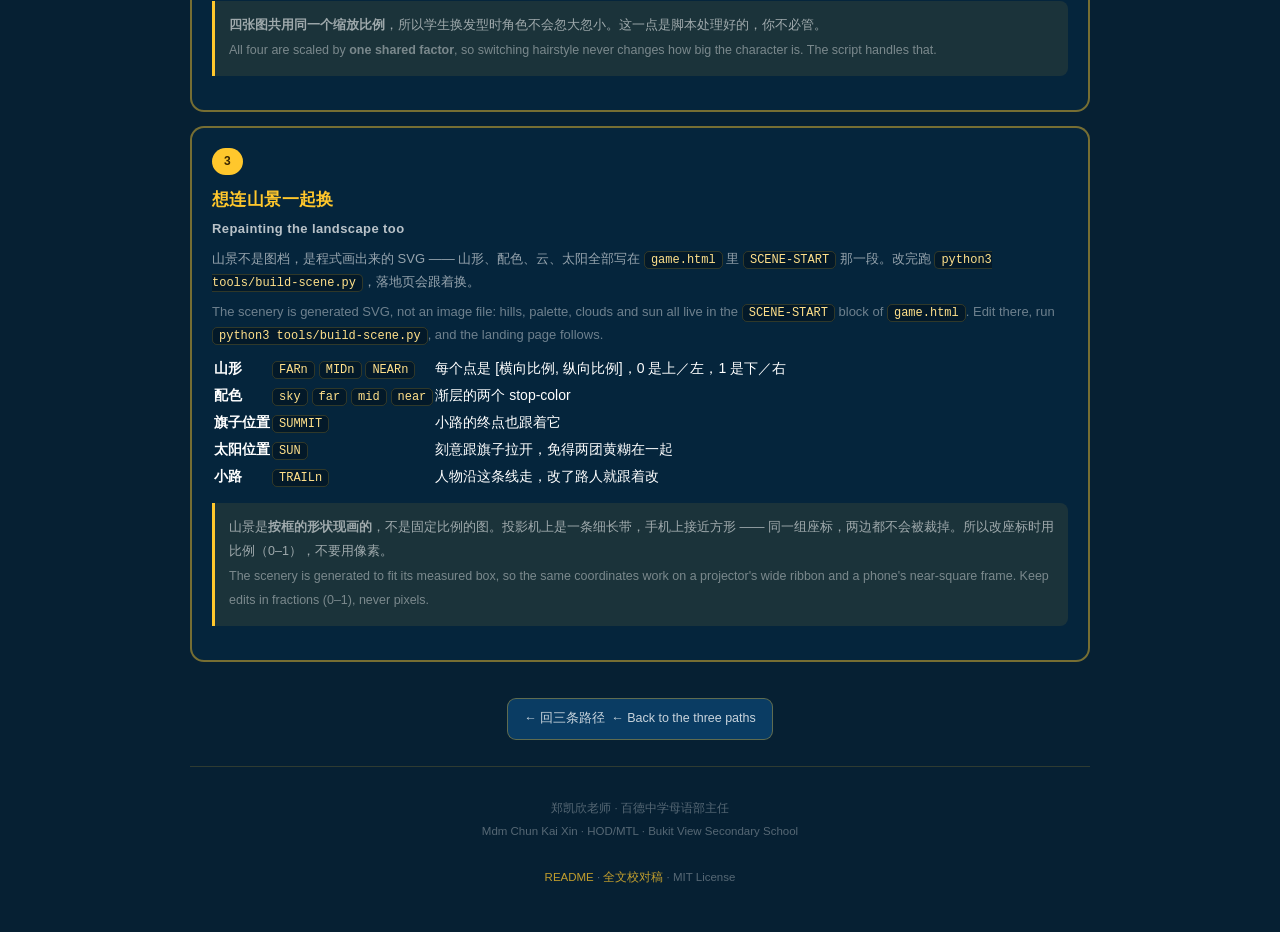
<file: tasks/2-change-art.html>
<!DOCTYPE html>
<html lang="zh-Hans">
<head>
<meta charset="utf-8">
<meta name="viewport" content="width=device-width,initial-scale=1">
<title>路径 2 · 换角色美术 ｜ 中三G3华文单元五</title>
<link rel="stylesheet" href="../assets/site.css">
<script src="../assets/pinyin.js" defer></script>
<script src="../assets/site.js" defer></script>
</head>
<body>
<div class="wrap">
<div id="langbar"></div>
<div class="crumb">
  <a href="../index.html"><span class="zh">← 回首页</span><span class="en">← Home</span></a>
  <span>·</span><span class="zh">路径 2 · 换角色美术</span><span class="en">Path 2 · Change the artwork</span>
</div>

<div class="card">
  <span class="num">路径 2 ｜ Path 2</span>
  <h2 class="zh">🎨 换角色美术</h2>
  <h2 class="en">Change the artwork</h2>
  <p class="zh">题目一个字不改，换掉四个角色（或整片山景），让学生在画面上看到自己学校的校服。</p>
  <p class="en">Leave the questions alone and swap the four characters — or the whole landscape — so students see their own school on screen.</p>
  <div class="note">
    <p class="zh">要跑三行指令，但<b>不必看懂程序码</b>。电脑要有 Python 3（Mac 内建）与 Pillow：<code>pip3 install pillow numpy</code></p>
    <p class="en">Three commands, no code reading. You need Python 3 (built into macOS) and Pillow: <code>pip3 install pillow numpy</code></p>
  </div>
</div>

<div class="card">
  <span class="num">1</span>
  <h2 class="zh">用 AI 生成角色图</h2>
  <h2 class="en">Generate the character art</h2>
  <p class="zh">现在的四个角色只差在发型（短发／马尾／短鲍伯／平头）。要几个就生几张，每张一排五个姿势。把下面的提示语复制给 ChatGPT Image 或类似工具。</p>
  <p class="en">The current four differ only in hairstyle. Generate one sheet per character, five poses in a row. Copy the prompt below into ChatGPT Image or similar.</p>

  <div class="prompt">
    <button class="btn copy" data-copy="p1">复制 Copy</button>
    <pre id="p1">Pixel-art character sheet, one row of five poses, side view, facing right.

The five poses, left to right:
1. standing still
2. walking, left leg forward
3. walking, right leg forward
4. cheering with both arms raised, jumping
5. stumbling backwards, arms out, mouth open

Character: a secondary school student in a school PE uniform —
navy blue and white polo shirt with a collar, black shorts, white sneakers.
Short black hair.

CRITICAL requirements:
- Solid pure magenta background, hex #FF00FF, nothing else in the background.
- The character must be ONE connected silhouette: hair merged into the head,
  no background-coloured line, gap, seam or outline between body parts,
  no floating pieces. Check the neck, waist and knees especially.
- All five poses at the SAME scale and standing on the SAME ground line.
- Thick black outlines, flat colours, no gradients, no shadows, no text.</pre>
  </div>

  <div class="note">
    <p class="zh"><b>洋红背景不是随便挑的。</b>角色身上不会出现这个颜色，去背时才能干净地键掉；从白色背景里分白球鞋和高光要难得多。<b>「一个完整相连的整体」也一定要写</b> —— AI 常在脖子、腰、膝盖画出背景色的细缝，去背后角色就断成好几块。</p>
    <p class="en"><b>The magenta is deliberate:</b> nothing on the character is that colour, so it keys out cleanly — far easier than separating white shoes and highlights from a white background. <b>The "one connected silhouette" line matters too:</b> generated art loves to draw thin background-coloured seams at the neck, waist and knees, which leave the character in pieces once keyed.</p>
  </div>
</div>

<div class="card">
  <span class="num">2</span>
  <h2 class="zh">换掉 art/ 里的图，跑三行指令</h2>
  <h2 class="en">Replace the sheets in art/ and run three commands</h2>
  <p class="zh">把生成的图放进 <code>art/</code>，档名照旧（<code>avatar-1-…</code> 到 <code>avatar-4-…</code>），然后：</p>
  <p class="en">Drop your sheets into <code>art/</code> keeping the filenames (<code>avatar-1-…</code> through <code>avatar-4-…</code>), then:</p>
  <div class="prompt">
    <button class="btn copy" data-copy="p2">复制 Copy</button>
    <pre id="p2">python3 tools/build-avatars.py
python3 tools/embed-avatars.py
python3 tools/build-sls.py</pre>
  </div>
  <p class="zh">第一行去背、缩放、拼成一张贴图；第二行贴回 <code>game.html</code>；第三行重建 SLS 版。跑完打开 <code>game.html</code> 看看。</p>
  <p class="en">The first keys, scales and stitches the sheet; the second pastes it back into <code>game.html</code>; the third rebuilds the SLS build. Then open <code>game.html</code> and look.</p>
  <div class="note">
    <p class="zh"><b>四张图共用同一个缩放比例</b>，所以学生换发型时角色不会忽大忽小。这一点是脚本处理好的，你不必管。</p>
    <p class="en">All four are scaled by <b>one shared factor</b>, so switching hairstyle never changes how big the character is. The script handles that.</p>
  </div>
</div>

<div class="card">
  <span class="num">3</span>
  <h2 class="zh">想连山景一起换</h2>
  <h2 class="en">Repainting the landscape too</h2>
  <p class="zh">山景不是图档，是程式画出来的 SVG —— 山形、配色、云、太阳全部写在 <code>game.html</code> 里 <code>SCENE-START</code> 那一段。改完跑 <code>python3 tools/build-scene.py</code>，落地页会跟着换。</p>
  <p class="en">The scenery is generated SVG, not an image file: hills, palette, clouds and sun all live in the <code>SCENE-START</code> block of <code>game.html</code>. Edit there, run <code>python3 tools/build-scene.py</code>, and the landing page follows.</p>
  <table>
    <tr><td class="zh"><b>山形</b></td><td><code>FARn</code> <code>MIDn</code> <code>NEARn</code></td>
        <td class="zh">每个点是 [横向比例, 纵向比例]，0 是上／左，1 是下／右</td></tr>
    <tr><td class="zh"><b>配色</b></td><td><code>sky</code> <code>far</code> <code>mid</code> <code>near</code></td>
        <td class="zh">渐层的两个 stop-color</td></tr>
    <tr><td class="zh"><b>旗子位置</b></td><td><code>SUMMIT</code></td><td class="zh">小路的终点也跟着它</td></tr>
    <tr><td class="zh"><b>太阳位置</b></td><td><code>SUN</code></td><td class="zh">刻意跟旗子拉开，免得两团黄糊在一起</td></tr>
    <tr><td class="zh"><b>小路</b></td><td><code>TRAILn</code></td><td class="zh">人物沿这条线走，改了路人就跟着改</td></tr>
  </table>
  <div class="note">
    <p class="zh">山景是<b>按框的形状现画的</b>，不是固定比例的图。投影机上是一条细长带，手机上接近方形 —— 同一组座标，两边都不会被裁掉。所以改座标时用比例（0–1），不要用像素。</p>
    <p class="en">The scenery is generated to fit its measured box, so the same coordinates work on a projector's wide ribbon and a phone's near-square frame. Keep edits in fractions (0–1), never pixels.</p>
  </div>
</div>
<div class="center">
  <a class="back" href="../index.html#build">
    <span class="zh">← 回三条路径</span><span class="en">← Back to the three paths</span>
  </a>
</div>
<div class="rule"></div>
<footer>
  <div class="zh">郑凯欣老师 · 百德中学母语部主任</div>
  <div class="en">Mdm Chun Kai Xin · HOD/MTL · Bukit View Secondary School</div>
  <br><a href="../README.md">README</a> · <a href="../docs/全文校对稿.md">全文校对稿</a> · MIT License
</footer>
</div>
</body>
</html>
</file>
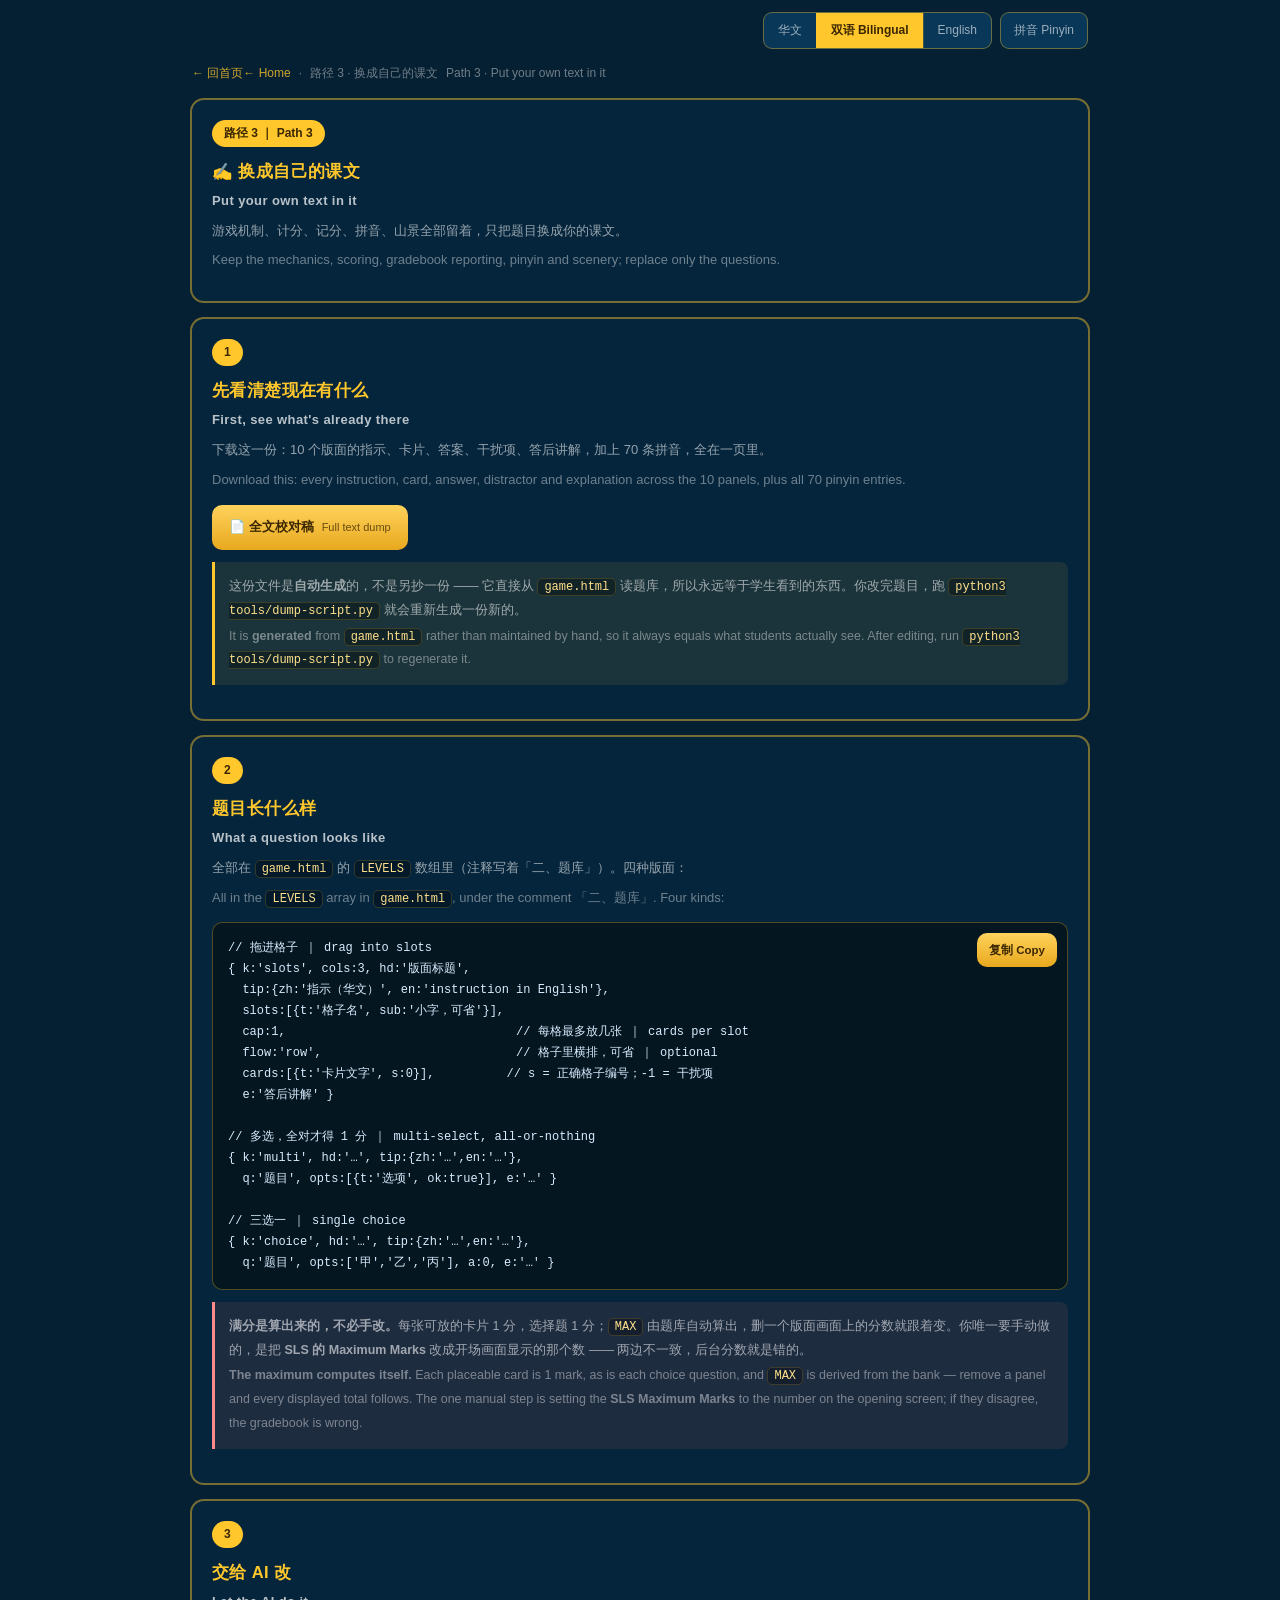
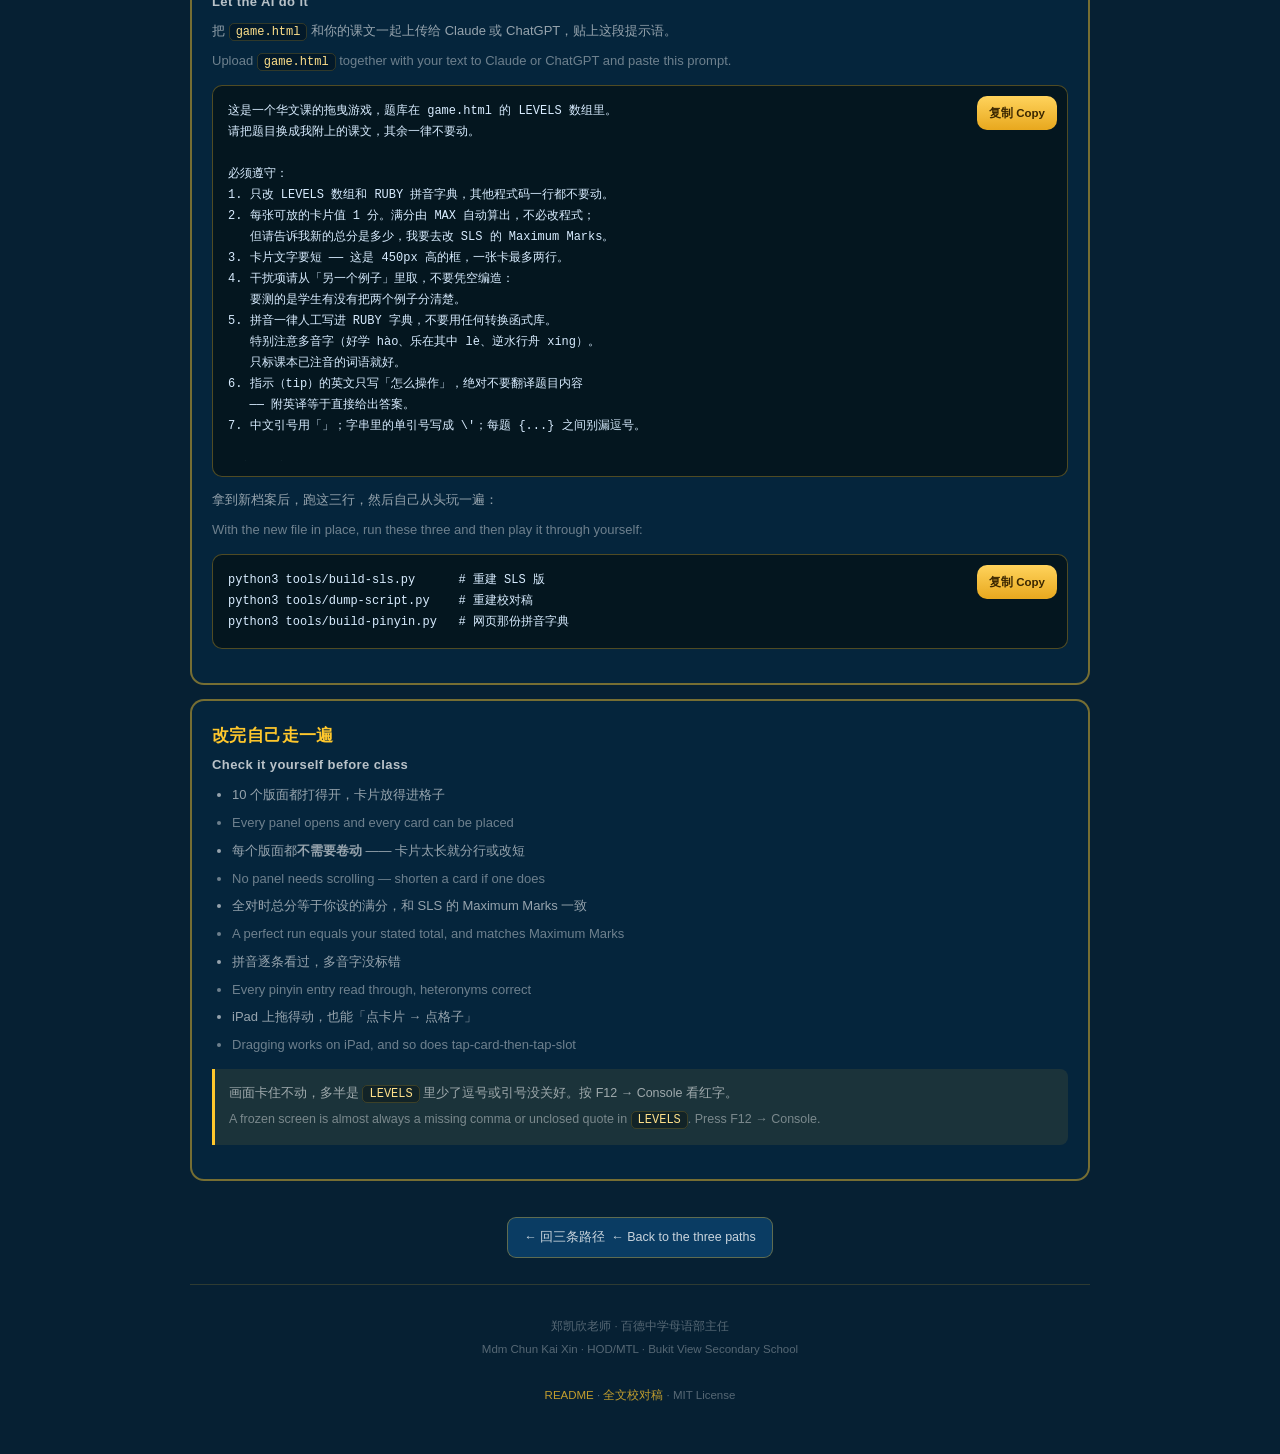
<file: tasks/3-change-questions.html>
<!DOCTYPE html>
<html lang="zh-Hans">
<head>
<meta charset="utf-8">
<meta name="viewport" content="width=device-width,initial-scale=1">
<title>路径 3 · 换成自己的课文 ｜ 中三G3华文单元五</title>
<link rel="stylesheet" href="../assets/site.css">
<script src="../assets/pinyin.js" defer></script>
<script src="../assets/site.js" defer></script>
</head>
<body>
<div class="wrap">
<div id="langbar"></div>
<div class="crumb">
  <a href="../index.html"><span class="zh">← 回首页</span><span class="en">← Home</span></a>
  <span>·</span><span class="zh">路径 3 · 换成自己的课文</span><span class="en">Path 3 · Put your own text in it</span>
</div>

<div class="card">
  <span class="num">路径 3 ｜ Path 3</span>
  <h2 class="zh">✍️ 换成自己的课文</h2>
  <h2 class="en">Put your own text in it</h2>
  <p class="zh">游戏机制、计分、记分、拼音、山景全部留着，只把题目换成你的课文。</p>
  <p class="en">Keep the mechanics, scoring, gradebook reporting, pinyin and scenery; replace only the questions.</p>
</div>

<div class="card">
  <span class="num">1</span>
  <h2 class="zh">先看清楚现在有什么</h2>
  <h2 class="en">First, see what's already there</h2>
  <p class="zh">下载这一份：10 个版面的指示、卡片、答案、干扰项、答后讲解，加上 70 条拼音，全在一页里。</p>
  <p class="en">Download this: every instruction, card, answer, distractor and explanation across the 10 panels, plus all 70 pinyin entries.</p>
  <div class="dl">
    <a class="btn" href="../docs/全文校对稿.md" download>📄 全文校对稿 <span class="sub">Full text dump</span></a>
  </div>
  <div class="note">
    <p class="zh">这份文件是<b>自动生成</b>的，不是另抄一份 —— 它直接从 <code>game.html</code> 读题库，所以永远等于学生看到的东西。你改完题目，跑 <code>python3 tools/dump-script.py</code> 就会重新生成一份新的。</p>
    <p class="en">It is <b>generated</b> from <code>game.html</code> rather than maintained by hand, so it always equals what students actually see. After editing, run <code>python3 tools/dump-script.py</code> to regenerate it.</p>
  </div>
</div>

<div class="card">
  <span class="num">2</span>
  <h2 class="zh">题目长什么样</h2>
  <h2 class="en">What a question looks like</h2>
  <p class="zh">全部在 <code>game.html</code> 的 <code>LEVELS</code> 数组里（注释写着「二、题库」）。四种版面：</p>
  <p class="en">All in the <code>LEVELS</code> array in <code>game.html</code>, under the comment 「二、题库」. Four kinds:</p>
  <div class="prompt">
    <button class="btn copy" data-copy="p3">复制 Copy</button>
    <pre id="p3">// 拖进格子 ｜ drag into slots
{ k:'slots', cols:3, hd:'版面标题',
  tip:{zh:'指示（华文）', en:'instruction in English'},
  slots:[{t:'格子名', sub:'小字，可省'}],
  cap:1,                                // 每格最多放几张 ｜ cards per slot
  flow:'row',                           // 格子里横排，可省 ｜ optional
  cards:[{t:'卡片文字', s:0}],          // s = 正确格子编号；-1 = 干扰项
  e:'答后讲解' }

// 多选，全对才得 1 分 ｜ multi-select, all-or-nothing
{ k:'multi', hd:'…', tip:{zh:'…',en:'…'},
  q:'题目', opts:[{t:'选项', ok:true}], e:'…' }

// 三选一 ｜ single choice
{ k:'choice', hd:'…', tip:{zh:'…',en:'…'},
  q:'题目', opts:['甲','乙','丙'], a:0, e:'…' }</pre>
  </div>
  <div class="note warn">
    <p class="zh"><b>满分是算出来的，不必手改。</b>每张可放的卡片 1 分，选择题 1 分；<code>MAX</code> 由题库自动算出，删一个版面画面上的分数就跟着变。你唯一要手动做的，是把 <b>SLS 的 Maximum Marks</b> 改成开场画面显示的那个数 —— 两边不一致，后台分数就是错的。</p>
    <p class="en"><b>The maximum computes itself.</b> Each placeable card is 1 mark, as is each choice question, and <code>MAX</code> is derived from the bank — remove a panel and every displayed total follows. The one manual step is setting the <b>SLS Maximum Marks</b> to the number on the opening screen; if they disagree, the gradebook is wrong.</p>
  </div>
</div>

<div class="card">
  <span class="num">3</span>
  <h2 class="zh">交给 AI 改</h2>
  <h2 class="en">Let the AI do it</h2>
  <p class="zh">把 <code>game.html</code> 和你的课文一起上传给 Claude 或 ChatGPT，贴上这段提示语。</p>
  <p class="en">Upload <code>game.html</code> together with your text to Claude or ChatGPT and paste this prompt.</p>
  <div class="prompt">
    <button class="btn copy" data-copy="p4">复制 Copy</button>
    <pre id="p4">这是一个华文课的拖曳游戏，题库在 game.html 的 LEVELS 数组里。
请把题目换成我附上的课文，其余一律不要动。

必须遵守：
1. 只改 LEVELS 数组和 RUBY 拼音字典，其他程式码一行都不要动。
2. 每张可放的卡片值 1 分。满分由 MAX 自动算出，不必改程式；
   但请告诉我新的总分是多少，我要去改 SLS 的 Maximum Marks。
3. 卡片文字要短 —— 这是 450px 高的框，一张卡最多两行。
4. 干扰项请从「另一个例子」里取，不要凭空编造：
   要测的是学生有没有把两个例子分清楚。
5. 拼音一律人工写进 RUBY 字典，不要用任何转换函式库。
   特别注意多音字（好学 hào、乐在其中 lè、逆水行舟 xíng）。
   只标课本已注音的词语就好。
6. 指示（tip）的英文只写「怎么操作」，绝对不要翻译题目内容
   —— 附英译等于直接给出答案。
7. 中文引号用「」；字串里的单引号写成 \'；每题 {...} 之间别漏逗号。

改完请把完整的 game.html 给我下载。</pre>
  </div>
  <p class="zh">拿到新档案后，跑这三行，然后自己从头玩一遍：</p>
  <p class="en">With the new file in place, run these three and then play it through yourself:</p>
  <div class="prompt">
    <button class="btn copy" data-copy="p5">复制 Copy</button>
    <pre id="p5">python3 tools/build-sls.py      # 重建 SLS 版
python3 tools/dump-script.py    # 重建校对稿
python3 tools/build-pinyin.py   # 网页那份拼音字典</pre>
  </div>
</div>

<div class="card">
  <h2 class="zh">改完自己走一遍</h2>
  <h2 class="en">Check it yourself before class</h2>
  <ul>
    <li class="zh">10 个版面都打得开，卡片放得进格子</li>
    <li class="en">Every panel opens and every card can be placed</li>
    <li class="zh">每个版面都<b>不需要卷动</b> —— 卡片太长就分行或改短</li>
    <li class="en">No panel needs scrolling — shorten a card if one does</li>
    <li class="zh">全对时总分等于你设的满分，和 SLS 的 Maximum Marks 一致</li>
    <li class="en">A perfect run equals your stated total, and matches Maximum Marks</li>
    <li class="zh">拼音逐条看过，多音字没标错</li>
    <li class="en">Every pinyin entry read through, heteronyms correct</li>
    <li class="zh">iPad 上拖得动，也能「点卡片 → 点格子」</li>
    <li class="en">Dragging works on iPad, and so does tap-card-then-tap-slot</li>
  </ul>
  <div class="note">
    <p class="zh">画面卡住不动，多半是 <code>LEVELS</code> 里少了逗号或引号没关好。按 F12 → Console 看红字。</p>
    <p class="en">A frozen screen is almost always a missing comma or unclosed quote in <code>LEVELS</code>. Press F12 → Console.</p>
  </div>
</div>
<div class="center">
  <a class="back" href="../index.html#build">
    <span class="zh">← 回三条路径</span><span class="en">← Back to the three paths</span>
  </a>
</div>
<div class="rule"></div>
<footer>
  <div class="zh">郑凯欣老师 · 百德中学母语部主任</div>
  <div class="en">Mdm Chun Kai Xin · HOD/MTL · Bukit View Secondary School</div>
  <br><a href="../README.md">README</a> · <a href="../docs/全文校对稿.md">全文校对稿</a> · MIT License
</footer>
</div>
</body>
</html>
</file>
<file: assets/site.css>
/* ════════════════════════════════════════════════
   老师页面共用样式 ｜ Shared styling for the teacher-facing pages
   配色取自游戏本身：连绵的绿丘、蓝天、暖黄的太阳与旗子。
   Palette lifted from the game itself: rolling green hills, blue sky, and the
   warm yellow of the sun and the summit flag.
   （游戏 game.html 仍是单一档案、不引用这个 CSS —— SLS sandbox 不允许外部档案）
   (game.html stays single-file and does not use this CSS — the SLS sandbox blocks external files)
   ════════════════════════════════════════════════ */

:root{
  --navy:#062033;          /* 页面底色 page background */
  --panel:rgba(6,38,62,.9);
  --panel-hi:rgba(12,62,100,.94);
  --gold:#FFC72C;          /* 山顶的旗子 the summit flag */
  --green:#3fae63;         /* 山丘的绿 the green of the hills */
  --sky1:#2b8fd6;          /* 游戏天空 game sky */
  --sky2:#cfeafb;
  --ink:#fff;
  --dim:rgba(255,255,255,.58);
  --dimmer:rgba(255,255,255,.42);
}

*{box-sizing:border-box;margin:0;padding:0}
html{scroll-behavior:smooth}
body{
  background:var(--navy);color:var(--ink);
  min-height:100vh;
  font-family:'Microsoft YaHei','PingFang SC','Heiti SC','SimHei',sans-serif;
  font-size:14px;line-height:1.75;
  display:flex;flex-direction:column;align-items:center;
  padding:0 12px 48px;
}
.wrap{width:100%;max-width:900px}
.wrap.home{max-width:1060px}   /* 落地页的两道门可以宽一点 ｜ the landing page's doors get more room */
a{color:var(--gold)}

/* ════════ 语言切换 ｜ language switch ════════
   每段文字标 .zh 或 .en；未标的（数字、程序码、档名）永远显示。
   Every string is tagged .zh or .en; anything untagged (numbers, code, filenames) always shows. */
html[data-lang="zh"] .en{display:none !important}
html[data-lang="en"] .zh{display:none !important}

.langbar{display:flex;justify-content:flex-end;align-items:center;gap:8px;padding:12px 2px 0}

/* 拼音开关 ｜ the pinyin toggle
   位置和语言切换并排，两个都常驻可见 —— 需要扶的学生不必先去翻设定
   Sits beside the language switch; both stay visible, so a student who needs
   the support never has to go hunting in a settings page for it. */
.pytog{
  font:inherit;font-size:12px;padding:7px 13px;border-radius:9px;cursor:pointer;
  background:rgba(10,58,92,.92);border:1px solid rgba(255,199,44,.38);
  color:rgba(255,255,255,.6);transition:background .12s,color .12s;
  -webkit-tap-highlight-color:transparent;
}
.pytog:hover{color:#fff}
.pytog[aria-pressed="true"]{background:var(--gold);color:#3a2600;font-weight:700}

/* 拼音本身：和游戏里同一套做法 ｜ the ruby itself, same treatment as in the game */
ruby{ruby-align:center}
/* 关掉拼音时 <rt> 完全不占位置。用 visibility 隐藏的话，注音仍然占着宽度，
   「手机应用」中间就会裂开一道缝 —— 而关着拼音才是预设状态。
   With pinyin off the <rt> takes no space at all. Merely hiding it leaves the
   annotation occupying width, which tears words like 手机应用 apart in the
   default state. */
rt{font-size:.6em;font-weight:400;color:var(--gold);letter-spacing:0;line-height:1.1}
html:not(.py) rt{display:none}
.seg{display:inline-flex;background:rgba(10,58,92,.92);border:1px solid rgba(255,199,44,.38);
  border-radius:9px;overflow:hidden}
.seg button{
  font:inherit;font-size:12px;padding:7px 14px;background:none;border:none;
  color:rgba(255,255,255,.6);cursor:pointer;transition:background .12s,color .12s;
  -webkit-tap-highlight-color:transparent;
}
.seg button+button{border-left:1px solid rgba(255,199,44,.22)}
.seg button:hover{color:#fff}
.seg button[aria-pressed="true"]{background:var(--gold);color:#3a2600;font-weight:700}

/* ════════ 游戏场景当页头 ｜ the game scene as a page header ════════
   页头用的就是游戏里那一片山景 —— assets/scene.js 是从 game.html 抽出来的，
   所以落地页看到的山、云、太阳，和学生在游戏里看到的是同一片。
   The header IS the game's scenery: assets/scene.js is extracted from
   game.html, so the hills, clouds and sun on this page are literally the ones
   the students climb. */
.scene{
  position:relative;
  width:calc(100% + 24px);margin:10px -12px 0;   /* 抵销 body 两侧的 12px，做到满版 */
  height:clamp(230px,44vh,440px);
  border-top:2px solid var(--gold);border-bottom:2px solid var(--gold);
  overflow:hidden;background:linear-gradient(var(--sky1) 0%,var(--sky2) 100%);
}
.scene .art{position:absolute;inset:0}
.scene svg{display:block;width:100%;height:100%}

/* 云会飘，太阳的光晕轻轻呼吸 —— 和游戏里同一组动画
   Clouds drift and the sun's halo breathes: the same animation as in the game */
.cloud{animation:drift 34s ease-in-out infinite alternate}
.cloud.c1{animation-duration:46s;animation-delay:-8s}
.cloud.c2{animation-duration:27s;animation-delay:-14s}
.cloud.c3{animation-duration:52s;animation-delay:-3s}
@keyframes drift{from{transform:translateX(-14px)}to{transform:translateX(26px)}}
.sun{animation:breathe 7s ease-in-out infinite}
@keyframes breathe{0%,100%{opacity:.75}50%{opacity:1}}
@media(prefers-reduced-motion:reduce){.cloud,.sun{animation:none}}
/* 顶部柔和压暗，让标题读得清楚 ｜ soft scrim so the title stays readable */
/* 天空是亮的，所以标题自己带一块底，而不是把整片风景压暗
   The sky is bright, so the title carries its own backing instead of dimming
   the whole view the way a dark scrim would. */
.scene .title{
  position:absolute;left:50%;top:50%;transform:translate(-50%,-50%);z-index:2;
  width:min(92%,760px);text-align:center;padding:14px 22px;
  background:rgba(4,22,38,.72);border:2px solid rgba(255,199,44,.5);border-radius:16px;
  box-shadow:0 10px 34px rgba(0,0,0,.35);
  font-size:clamp(15px,2.4vw,26px);font-weight:900;letter-spacing:1px;color:#fff;line-height:1.5;
}
.scene .title .en{display:block;font-size:clamp(11px,1.2vw,15px);font-weight:700;margin-top:5px;opacity:.9}
html[data-lang="en"] .scene .title .en{font-size:clamp(14px,2.2vw,24px);margin-top:0;opacity:1}
/* 手机：页头收短一点，正文才不用一直往下滑 ｜ a shorter header on phones */
/* 手机：页头收短一点，标题框也收紧 —— 但仍旧居中，别把 top 改掉，
   否则 translate(-50%,-50%) 会把框往上抬出画面
   Phones get a shorter header and a tighter title box, but the box stays
   centred: overriding `top` here would let translate(-50%,-50%) lift it out
   of the scene entirely. */
@media(max-width:620px){
  .scene{height:clamp(200px,32vh,270px)}
  .scene .title{letter-spacing:0;padding:10px 14px;width:min(94%,520px)}
}

/* ════════ 页头文字 ｜ intro text ════════ */
.intro{text-align:center;padding:20px 6px 24px}
.intro p{font-size:13px;line-height:1.95;color:var(--dim)}
.intro p.en{color:var(--dimmer)}

@media(min-width:1100px){
  .intro p{font-size:15px}
  .door{padding:26px 24px}
  .door .icon{font-size:38px}
  .door .ttl{font-size:20px}
  .door .desc,.door .go,.door li{font-size:13.5px}
  .secHead h2{font-size:20px}
  .secHead p{font-size:13.5px}
}

/* ════════ 面板与门 ｜ panels and doors ════════ */
.doors{display:grid;gap:14px;grid-template-columns:1fr 1fr}
.paths{display:grid;gap:14px;grid-template-columns:repeat(3,1fr)}
@media(max-width:700px){.doors,.paths{grid-template-columns:1fr}}

.door{
  display:block;text-align:left;width:100%;font:inherit;text-decoration:none;color:var(--ink);
  background:var(--panel);border:2px solid var(--gold);border-radius:14px;padding:20px 18px;
  cursor:pointer;transition:transform .12s,box-shadow .12s,background .12s;
  -webkit-tap-highlight-color:transparent;
}
.door:hover,.door:focus-visible{transform:translateY(-3px);background:var(--panel-hi);
  box-shadow:0 8px 22px rgba(0,0,0,.35);outline:none}
.door .icon{font-size:32px;line-height:1;display:block;margin-bottom:10px}
.door .ttl{font-size:17px;font-weight:900;color:var(--gold);letter-spacing:.5px;display:block}
.door .ttl.en{font-size:13.5px;font-weight:700;color:rgba(255,255,255,.82);margin-top:3px}
html[data-lang="en"] .door .ttl.en{font-size:17px;font-weight:900;color:var(--gold);margin-top:0}
.door .desc{font-size:12px;color:var(--dimmer);margin-top:10px;line-height:1.8;display:block}
.door .go{font-size:12px;color:var(--green);font-weight:700;margin-top:12px;display:block}
.door ul{margin:10px 0 0 16px;padding:0}
.door li{font-size:12px;color:var(--dimmer);line-height:1.85}
.badge{
  display:inline-block;font-size:10.5px;font-weight:700;letter-spacing:.4px;
  padding:3px 9px;border-radius:20px;margin-bottom:11px;
  background:rgba(255,199,44,.14);color:var(--gold);border:1px solid rgba(255,199,44,.3)
}

/* ════════ 任务页 ｜ task pages ════════ */
.card{
  background:var(--panel);border:2px solid rgba(255,199,44,.45);border-radius:14px;
  padding:20px 20px 22px;margin:14px 0;
}
.card > .num{
  display:inline-block;background:var(--gold);color:#3a2600;font-weight:900;font-size:12px;
  border-radius:20px;padding:3px 12px;margin-bottom:10px
}
.card h2{font-size:16.5px;color:var(--gold);font-weight:900;letter-spacing:.4px}
.card h2.en{font-size:13px;color:rgba(255,255,255,.72);font-weight:700;margin-top:4px}
html[data-lang="en"] .card h2.en{font-size:16.5px;color:var(--gold);font-weight:900}
.card h3{font-size:13.5px;color:#fff;font-weight:800;margin:18px 0 5px}
.card h3.en{font-size:12.5px;color:rgba(255,255,255,.7);font-weight:700;margin:2px 0 5px}
html[data-lang="en"] .card h3.en{font-size:13.5px;color:#fff;font-weight:800;margin:18px 0 5px}
.card p{font-size:13px;color:var(--dim);margin:7px 0}
.card p.en{color:var(--dimmer)}
html[data-lang="en"] .card p.en{color:var(--dim)}
.card ol,.card ul{margin:8px 0 10px 20px}
.card li{font-size:13px;color:var(--dim);margin:5px 0}
.card li.en{color:var(--dimmer)}
html[data-lang="en"] .card li.en{color:var(--dim)}
.card code{
  background:rgba(0,0,0,.32);border:1px solid rgba(255,199,44,.18);border-radius:5px;
  padding:1px 6px;font-family:ui-monospace,SFMono-Regular,Menlo,monospace;font-size:12px;color:#ffe08a
}
.note{
  background:rgba(255,199,44,.09);border-left:3px solid var(--gold);border-radius:0 8px 8px 0;
  padding:11px 14px;margin:12px 0;font-size:12.5px;color:var(--dim);line-height:1.9
}
.note.warn{background:rgba(255,110,110,.1);border-left-color:#ff8888}
.note p{margin:2px 0;font-size:12.5px}

/* ════════ 下载与复制按钮 ｜ download and copy buttons ════════ */
.dl{display:flex;flex-wrap:wrap;gap:10px;margin:14px 0 4px}
.btn{
  display:inline-flex;align-items:center;gap:8px;font:inherit;font-size:13px;font-weight:700;
  background:linear-gradient(#FFD35C,#E8A81E);color:#3a2600;border:none;border-radius:10px;
  padding:11px 17px;cursor:pointer;text-decoration:none;transition:filter .12s,transform .12s;
  -webkit-tap-highlight-color:transparent;
}
.btn:hover{filter:brightness(1.08);transform:translateY(-1px)}
.btn.ghost{background:rgba(14,80,132,.85);color:#fff;border:1px solid rgba(255,199,44,.45)}
.btn .sub{font-weight:400;font-size:11px;opacity:.75}

.prompt{
  position:relative;background:#04161f;border:1px solid rgba(255,199,44,.3);
  border-radius:10px;padding:15px;margin:12px 0;
}
.prompt pre{
  white-space:pre-wrap;word-break:break-word;font-family:ui-monospace,SFMono-Regular,Menlo,monospace;
  font-size:12px;line-height:1.75;color:#d8ecff;max-height:360px;overflow:auto
}
.prompt .copy{position:absolute;top:10px;right:10px;font-size:11.5px;padding:7px 12px}

/* ════════ 导航 ｜ navigation ════════ */
.crumb{display:flex;flex-wrap:wrap;gap:8px;align-items:center;font-size:12px;color:var(--dimmer);padding:14px 2px 0}
.crumb a{color:rgba(255,199,44,.8);text-decoration:none}
.crumb a:hover{text-decoration:underline}
.back{
  display:inline-flex;align-items:center;gap:6px;margin:22px auto 0;
  background:rgba(14,80,132,.6);border:1px solid rgba(255,199,44,.35);border-radius:9px;
  padding:9px 16px;color:rgba(255,255,255,.78);font:inherit;font-size:12.5px;cursor:pointer;text-decoration:none
}
.back:hover{background:var(--panel-hi);color:#fff}
.center{text-align:center}
.rule{height:1px;background:rgba(255,199,44,.16);margin:26px 0}

footer{margin-top:30px;text-align:center;font-size:11.5px;color:rgba(255,255,255,.32);line-height:2}
footer a{color:rgba(255,199,44,.75);text-decoration:none}
footer a:hover{text-decoration:underline}

.section{display:none}
.section.on{display:block;animation:fade .22s ease}
@keyframes fade{from{opacity:0;transform:translateY(6px)}to{opacity:1;transform:none}}
.secHead{text-align:center;padding:6px 6px 20px}
.secHead h2{font-size:17px;font-weight:900;color:var(--gold);letter-spacing:.5px}
.secHead h2.en{font-size:12.5px;font-weight:700;color:rgba(255,255,255,.62);margin-top:5px}
html[data-lang="en"] .secHead h2.en{font-size:17px;font-weight:900;color:var(--gold);margin-top:0}
.secHead p{font-size:12px;color:var(--dimmer);margin-top:11px;line-height:1.85}
</file>
